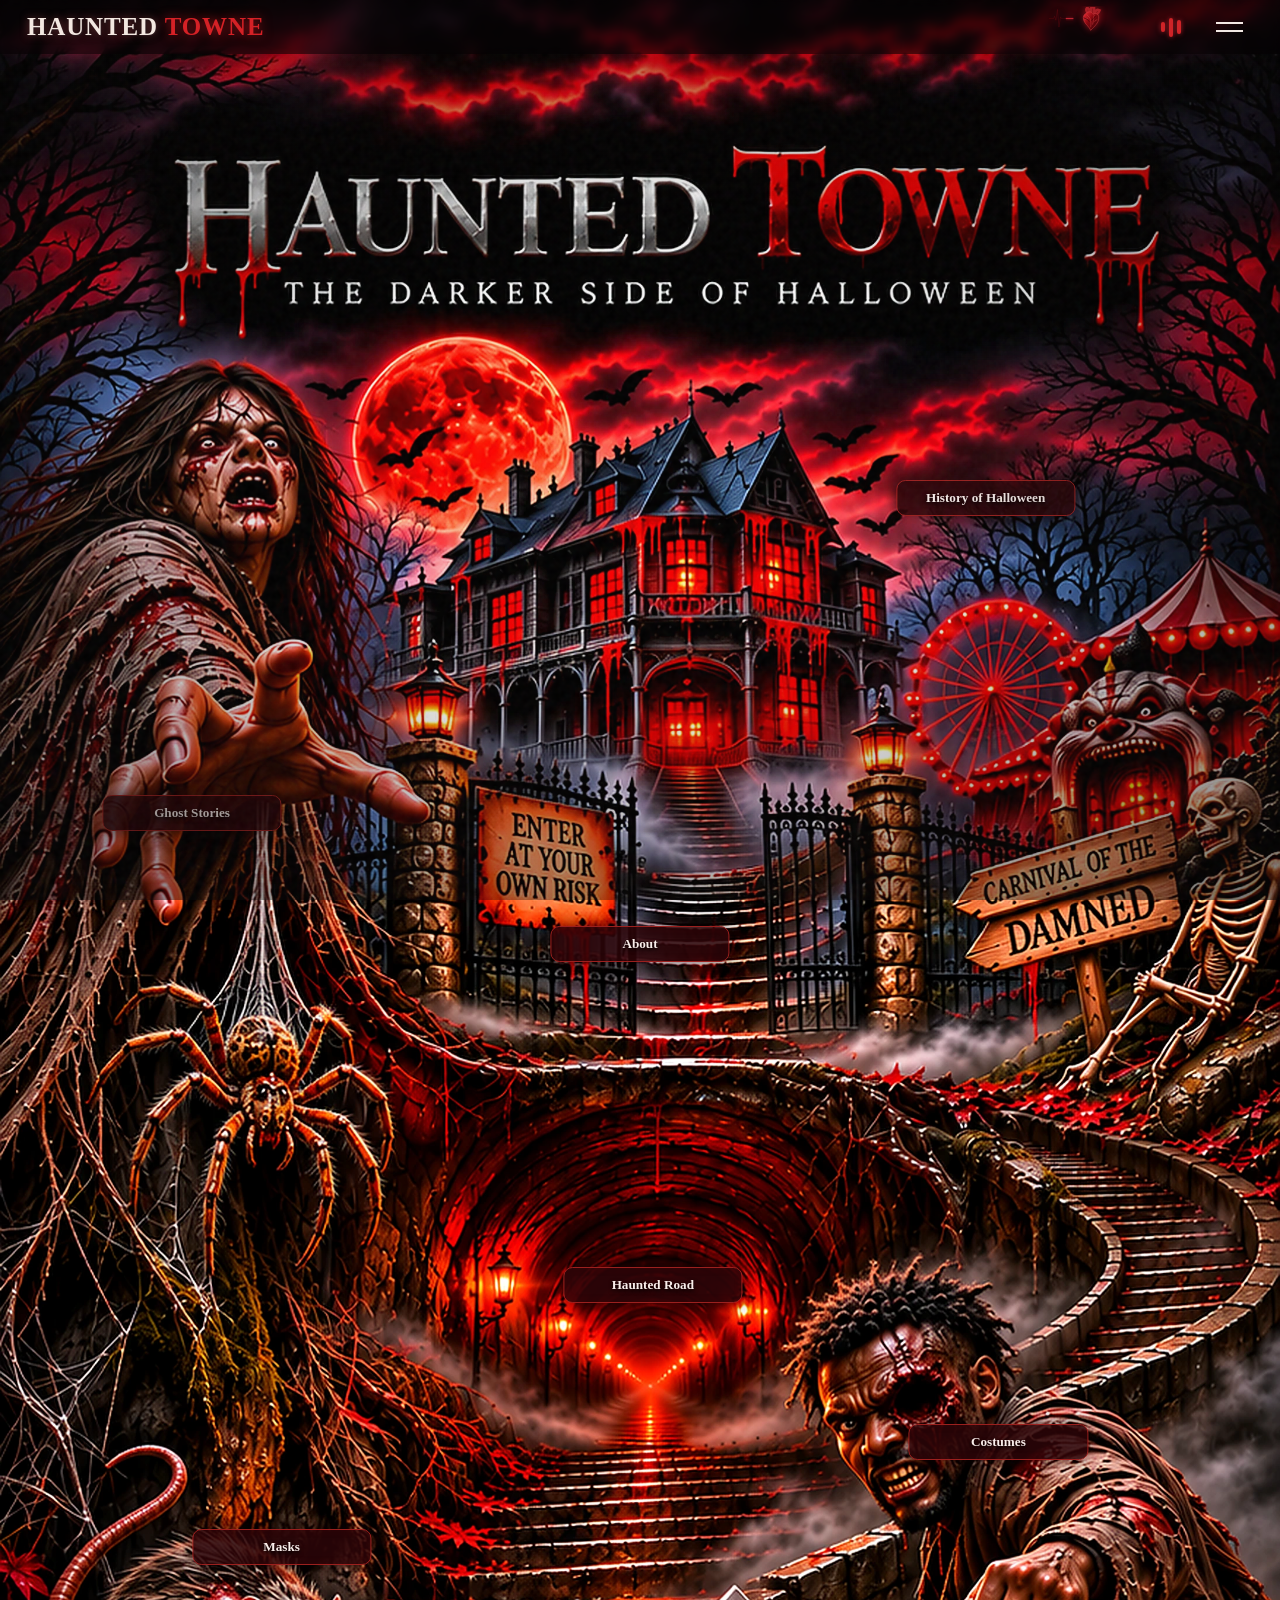
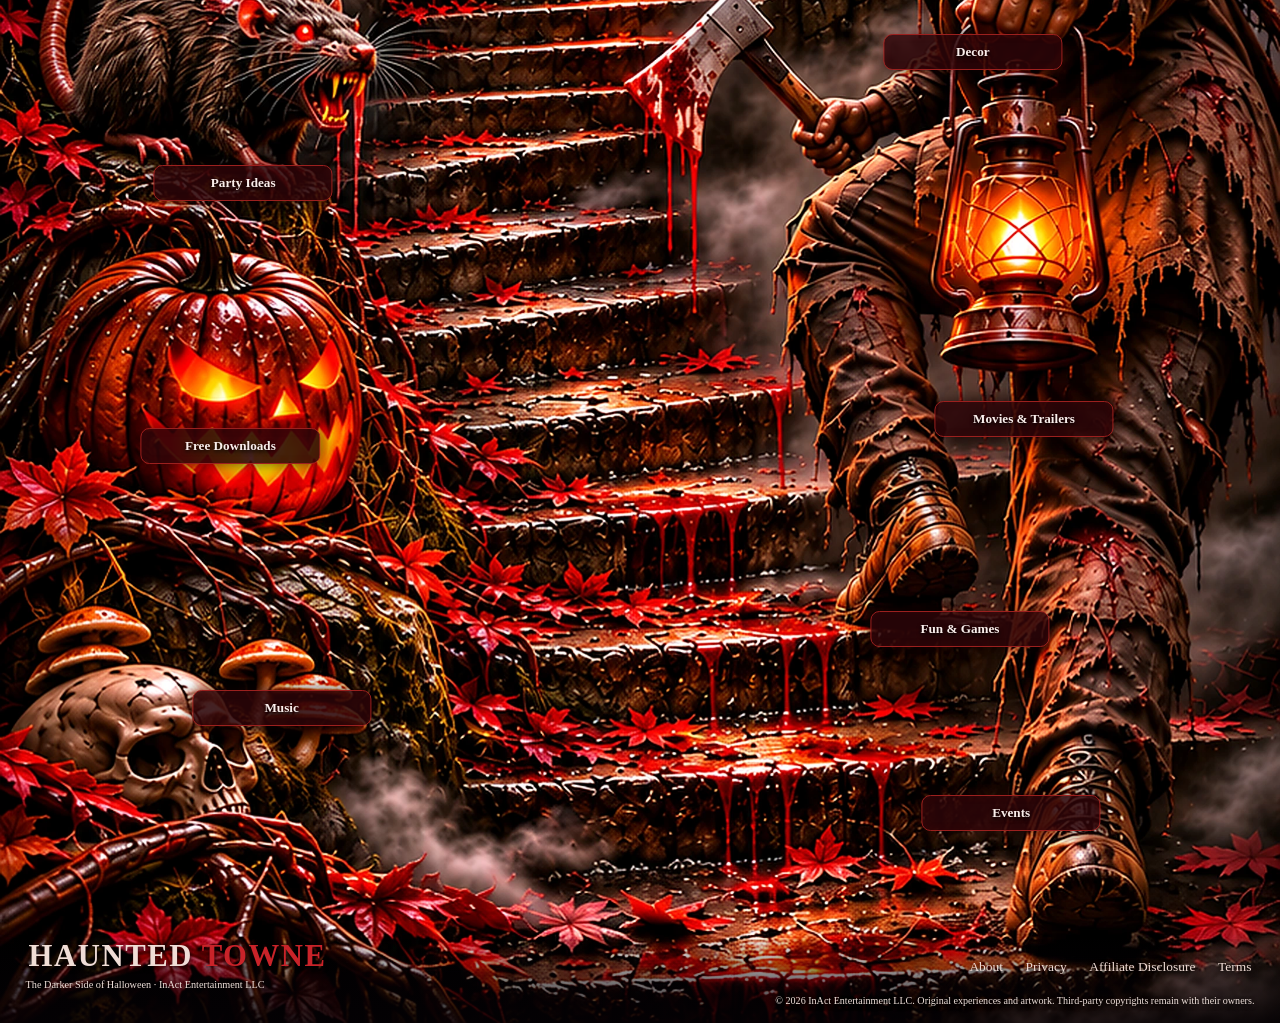
<file: index.html>
<!doctype html>
<html lang="en"><head>
<meta charset="utf-8"><meta name="viewport" content="width=device-width,initial-scale=1">
<meta name="theme-color" content="#080506">
<meta name="description" content="Enter Haunted Towne: spooky interactive stories, Halloween recipes, free games, top 100 horror movies and books, costumes and masks, and local event discovery.">
<meta property="og:title" content="Haunted Towne — Halloween by InAct Entertainment">
<meta property="og:description" content="Follow the haunted road. Discover Halloween stories, scares, recipes, free games, and more.">
<link rel="icon" href="./assets/icon.svg" type="image/svg+xml">
<link rel="manifest" href="./manifest.webmanifest"><link rel="stylesheet" href="./styles.css"><link rel="stylesheet" href="./adult-horror.css"><link rel="stylesheet" href="./media-gallery.css">
<title>Haunted Towne | Halloween by InAct Entertainment LLC</title>
<script defer src="./data/catalog.js?v=20261031reorder2026"></script>
<script defer src="./app.js?v=20261031theaterfix1"></script>
<script defer src="./story-complete.js"></script>
<script defer src="./library-expansion.js"></script>
<script defer src="./media-source.js"></script>
<script defer src="./media-gallery.js?v=20261031horrorbanner"></script><script defer src="./movie-profile-template.js?v=20261030movieprofile3"></script>
<link rel="stylesheet" href="./blood-theme.css">
<link rel="stylesheet" href="./marketplace-shell.css"><script defer src="./marketplace-shell.js?v=20261028build45"></script>
<link rel="stylesheet" href="./cinematic-engine.css">
<link rel="stylesheet" href="./chapter-game-effects.css">
<link rel="stylesheet" href="./scene-design.css">
<script defer src="./scene-design.js"></script>
<link rel="stylesheet" href="./homepage-cinematic.css">
<script defer src="./homepage-cinematic.js"></script>
<link rel="stylesheet" href="./approved-homepage.css">
<script defer src="./approved-homepage.js"></script>
<link rel="stylesheet" href="./final-home-navigation.css">
<script defer src="./final-home-navigation.js"></script>
<link rel="stylesheet" href="./unified-site-shell.css">
<script defer src="./unified-site-shell.js"></script>
<link rel="stylesheet" href="./nine-image-home.css?v=20261027i">
<script defer src="./nine-image-home.js?v=20261027h"></script>
<link rel="stylesheet" href="./haunted-global-nav.css?v=20261027d"><script defer src="./haunted-global-nav.js?v=20261027c"></script><link rel="stylesheet" href="./haunted-interactions.css?v=20261027road4"><link rel="stylesheet" href="./haunted-page-banners.css?v=20261028phase123"><script defer src="./haunted-page-banners.js?v=20261029recipes2"></script><link rel="stylesheet" href="./road-cards-final.css?v=20261029roadwide"><link rel="stylesheet" href="./road-location-scenes.css?v=20261028phase123"><link rel="stylesheet" href="./collections-and-recipes.css?v=20261029recipes3"><link rel="stylesheet" href="./mobile-performance-build6.css?v=20261029roadwide"><link rel="stylesheet" href="./haunted-full-bleed.css?v=20261029fullbleed2"><link rel="stylesheet" href="./cinema-modern-classics.css?v=20261029cinema"><link rel="stylesheet" href="./movie-profile-template.css?v=20261030movieprofile"><link rel="stylesheet" href="./cinema-theater-polish.css?v=20261031horrorbanner"></head><body>
<a class="skip" href="#content">Skip to content</a>
<div id="header"></div><main id="content" tabindex="-1"></main><div id="footer"></div>
<div id="toast" role="status" aria-live="polite"></div>
<script defer src="./cinematic-engine.js?v=20261027i"></script>
<script defer src="./chapter-game-effects.js"></script>
<script defer src="./haunted-interactions.js?v=20261027c"></script></body></html>
</file>
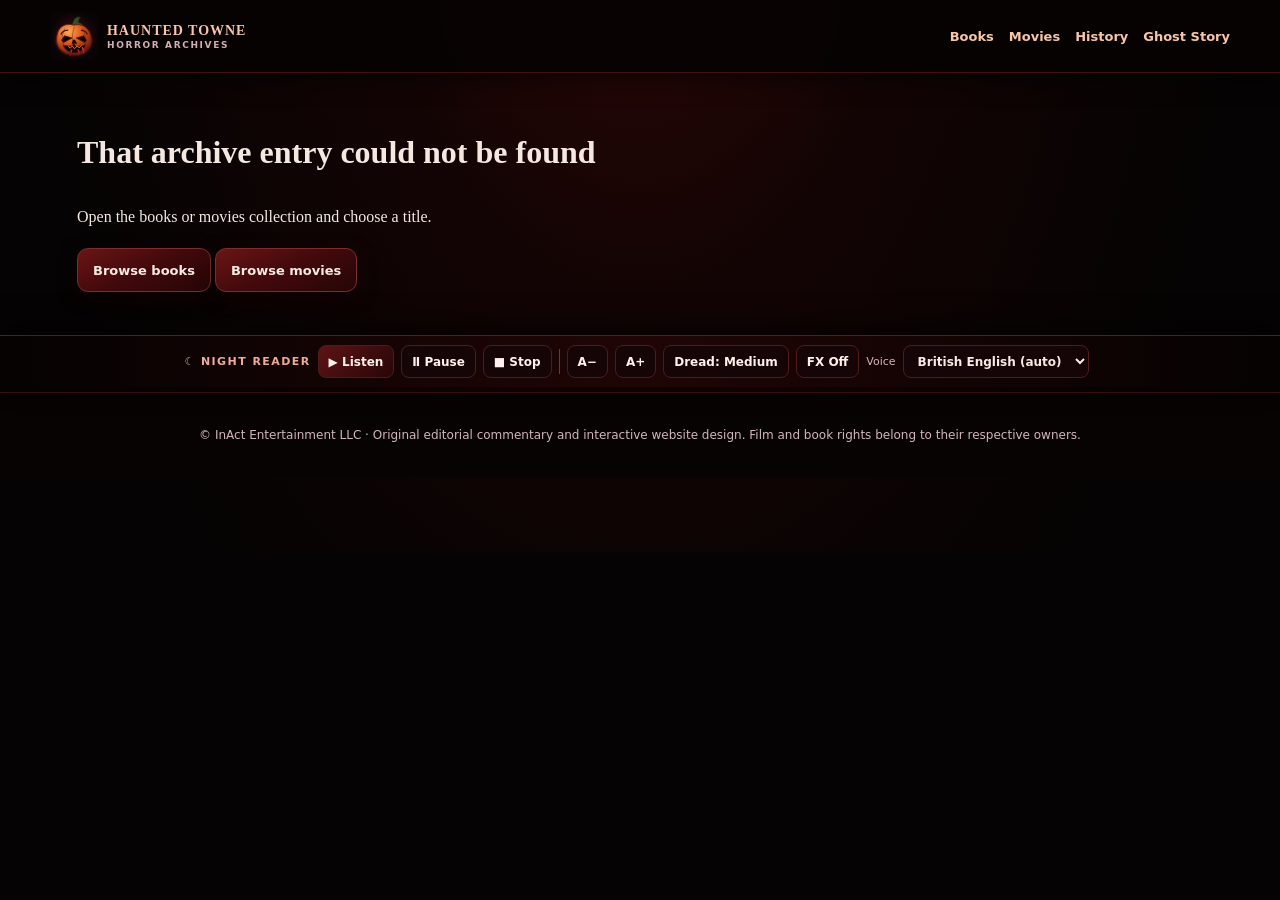
<file: detail.html>
<!doctype html>
<html lang="en"><head><meta charset="utf-8"><meta name="viewport" content="width=device-width,initial-scale=1">
<meta name="theme-color" content="#100508">
<meta name="description" content="Explore a horror movie or book in Haunted Towne with a curated overview, themes, and related titles.">
<title>Haunted Towne — Horror Library Details</title>
<link rel="icon" href="./assets/icon.svg" type="image/svg+xml">
<link rel="stylesheet" href="./detail.css"><link rel="stylesheet" href="./reader-bar.css">
<script defer src="./data/catalog.js"></script>
<script defer src="./detail-notes.js"></script>
<script defer src="./media-source.js"></script>
<script defer src="./detail.js"></script>
<script defer src="./reader-bar.js"></script>
<link rel="stylesheet" href="./blood-theme.css">
</head><body>
<header class="ht-detail-nav"><a href="./index.html#home" class="ht-brand"><img src="./assets/icon.svg" alt=""><span>HAUNTED TOWNE<small>HORROR ARCHIVES</small></span></a><nav><a href="./index.html#books">Books</a><a href="./index.html#movies">Movies</a><a href="./history.html">History</a><a href="./story.html">Ghost Story</a></nav></header>
<main id="ht-detail-root"><div class="ht-detail-wrap"><p class="ht-kicker">THE HAUNTED ARCHIVE</p><h1>Opening the forbidden files…</h1></div></main>
<footer class="ht-detail-footer">© InAct Entertainment LLC · Original editorial commentary and interactive website design. Film and book rights belong to their respective owners.</footer></body></html>
</file>
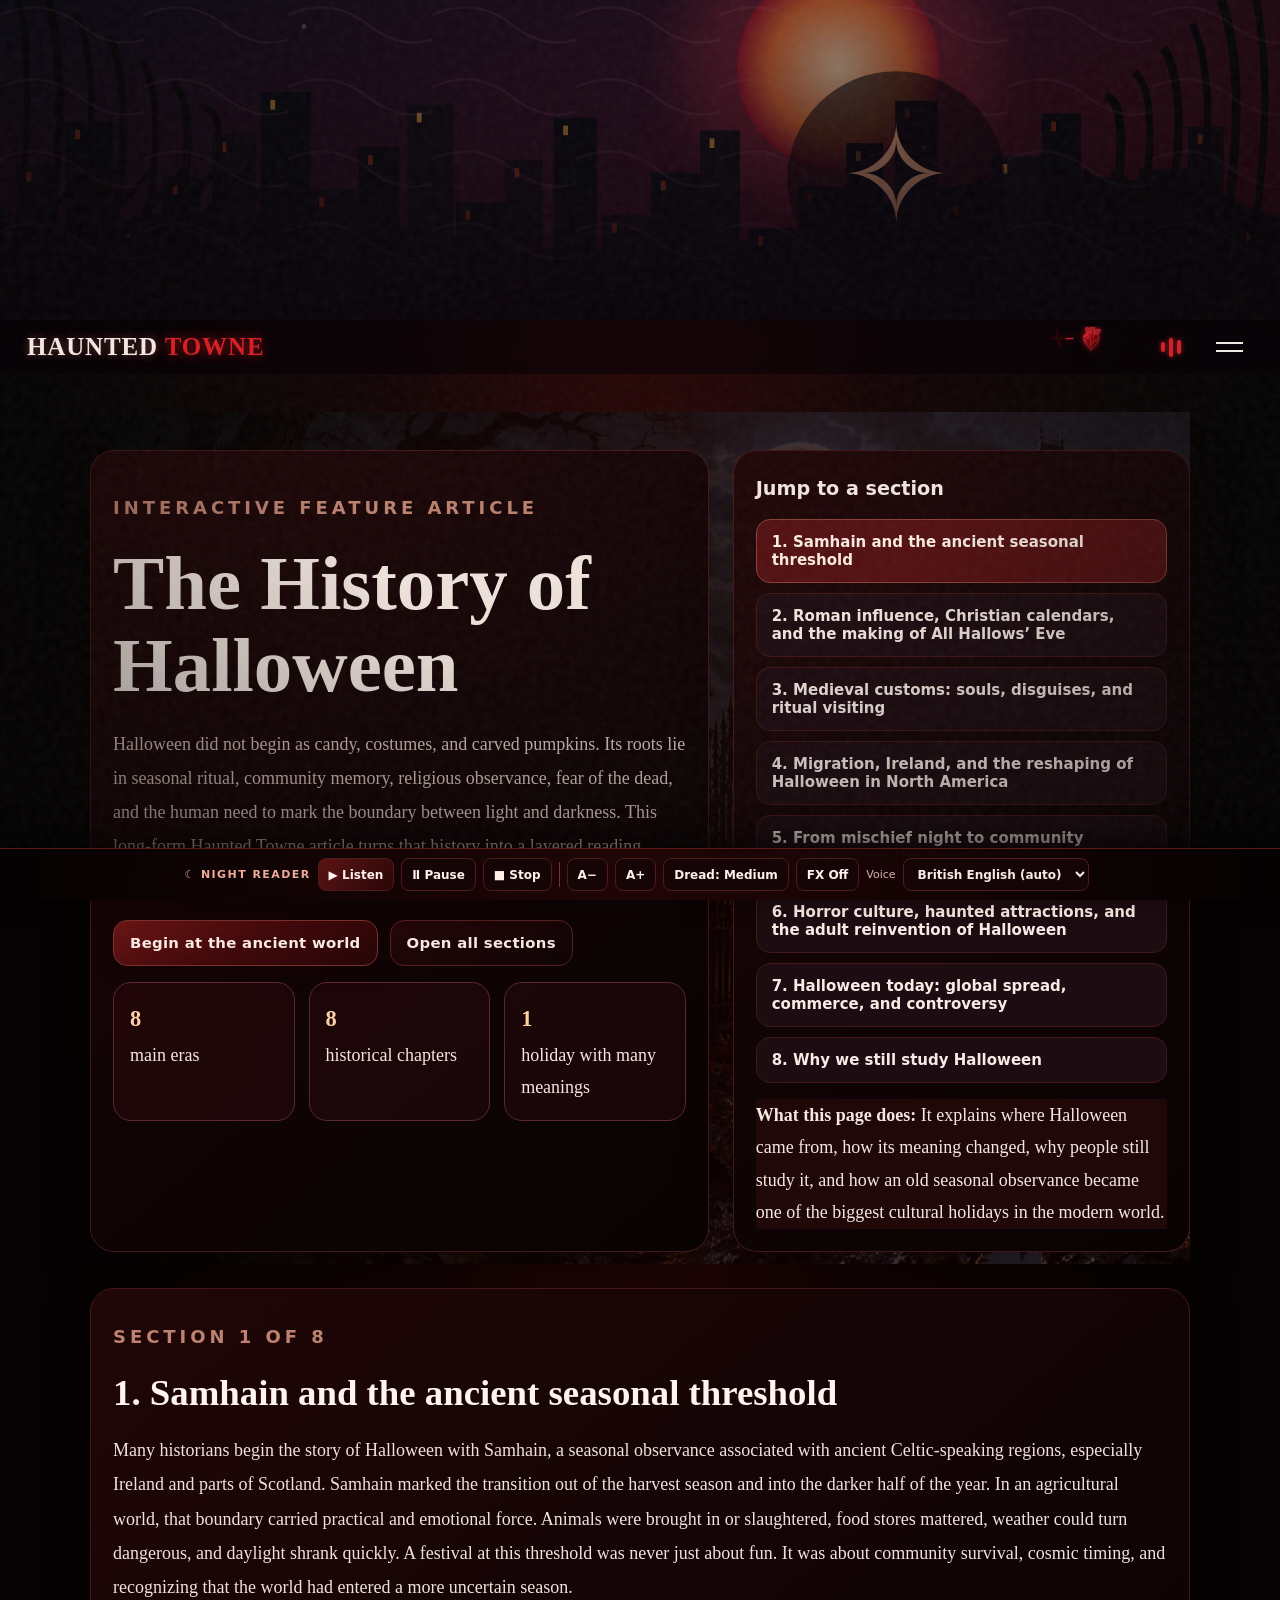
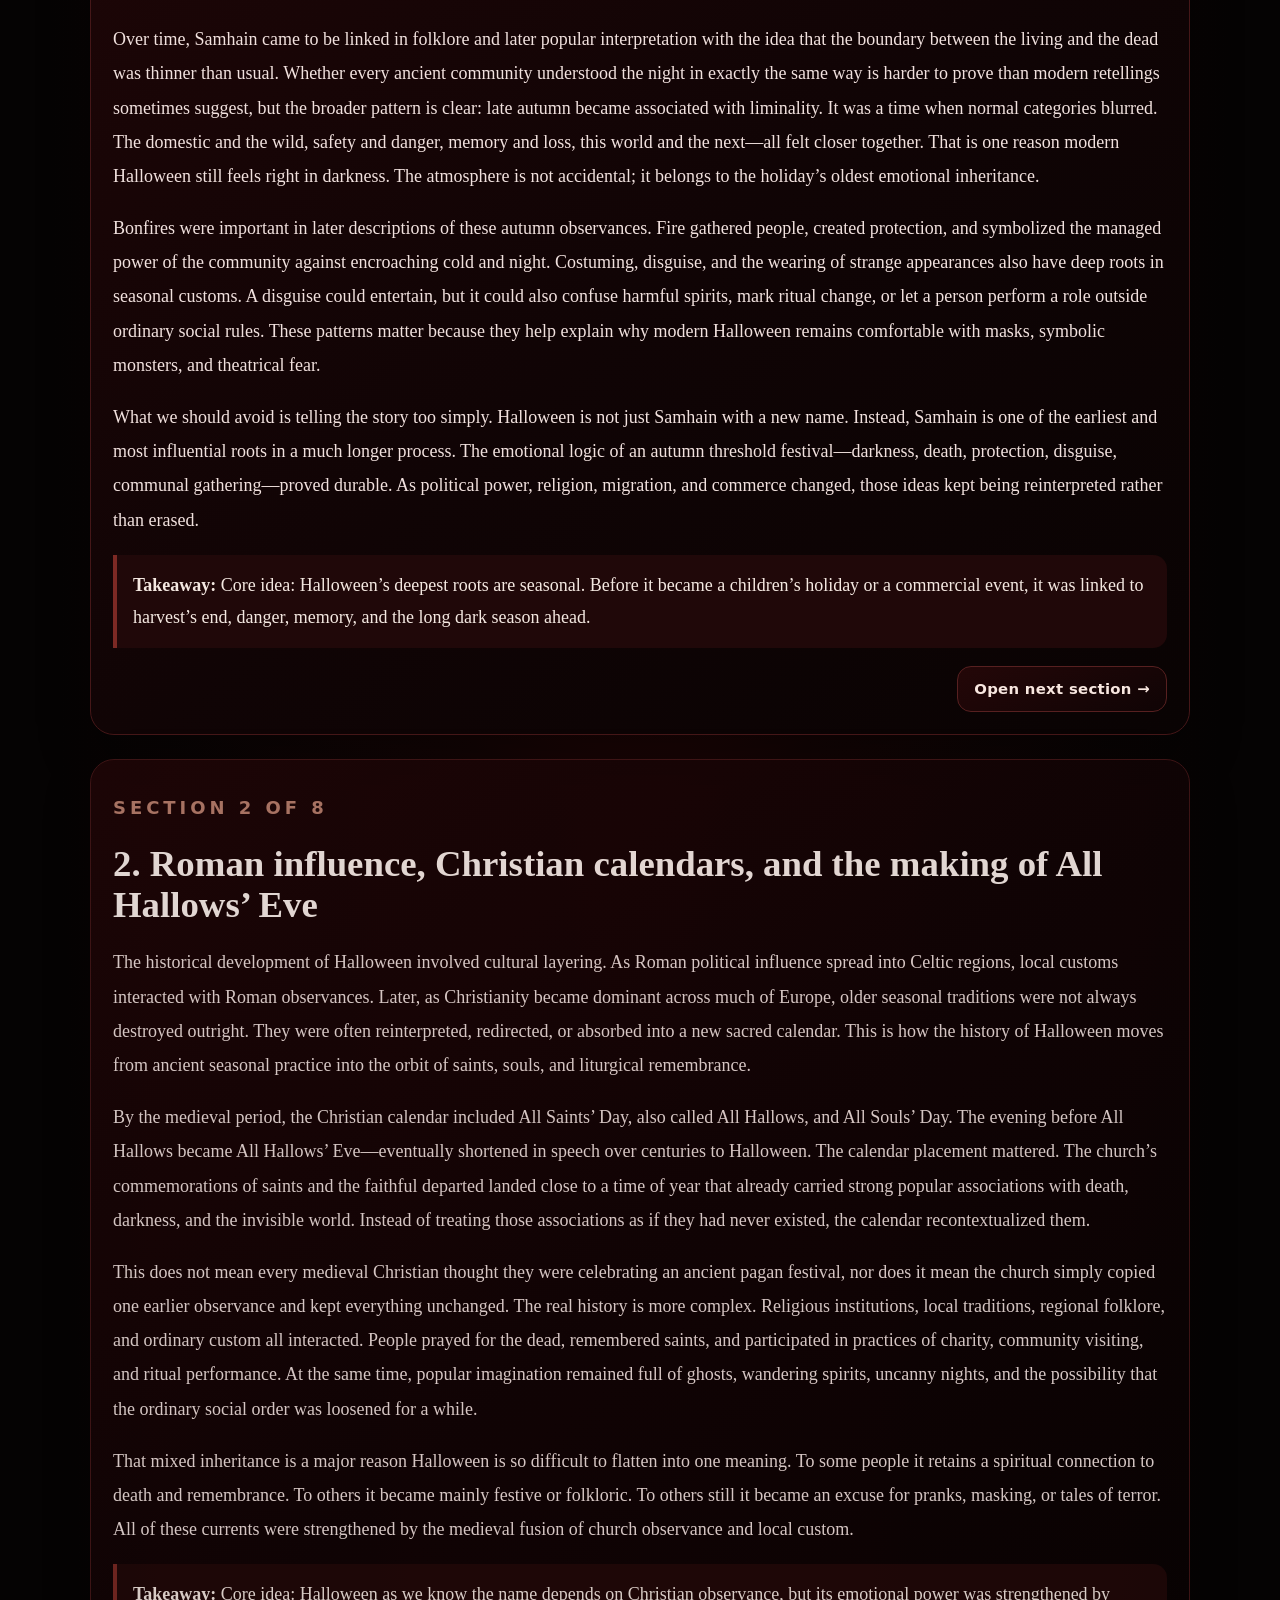
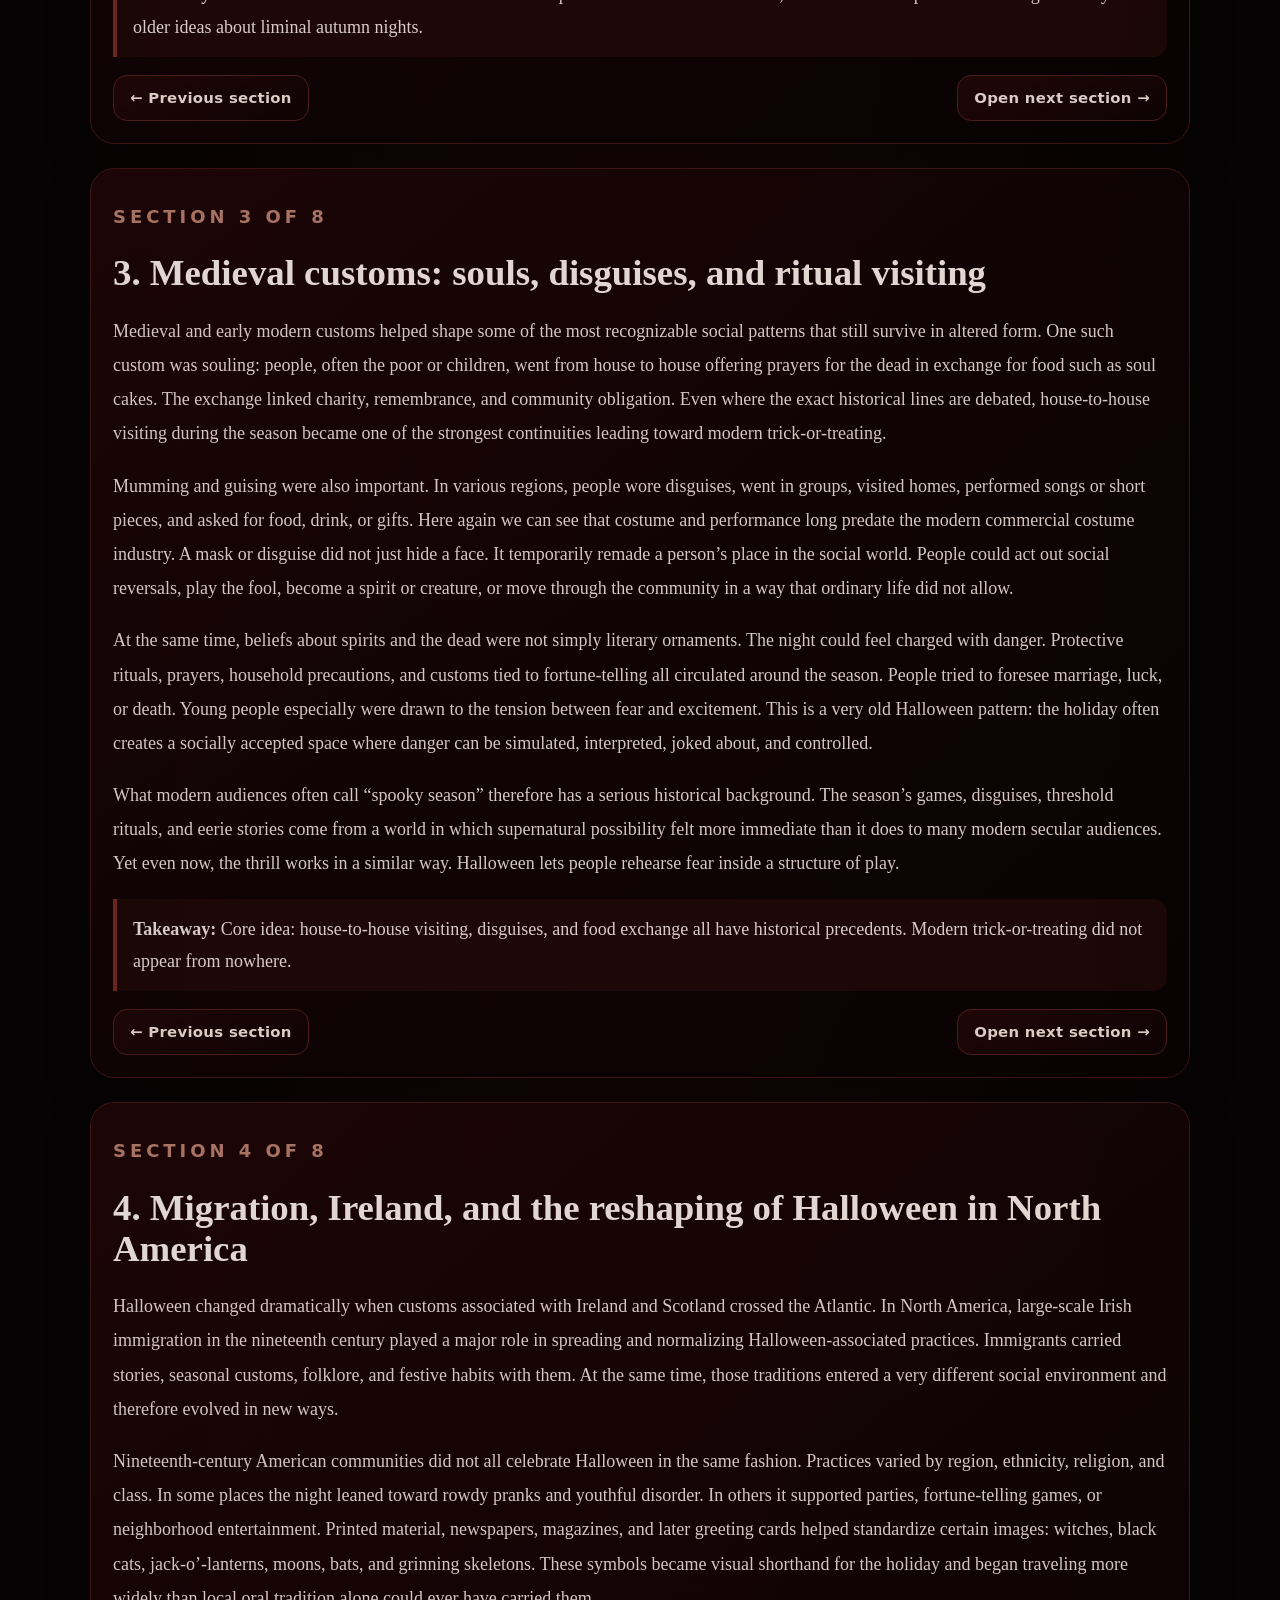
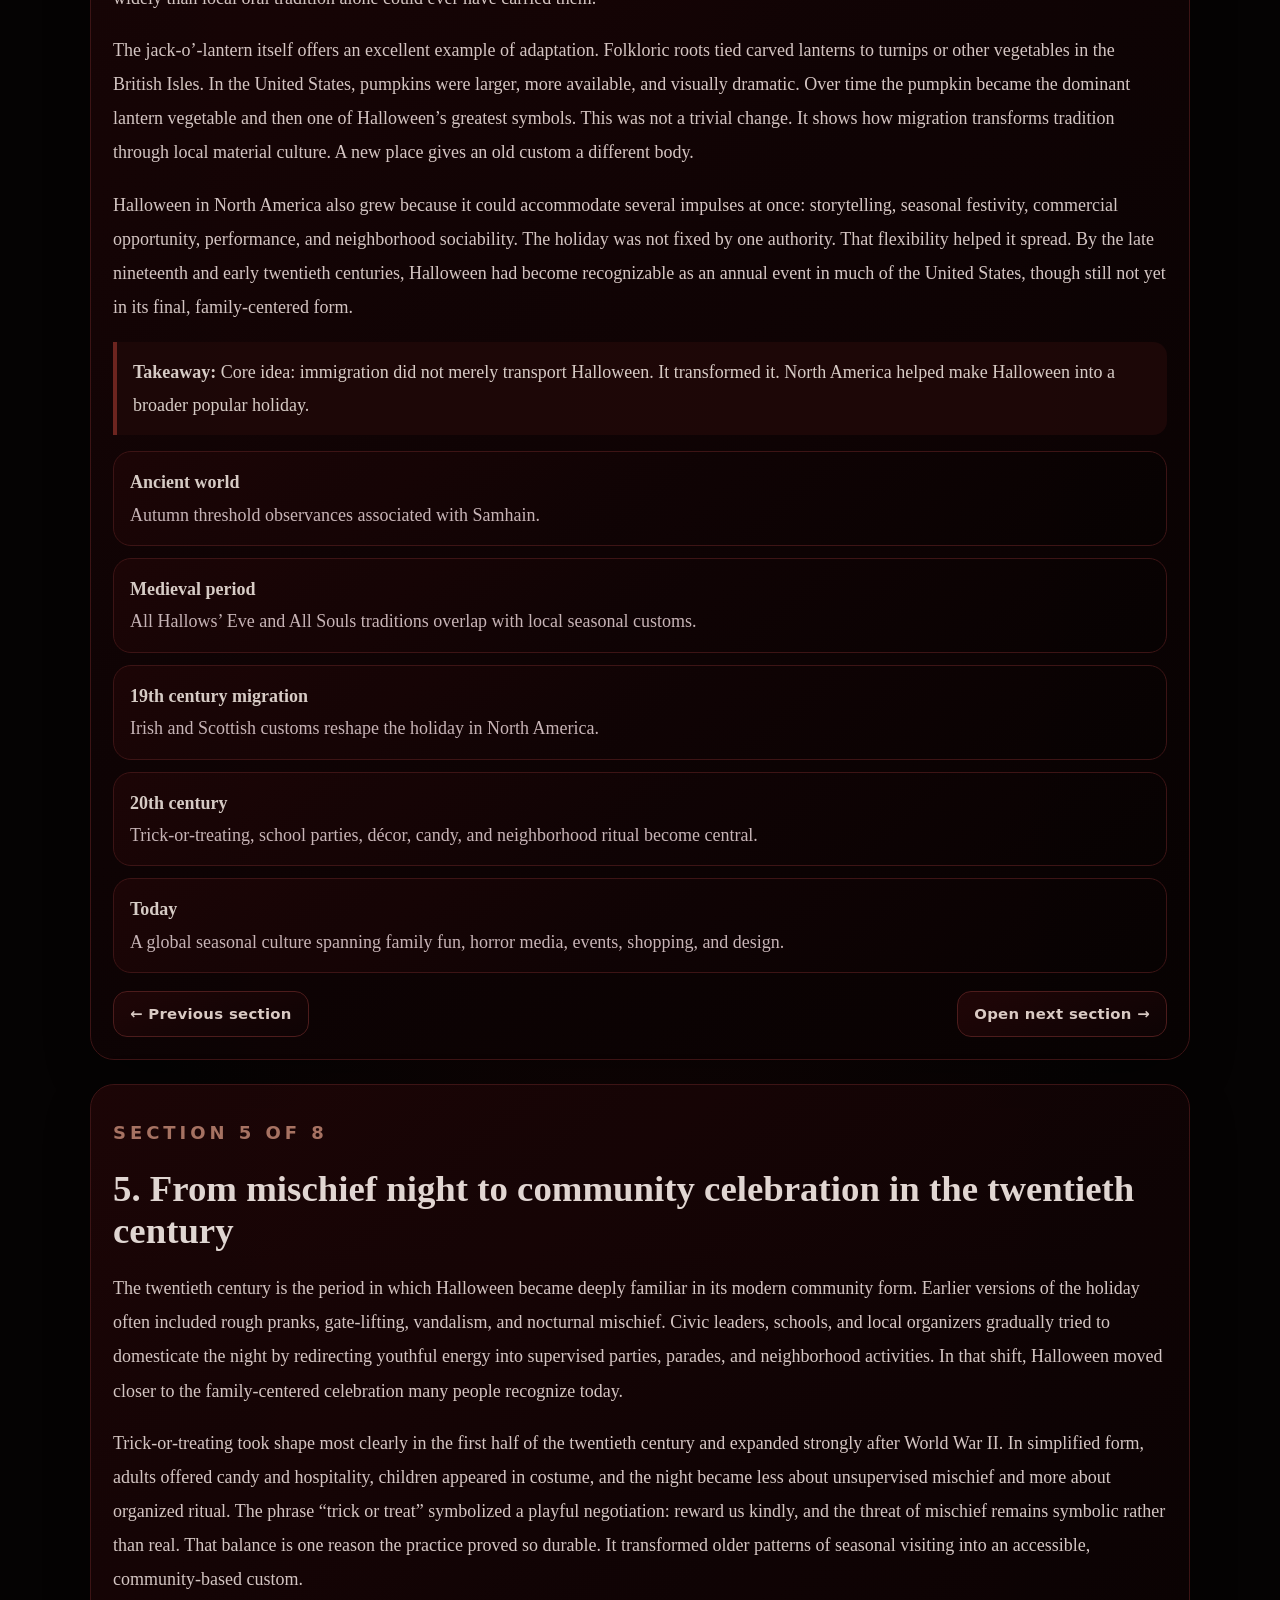
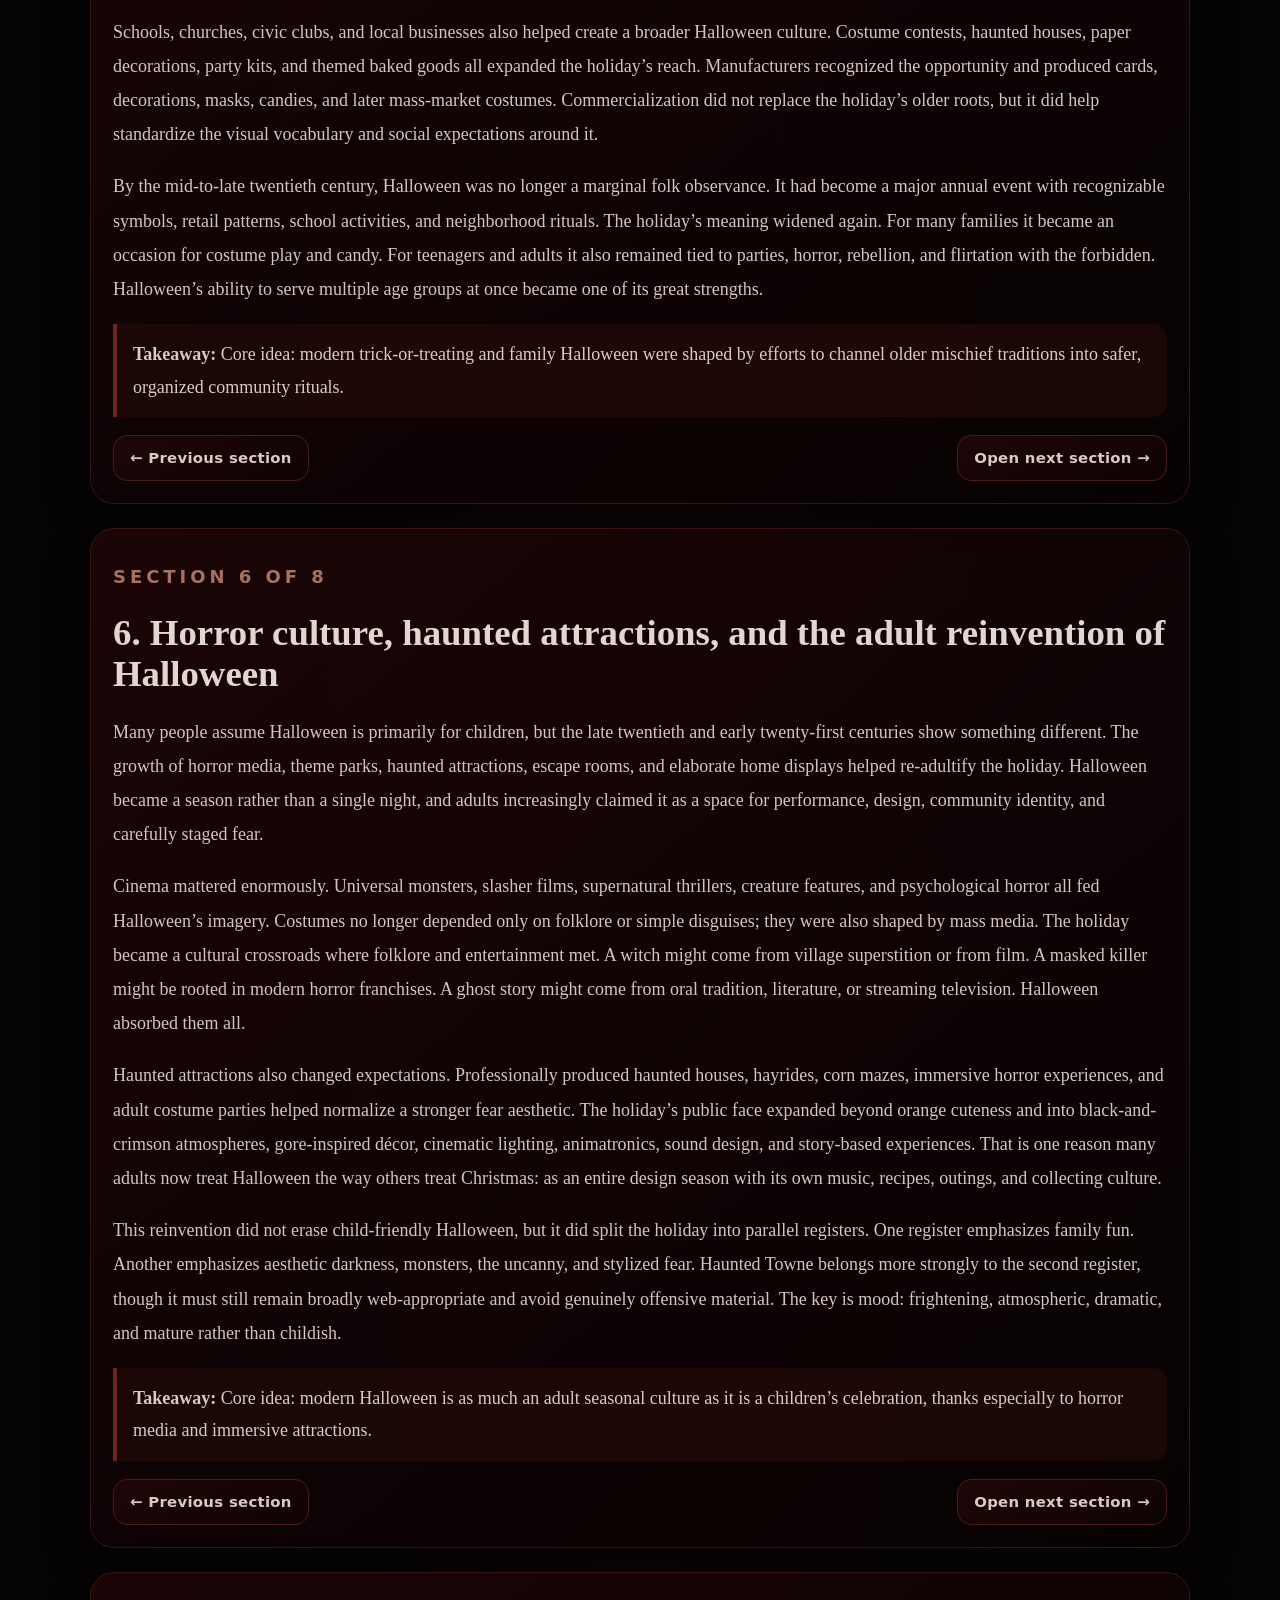
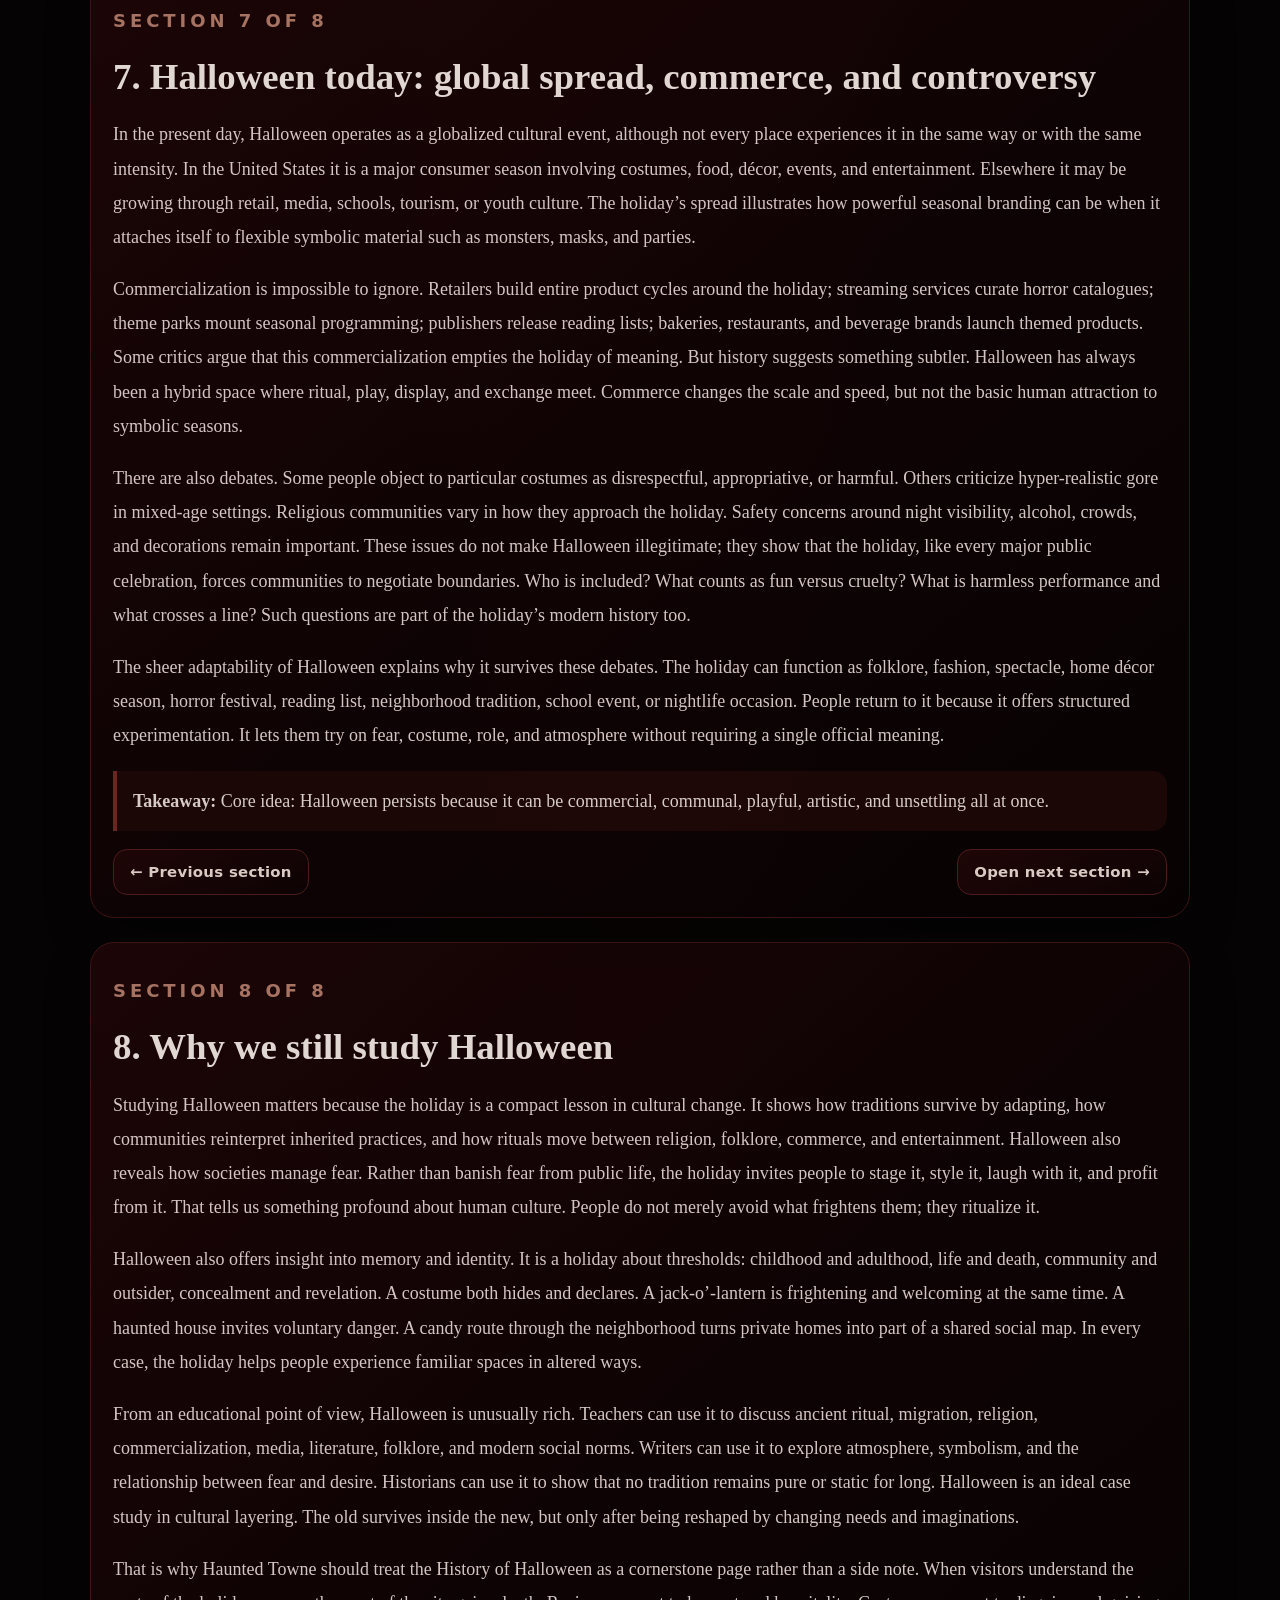
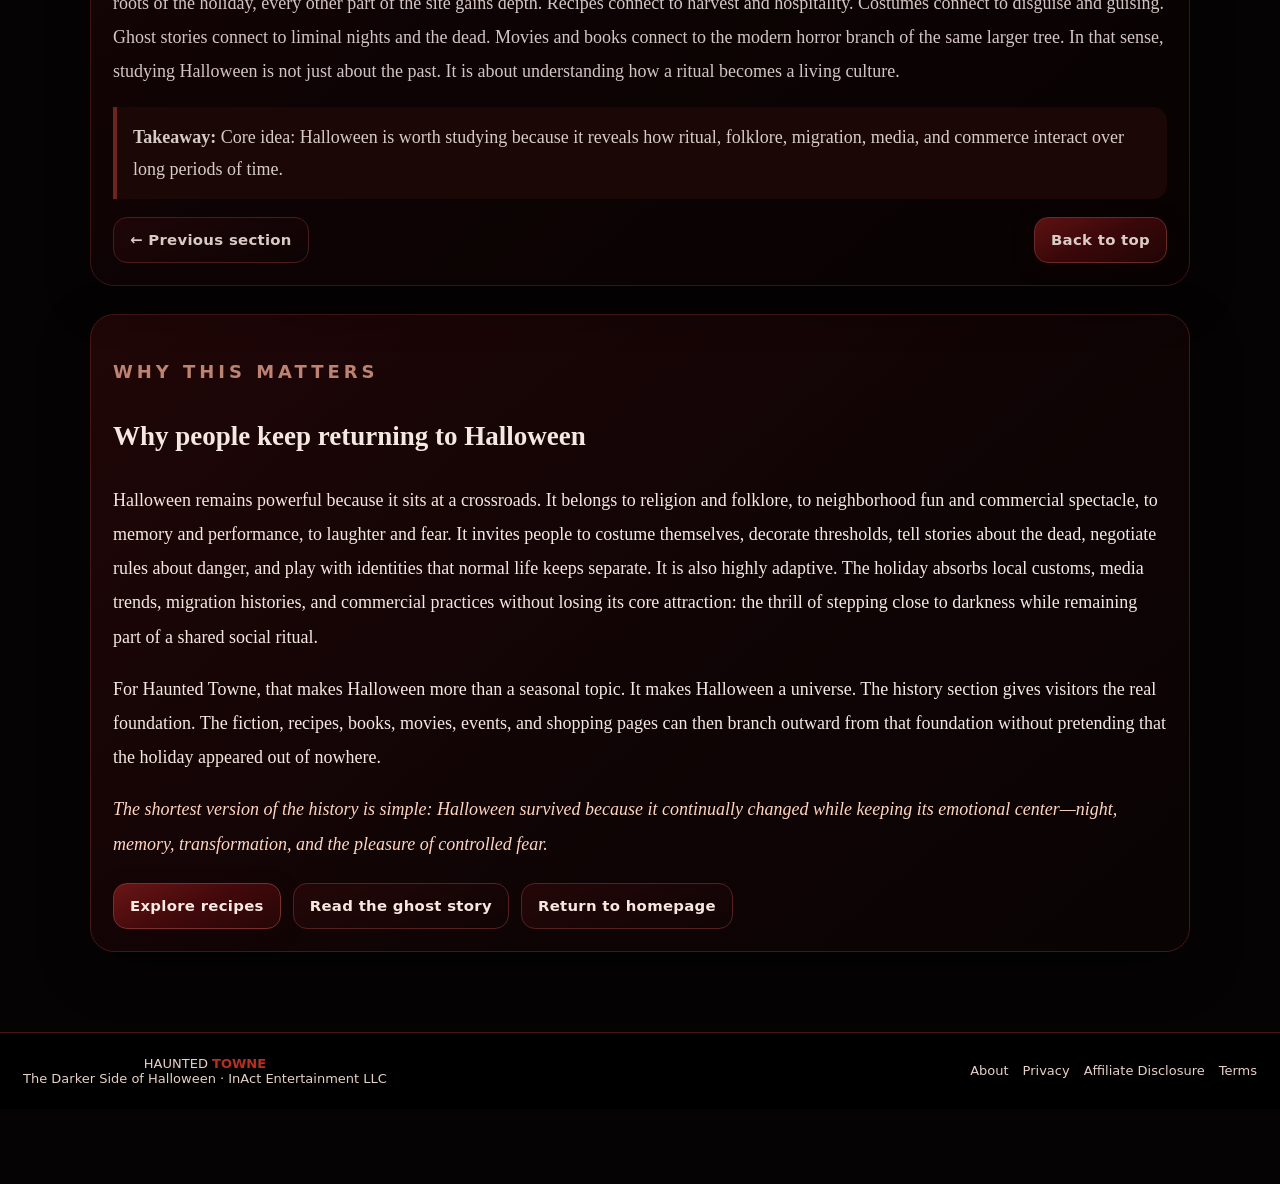
<file: history.html>
<!doctype html>
<html lang="en">
<head>
<meta charset="utf-8">
<meta name="viewport" content="width=device-width,initial-scale=1">
<meta name="theme-color" content="#120608">
<title>History of Halloween · Haunted Towne</title>
<meta name="description" content="Explore the real history of Halloween through an interactive, darkly atmospheric article experience.">
<style>
:root{color-scheme:dark;--bg:#070506;--bg2:#11080b;--panel:#170b0f;--panel2:#241014;--line:#66303c;--text:#f7ece6;--sub:#d3bec1;--blood:#7b1021;--blood2:#4b0912;--ember:#dc7b31;--gold:#f2c28f}
*{box-sizing:border-box}html{scroll-behavior:smooth}body{margin:0;background:radial-gradient(circle at top,#27070f 0%,#110507 28%,#050405 75%);color:var(--text);font:18px/1.8 Georgia,serif}a{color:#ffd0a5}button{font:700 15px system-ui,sans-serif;cursor:pointer}.top{position:sticky;top:0;z-index:1000;border-bottom:1px solid #51212c;background:rgba(10,4,6,.92);backdrop-filter:blur(12px)}.topin{width:min(1180px,calc(100% - 32px));margin:auto;min-height:76px;display:flex;align-items:center;justify-content:space-between;gap:16px}.brand{display:flex;gap:12px;align-items:center;text-decoration:none;color:var(--text);font:800 1rem/1.2 system-ui,sans-serif;letter-spacing:.09em}.brand img{width:52px;height:52px;border-radius:999px;box-shadow:0 0 18px rgba(177,36,54,.45)}.brand small{display:block;font-size:.62rem;letter-spacing:.18em;text-transform:uppercase;color:#d8bcc4}.shell{width:min(1100px,calc(100% - 32px));margin:auto;padding:38px 0 80px}.hero{padding:38px 0 12px}.eyebrow{text-transform:uppercase;letter-spacing:.22em;font:800 .78rem system-ui,sans-serif;color:#e89b62}.hero h1{font:900 clamp(2.4rem,6vw,5.3rem)/1.07 Georgia,serif;margin:.15em 0 .25em}.hero .lead{font-size:1.12rem;color:#ecd8d7;max-width:880px}.hero-grid{display:grid;grid-template-columns:1.15fr .85fr;gap:24px;align-items:stretch}.panel{background:linear-gradient(180deg,rgba(28,12,16,.97),rgba(18,8,12,.98));border:1px solid var(--line);border-radius:24px;padding:22px;box-shadow:0 18px 50px rgba(0,0,0,.35)}.actions{display:flex;flex-wrap:wrap;gap:12px;margin-top:22px}.button,.button2,.ghost{display:inline-flex;align-items:center;justify-content:center;min-height:46px;padding:0 16px;border-radius:14px;text-decoration:none;font:800 .93rem system-ui,sans-serif;letter-spacing:.02em}.button{background:linear-gradient(180deg,#8b1b2b,#60101b);border:1px solid #c55a65;color:#fff6f1}.button2{background:linear-gradient(180deg,#312228,#201419);border:1px solid #84515c;color:#fff1ea}.ghost{background:transparent;border:1px solid #6b3c46;color:#f1d2ca}.stats{display:grid;grid-template-columns:repeat(3,1fr);gap:14px;margin-top:16px}.stat{padding:16px;border:1px solid #5b2833;border-radius:18px;background:rgba(122,16,33,.12)}.stat strong{display:block;font-size:1.4rem;color:#ffd0a5}.toc{position:sticky;top:95px}.toc h2{font:800 1.2rem/1.2 system-ui,sans-serif;margin:.2em 0 1em}.toc-list{display:grid;gap:10px}.toc-list button{width:100%;text-align:left;padding:13px 15px;background:#1d0c11;border:1px solid #60303c;border-radius:14px;color:#f8ebe5}.toc-list button.active,.toc-list button:hover,.toc-list button:focus-visible{background:linear-gradient(180deg,#7e1626,#52111a);border-color:#e39b67}.section{margin:24px 0 0;opacity:.88;transform:translateY(0);transition:opacity .35s ease, transform .35s ease}.section.open{opacity:1}.section h2{font:800 clamp(1.55rem,3vw,2.3rem)/1.12 Georgia,serif;margin:.1em 0 .55em;color:#fff4ef}.section p{margin:.5em 0 1em;color:#f1e1de}.section .sub{color:#e2cdd0}.section .callout{border-left:4px solid #c86a54;background:rgba(200,63,63,.08);padding:14px 16px;border-radius:0 14px 14px 0;margin:16px 0}.section-nav{display:flex;justify-content:space-between;gap:12px;margin-top:18px}.note{font-size:.92rem;color:#d0bac0}.timeline{display:grid;gap:12px}.milestone{padding:14px 16px;border:1px solid #5f2b36;border-radius:18px;background:rgba(255,255,255,.02)}.soundbar{display:flex;justify-content:space-between;gap:14px;align-items:center;margin-top:16px}.soundbar label{display:flex;gap:10px;align-items:center;font:700 .9rem system-ui,sans-serif;color:#f2d8d6}.soundbar{display:none}.hidden{display:none}.endcap{margin-top:28px}.quote{font-style:italic;color:#ffd6c0}@media(max-width:900px){.hero-grid{grid-template-columns:1fr}.toc{position:static}.stats{grid-template-columns:1fr}}@media(max-width:640px){body{font-size:17px}.topin{min-height:70px}.brand img{width:42px;height:42px}.hero h1{font-size:clamp(2rem,11vw,3.4rem)}}
</style>
<link rel="stylesheet" href="./reader-bar.css">
<link rel="stylesheet" href="./blood-theme.css">
<link rel="stylesheet" href="./cinematic-engine.css">
<link rel="stylesheet" href="./reading-shell.css">
<link rel="stylesheet" href="./haunted-global-nav.css"><script defer src="./haunted-global-nav.js"></script><link rel="stylesheet" href="./haunted-interactions.css"><style>body:before{content:"";display:block;height:clamp(190px,25vw,340px);background:linear-gradient(0deg,#090309,transparent),url("./assets/banner-history.svg") center/cover no-repeat}</style></head>
<body>
<header class="top"><div class="topin"><a class="brand" href="./index.html#home"><img src="./assets/icon.svg" alt="Haunted Towne logo"><span>HAUNTED TOWNE<small>History of Halloween</small></span></a><nav class="actions" aria-label="Quick navigation"><a class="ghost" href="./story.html">Interactive Ghost Story</a><a class="button2" href="./index.html#books">Books</a><a class="button2" href="./index.html#movies">Movies</a></nav></div></header>
<main class="shell">
  <section class="hero hero-grid">
    <div class="panel">
      <p class="eyebrow">Interactive feature article</p>
      <h1>The History of Halloween</h1>
      <p class="lead">Halloween did not begin as candy, costumes, and carved pumpkins. Its roots lie in seasonal ritual, community memory, religious observance, fear of the dead, and the human need to mark the boundary between light and darkness. This long-form Haunted Towne article turns that history into a layered reading experience.</p>
      <div class="actions"><a href="#section-0" class="button" id="beginBtn">Begin at the ancient world</a><button class="button2" id="openAllBtn" type="button">Open all sections</button></div>
      <div class="soundbar"><label><input id="soundToggle" type="checkbox"> Spooky transition sounds</label><span class="note">Off by default. Short, subtle tones only.</span></div>
      <div class="stats"><div class="stat"><strong>8</strong><span>main eras</span></div><div class="stat"><strong>8</strong><span>historical chapters</span></div><div class="stat"><strong>1</strong><span>holiday with many meanings</span></div></div>
    </div>
    <aside class="panel toc">
      <h2>Jump to a section</h2>
      <div class="toc-list" id="tocList"></div>
      <div class="callout" style="margin-top:16px"><strong>What this page does:</strong> It explains where Halloween came from, how its meaning changed, why people still study it, and how an old seasonal observance became one of the biggest cultural holidays in the modern world.</div>
    </aside>
  </section>
  <div id="sections"></div>
  <section class="panel endcap">
    <p class="eyebrow">Why this matters</p>
    <h2>Why people keep returning to Halloween</h2>
    <p>Halloween remains powerful because it sits at a crossroads. It belongs to religion and folklore, to neighborhood fun and commercial spectacle, to memory and performance, to laughter and fear. It invites people to costume themselves, decorate thresholds, tell stories about the dead, negotiate rules about danger, and play with identities that normal life keeps separate. It is also highly adaptive. The holiday absorbs local customs, media trends, migration histories, and commercial practices without losing its core attraction: the thrill of stepping close to darkness while remaining part of a shared social ritual.</p>
    <p>For Haunted Towne, that makes Halloween more than a seasonal topic. It makes Halloween a universe. The history section gives visitors the real foundation. The fiction, recipes, books, movies, events, and shopping pages can then branch outward from that foundation without pretending that the holiday appeared out of nowhere.</p>
    <p class="quote">The shortest version of the history is simple: Halloween survived because it continually changed while keeping its emotional center—night, memory, transformation, and the pleasure of controlled fear.</p>
    <div class="actions"><a class="button" href="./index.html#recipes">Explore recipes</a><a class="button2" href="./story.html">Read the ghost story</a><a class="ghost" href="./index.html#home">Return to homepage</a></div>
  </section>
</main>
<footer style="padding:35px 20px;text-align:center;background:#090507;border-top:1px solid #642938;color:#d7b6bd;font:13px system-ui">Haunted Towne — Halloween History · InAct Entertainment LLC</footer>
<script>
const sectionsData=[
{
  title:'1. Samhain and the ancient seasonal threshold',
  text:[
    'Many historians begin the story of Halloween with Samhain, a seasonal observance associated with ancient Celtic-speaking regions, especially Ireland and parts of Scotland. Samhain marked the transition out of the harvest season and into the darker half of the year. In an agricultural world, that boundary carried practical and emotional force. Animals were brought in or slaughtered, food stores mattered, weather could turn dangerous, and daylight shrank quickly. A festival at this threshold was never just about fun. It was about community survival, cosmic timing, and recognizing that the world had entered a more uncertain season.',
    'Over time, Samhain came to be linked in folklore and later popular interpretation with the idea that the boundary between the living and the dead was thinner than usual. Whether every ancient community understood the night in exactly the same way is harder to prove than modern retellings sometimes suggest, but the broader pattern is clear: late autumn became associated with liminality. It was a time when normal categories blurred. The domestic and the wild, safety and danger, memory and loss, this world and the next—all felt closer together. That is one reason modern Halloween still feels right in darkness. The atmosphere is not accidental; it belongs to the holiday’s oldest emotional inheritance.',
    'Bonfires were important in later descriptions of these autumn observances. Fire gathered people, created protection, and symbolized the managed power of the community against encroaching cold and night. Costuming, disguise, and the wearing of strange appearances also have deep roots in seasonal customs. A disguise could entertain, but it could also confuse harmful spirits, mark ritual change, or let a person perform a role outside ordinary social rules. These patterns matter because they help explain why modern Halloween remains comfortable with masks, symbolic monsters, and theatrical fear.',
    'What we should avoid is telling the story too simply. Halloween is not just Samhain with a new name. Instead, Samhain is one of the earliest and most influential roots in a much longer process. The emotional logic of an autumn threshold festival—darkness, death, protection, disguise, communal gathering—proved durable. As political power, religion, migration, and commerce changed, those ideas kept being reinterpreted rather than erased.'
  ],
  callout:'Core idea: Halloween’s deepest roots are seasonal. Before it became a children’s holiday or a commercial event, it was linked to harvest’s end, danger, memory, and the long dark season ahead.'
},
{
  title:'2. Roman influence, Christian calendars, and the making of All Hallows’ Eve',
  text:[
    'The historical development of Halloween involved cultural layering. As Roman political influence spread into Celtic regions, local customs interacted with Roman observances. Later, as Christianity became dominant across much of Europe, older seasonal traditions were not always destroyed outright. They were often reinterpreted, redirected, or absorbed into a new sacred calendar. This is how the history of Halloween moves from ancient seasonal practice into the orbit of saints, souls, and liturgical remembrance.',
    'By the medieval period, the Christian calendar included All Saints’ Day, also called All Hallows, and All Souls’ Day. The evening before All Hallows became All Hallows’ Eve—eventually shortened in speech over centuries to Halloween. The calendar placement mattered. The church’s commemorations of saints and the faithful departed landed close to a time of year that already carried strong popular associations with death, darkness, and the invisible world. Instead of treating those associations as if they had never existed, the calendar recontextualized them.',
    'This does not mean every medieval Christian thought they were celebrating an ancient pagan festival, nor does it mean the church simply copied one earlier observance and kept everything unchanged. The real history is more complex. Religious institutions, local traditions, regional folklore, and ordinary custom all interacted. People prayed for the dead, remembered saints, and participated in practices of charity, community visiting, and ritual performance. At the same time, popular imagination remained full of ghosts, wandering spirits, uncanny nights, and the possibility that the ordinary social order was loosened for a while.',
    'That mixed inheritance is a major reason Halloween is so difficult to flatten into one meaning. To some people it retains a spiritual connection to death and remembrance. To others it became mainly festive or folkloric. To others still it became an excuse for pranks, masking, or tales of terror. All of these currents were strengthened by the medieval fusion of church observance and local custom.'
  ],
  callout:'Core idea: Halloween as we know the name depends on Christian observance, but its emotional power was strengthened by older ideas about liminal autumn nights.'
},
{
  title:'3. Medieval customs: souls, disguises, and ritual visiting',
  text:[
    'Medieval and early modern customs helped shape some of the most recognizable social patterns that still survive in altered form. One such custom was souling: people, often the poor or children, went from house to house offering prayers for the dead in exchange for food such as soul cakes. The exchange linked charity, remembrance, and community obligation. Even where the exact historical lines are debated, house-to-house visiting during the season became one of the strongest continuities leading toward modern trick-or-treating.',
    'Mumming and guising were also important. In various regions, people wore disguises, went in groups, visited homes, performed songs or short pieces, and asked for food, drink, or gifts. Here again we can see that costume and performance long predate the modern commercial costume industry. A mask or disguise did not just hide a face. It temporarily remade a person’s place in the social world. People could act out social reversals, play the fool, become a spirit or creature, or move through the community in a way that ordinary life did not allow.',
    'At the same time, beliefs about spirits and the dead were not simply literary ornaments. The night could feel charged with danger. Protective rituals, prayers, household precautions, and customs tied to fortune-telling all circulated around the season. People tried to foresee marriage, luck, or death. Young people especially were drawn to the tension between fear and excitement. This is a very old Halloween pattern: the holiday often creates a socially accepted space where danger can be simulated, interpreted, joked about, and controlled.',
    'What modern audiences often call “spooky season” therefore has a serious historical background. The season’s games, disguises, threshold rituals, and eerie stories come from a world in which supernatural possibility felt more immediate than it does to many modern secular audiences. Yet even now, the thrill works in a similar way. Halloween lets people rehearse fear inside a structure of play.'
  ],
  callout:'Core idea: house-to-house visiting, disguises, and food exchange all have historical precedents. Modern trick-or-treating did not appear from nowhere.'
},
{
  title:'4. Migration, Ireland, and the reshaping of Halloween in North America',
  text:[
    'Halloween changed dramatically when customs associated with Ireland and Scotland crossed the Atlantic. In North America, large-scale Irish immigration in the nineteenth century played a major role in spreading and normalizing Halloween-associated practices. Immigrants carried stories, seasonal customs, folklore, and festive habits with them. At the same time, those traditions entered a very different social environment and therefore evolved in new ways.',
    'Nineteenth-century American communities did not all celebrate Halloween in the same fashion. Practices varied by region, ethnicity, religion, and class. In some places the night leaned toward rowdy pranks and youthful disorder. In others it supported parties, fortune-telling games, or neighborhood entertainment. Printed material, newspapers, magazines, and later greeting cards helped standardize certain images: witches, black cats, jack-o’-lanterns, moons, bats, and grinning skeletons. These symbols became visual shorthand for the holiday and began traveling more widely than local oral tradition alone could ever have carried them.',
    'The jack-o’-lantern itself offers an excellent example of adaptation. Folkloric roots tied carved lanterns to turnips or other vegetables in the British Isles. In the United States, pumpkins were larger, more available, and visually dramatic. Over time the pumpkin became the dominant lantern vegetable and then one of Halloween’s greatest symbols. This was not a trivial change. It shows how migration transforms tradition through local material culture. A new place gives an old custom a different body.',
    'Halloween in North America also grew because it could accommodate several impulses at once: storytelling, seasonal festivity, commercial opportunity, performance, and neighborhood sociability. The holiday was not fixed by one authority. That flexibility helped it spread. By the late nineteenth and early twentieth centuries, Halloween had become recognizable as an annual event in much of the United States, though still not yet in its final, family-centered form.'
  ],
  callout:'Core idea: immigration did not merely transport Halloween. It transformed it. North America helped make Halloween into a broader popular holiday.'
},
{
  title:'5. From mischief night to community celebration in the twentieth century',
  text:[
    'The twentieth century is the period in which Halloween became deeply familiar in its modern community form. Earlier versions of the holiday often included rough pranks, gate-lifting, vandalism, and nocturnal mischief. Civic leaders, schools, and local organizers gradually tried to domesticate the night by redirecting youthful energy into supervised parties, parades, and neighborhood activities. In that shift, Halloween moved closer to the family-centered celebration many people recognize today.',
    'Trick-or-treating took shape most clearly in the first half of the twentieth century and expanded strongly after World War II. In simplified form, adults offered candy and hospitality, children appeared in costume, and the night became less about unsupervised mischief and more about organized ritual. The phrase “trick or treat” symbolized a playful negotiation: reward us kindly, and the threat of mischief remains symbolic rather than real. That balance is one reason the practice proved so durable. It transformed older patterns of seasonal visiting into an accessible, community-based custom.',
    'Schools, churches, civic clubs, and local businesses also helped create a broader Halloween culture. Costume contests, haunted houses, paper decorations, party kits, and themed baked goods all expanded the holiday’s reach. Manufacturers recognized the opportunity and produced cards, decorations, masks, candies, and later mass-market costumes. Commercialization did not replace the holiday’s older roots, but it did help standardize the visual vocabulary and social expectations around it.',
    'By the mid-to-late twentieth century, Halloween was no longer a marginal folk observance. It had become a major annual event with recognizable symbols, retail patterns, school activities, and neighborhood rituals. The holiday’s meaning widened again. For many families it became an occasion for costume play and candy. For teenagers and adults it also remained tied to parties, horror, rebellion, and flirtation with the forbidden. Halloween’s ability to serve multiple age groups at once became one of its great strengths.'
  ],
  callout:'Core idea: modern trick-or-treating and family Halloween were shaped by efforts to channel older mischief traditions into safer, organized community rituals.'
},
{
  title:'6. Horror culture, haunted attractions, and the adult reinvention of Halloween',
  text:[
    'Many people assume Halloween is primarily for children, but the late twentieth and early twenty-first centuries show something different. The growth of horror media, theme parks, haunted attractions, escape rooms, and elaborate home displays helped re-adultify the holiday. Halloween became a season rather than a single night, and adults increasingly claimed it as a space for performance, design, community identity, and carefully staged fear.',
    'Cinema mattered enormously. Universal monsters, slasher films, supernatural thrillers, creature features, and psychological horror all fed Halloween’s imagery. Costumes no longer depended only on folklore or simple disguises; they were also shaped by mass media. The holiday became a cultural crossroads where folklore and entertainment met. A witch might come from village superstition or from film. A masked killer might be rooted in modern horror franchises. A ghost story might come from oral tradition, literature, or streaming television. Halloween absorbed them all.',
    'Haunted attractions also changed expectations. Professionally produced haunted houses, hayrides, corn mazes, immersive horror experiences, and adult costume parties helped normalize a stronger fear aesthetic. The holiday’s public face expanded beyond orange cuteness and into black-and-crimson atmospheres, gore-inspired décor, cinematic lighting, animatronics, sound design, and story-based experiences. That is one reason many adults now treat Halloween the way others treat Christmas: as an entire design season with its own music, recipes, outings, and collecting culture.',
    'This reinvention did not erase child-friendly Halloween, but it did split the holiday into parallel registers. One register emphasizes family fun. Another emphasizes aesthetic darkness, monsters, the uncanny, and stylized fear. Haunted Towne belongs more strongly to the second register, though it must still remain broadly web-appropriate and avoid genuinely offensive material. The key is mood: frightening, atmospheric, dramatic, and mature rather than childish.'
  ],
  callout:'Core idea: modern Halloween is as much an adult seasonal culture as it is a children’s celebration, thanks especially to horror media and immersive attractions.'
},
{
  title:'7. Halloween today: global spread, commerce, and controversy',
  text:[
    'In the present day, Halloween operates as a globalized cultural event, although not every place experiences it in the same way or with the same intensity. In the United States it is a major consumer season involving costumes, food, décor, events, and entertainment. Elsewhere it may be growing through retail, media, schools, tourism, or youth culture. The holiday’s spread illustrates how powerful seasonal branding can be when it attaches itself to flexible symbolic material such as monsters, masks, and parties.',
    'Commercialization is impossible to ignore. Retailers build entire product cycles around the holiday; streaming services curate horror catalogues; theme parks mount seasonal programming; publishers release reading lists; bakeries, restaurants, and beverage brands launch themed products. Some critics argue that this commercialization empties the holiday of meaning. But history suggests something subtler. Halloween has always been a hybrid space where ritual, play, display, and exchange meet. Commerce changes the scale and speed, but not the basic human attraction to symbolic seasons.',
    'There are also debates. Some people object to particular costumes as disrespectful, appropriative, or harmful. Others criticize hyper-realistic gore in mixed-age settings. Religious communities vary in how they approach the holiday. Safety concerns around night visibility, alcohol, crowds, and decorations remain important. These issues do not make Halloween illegitimate; they show that the holiday, like every major public celebration, forces communities to negotiate boundaries. Who is included? What counts as fun versus cruelty? What is harmless performance and what crosses a line? Such questions are part of the holiday’s modern history too.',
    'The sheer adaptability of Halloween explains why it survives these debates. The holiday can function as folklore, fashion, spectacle, home décor season, horror festival, reading list, neighborhood tradition, school event, or nightlife occasion. People return to it because it offers structured experimentation. It lets them try on fear, costume, role, and atmosphere without requiring a single official meaning.'
  ],
  callout:'Core idea: Halloween persists because it can be commercial, communal, playful, artistic, and unsettling all at once.'
},
{
  title:'8. Why we still study Halloween',
  text:[
    'Studying Halloween matters because the holiday is a compact lesson in cultural change. It shows how traditions survive by adapting, how communities reinterpret inherited practices, and how rituals move between religion, folklore, commerce, and entertainment. Halloween also reveals how societies manage fear. Rather than banish fear from public life, the holiday invites people to stage it, style it, laugh with it, and profit from it. That tells us something profound about human culture. People do not merely avoid what frightens them; they ritualize it.',
    'Halloween also offers insight into memory and identity. It is a holiday about thresholds: childhood and adulthood, life and death, community and outsider, concealment and revelation. A costume both hides and declares. A jack-o’-lantern is frightening and welcoming at the same time. A haunted house invites voluntary danger. A candy route through the neighborhood turns private homes into part of a shared social map. In every case, the holiday helps people experience familiar spaces in altered ways.',
    'From an educational point of view, Halloween is unusually rich. Teachers can use it to discuss ancient ritual, migration, religion, commercialization, media, literature, folklore, and modern social norms. Writers can use it to explore atmosphere, symbolism, and the relationship between fear and desire. Historians can use it to show that no tradition remains pure or static for long. Halloween is an ideal case study in cultural layering. The old survives inside the new, but only after being reshaped by changing needs and imaginations.',
    'That is why Haunted Towne should treat the History of Halloween as a cornerstone page rather than a side note. When visitors understand the roots of the holiday, every other part of the site gains depth. Recipes connect to harvest and hospitality. Costumes connect to disguise and guising. Ghost stories connect to liminal nights and the dead. Movies and books connect to the modern horror branch of the same larger tree. In that sense, studying Halloween is not just about the past. It is about understanding how a ritual becomes a living culture.'
  ],
  callout:'Core idea: Halloween is worth studying because it reveals how ritual, folklore, migration, media, and commerce interact over long periods of time.'
}
];
const tocList=document.getElementById('tocList');
const sections=document.getElementById('sections');
let soundOn=false;
const audioCtx=window.AudioContext?new AudioContext():null;
function spookyTone(){ if(!soundOn||!audioCtx) return; const now=audioCtx.currentTime; const osc=audioCtx.createOscillator(); const gain=audioCtx.createGain(); osc.type='triangle'; osc.frequency.setValueAtTime(196,now); osc.frequency.exponentialRampToValueAtTime(130,now+.32); gain.gain.setValueAtTime(.0001,now); gain.gain.exponentialRampToValueAtTime(.04,now+.02); gain.gain.exponentialRampToValueAtTime(.0001,now+.38); osc.connect(gain).connect(audioCtx.destination); osc.start(now); osc.stop(now+.4);} 
function render(){
  tocList.innerHTML=sectionsData.map((s,i)=>`<button type="button" data-jump="${i}">${s.title}</button>`).join('');
  sections.innerHTML=sectionsData.map((s,i)=>`<section class="panel section" id="section-${i}"><p class="eyebrow">Section ${i+1} of ${sectionsData.length}</p><h2>${s.title}</h2>${s.text.map(p=>`<p>${p}</p>`).join('')}<div class="callout"><strong>Takeaway:</strong> ${s.callout}</div>${i===3?`<div class="timeline"><div class="milestone"><strong>Ancient world</strong><div class="sub">Autumn threshold observances associated with Samhain.</div></div><div class="milestone"><strong>Medieval period</strong><div class="sub">All Hallows’ Eve and All Souls traditions overlap with local seasonal customs.</div></div><div class="milestone"><strong>19th century migration</strong><div class="sub">Irish and Scottish customs reshape the holiday in North America.</div></div><div class="milestone"><strong>20th century</strong><div class="sub">Trick-or-treating, school parties, décor, candy, and neighborhood ritual become central.</div></div><div class="milestone"><strong>Today</strong><div class="sub">A global seasonal culture spanning family fun, horror media, events, shopping, and design.</div></div></div>`:''}<div class="section-nav">${i>0?`<button type="button" class="ghost" data-prev="${i}">← Previous section</button>`:'<span></span>'}${i<sectionsData.length-1?`<button type="button" class="button2" data-next="${i}">Open next section →</button>`:'<a class="button" href="#top">Back to top</a>'}</div></section>`).join('');
}
function activate(index){ document.querySelectorAll('.toc-list button').forEach((b,i)=>b.classList.toggle('active',i===index)); }
function openSection(index){ const el=document.getElementById('section-'+index); if(!el) return; el.classList.add('open'); activate(index); el.scrollIntoView({behavior:'smooth',block:'start'}); spookyTone(); }
render();
tocList.addEventListener('click',e=>{const b=e.target.closest('[data-jump]'); if(!b) return; openSection(Number(b.dataset.jump));});
sections.addEventListener('click',e=>{const next=e.target.closest('[data-next]'); const prev=e.target.closest('[data-prev]'); if(next) openSection(Number(next.dataset.next)+1); if(prev) openSection(Number(prev.dataset.prev)-1);});
document.getElementById('openAllBtn').onclick=()=>{document.querySelectorAll('.section').forEach(s=>s.classList.add('open')); activate(sectionsData.length-1); spookyTone();};
document.getElementById('soundToggle').addEventListener('change',e=>{soundOn=e.target.checked; if(soundOn&&audioCtx&&audioCtx.state==='suspended') audioCtx.resume(); if(soundOn) spookyTone();});
document.getElementById('beginBtn').addEventListener('click',e=>{e.preventDefault(); openSection(0); history.replaceState(null,'','#section-0');});
document.querySelectorAll('.section').forEach((s,i)=>{if(i===0) s.classList.add('open');});
activate(0);
</script>
<script defer src="./reader-bar.js"></script>
<script defer src="./cinematic-engine.js"></script>
<script defer src="./reading-shell.js"></script>
<script defer src="./haunted-interactions.js"></script></body>
</html>
</file>
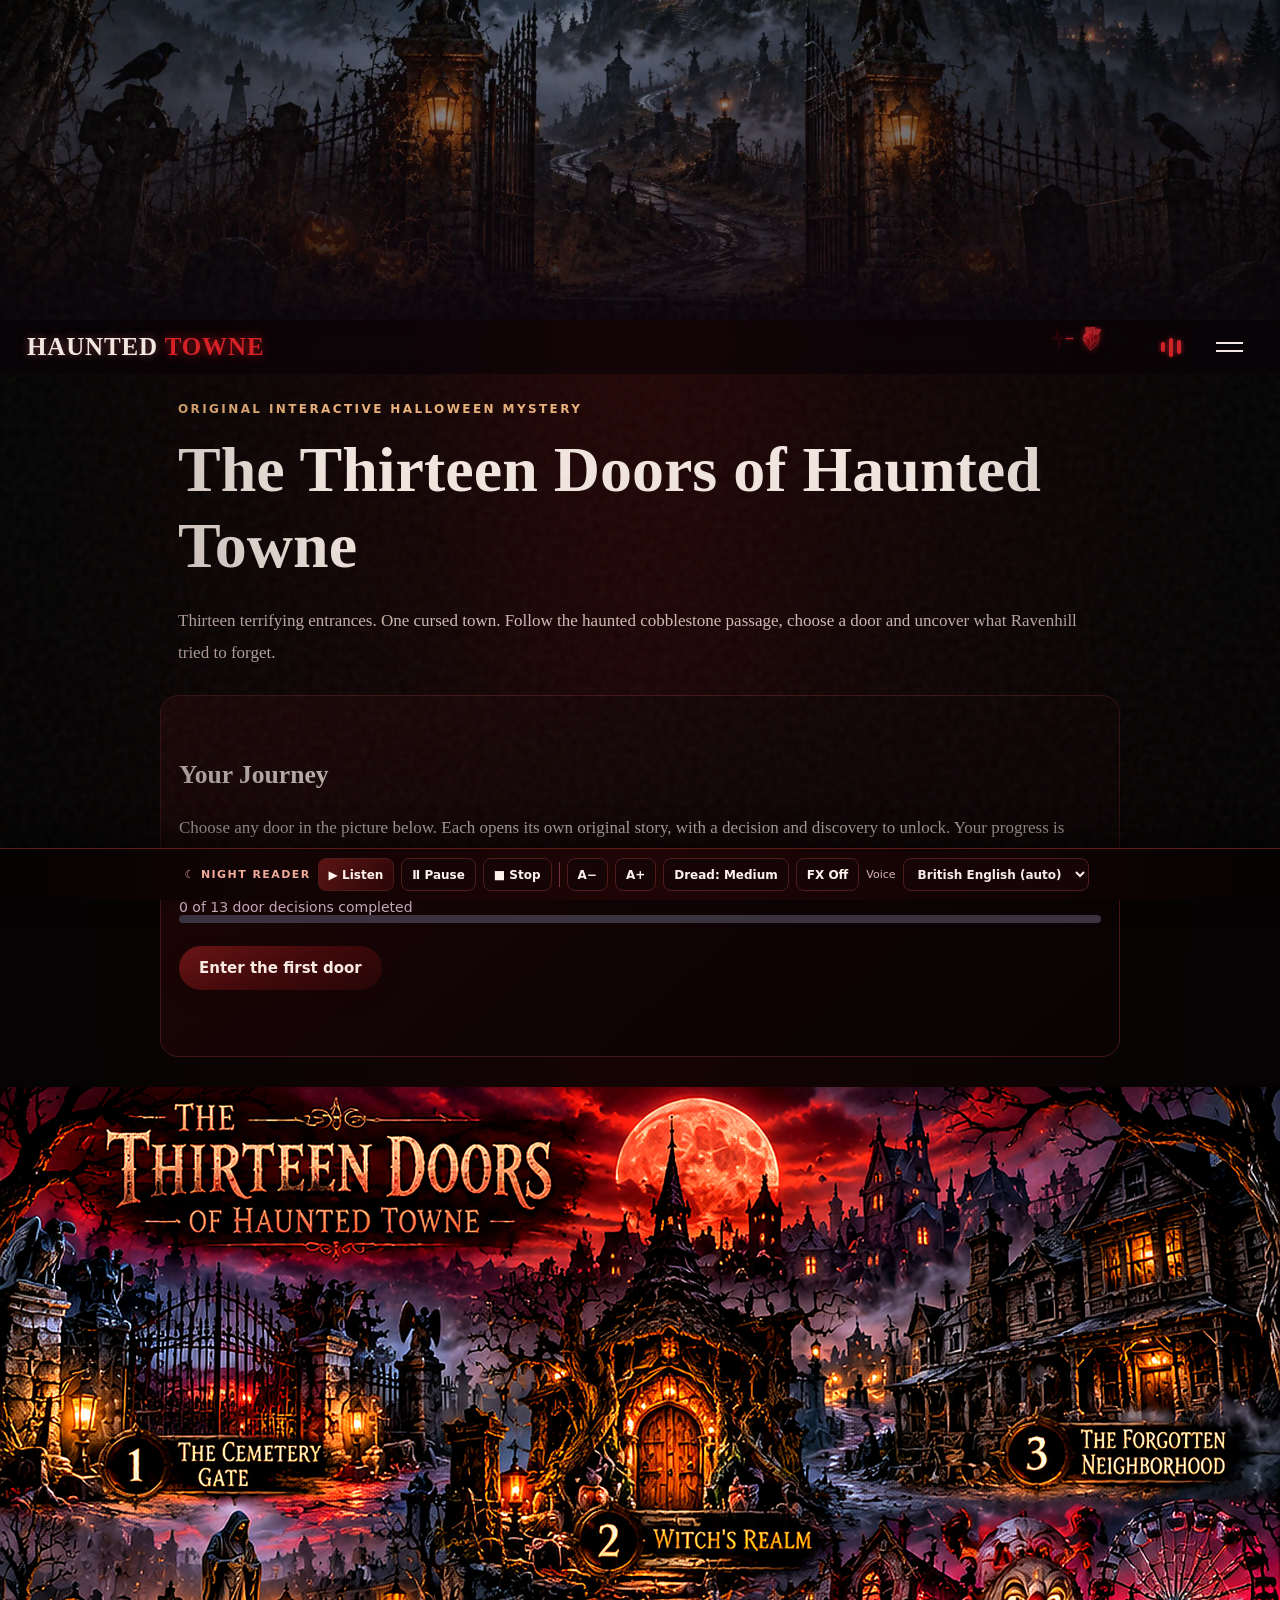
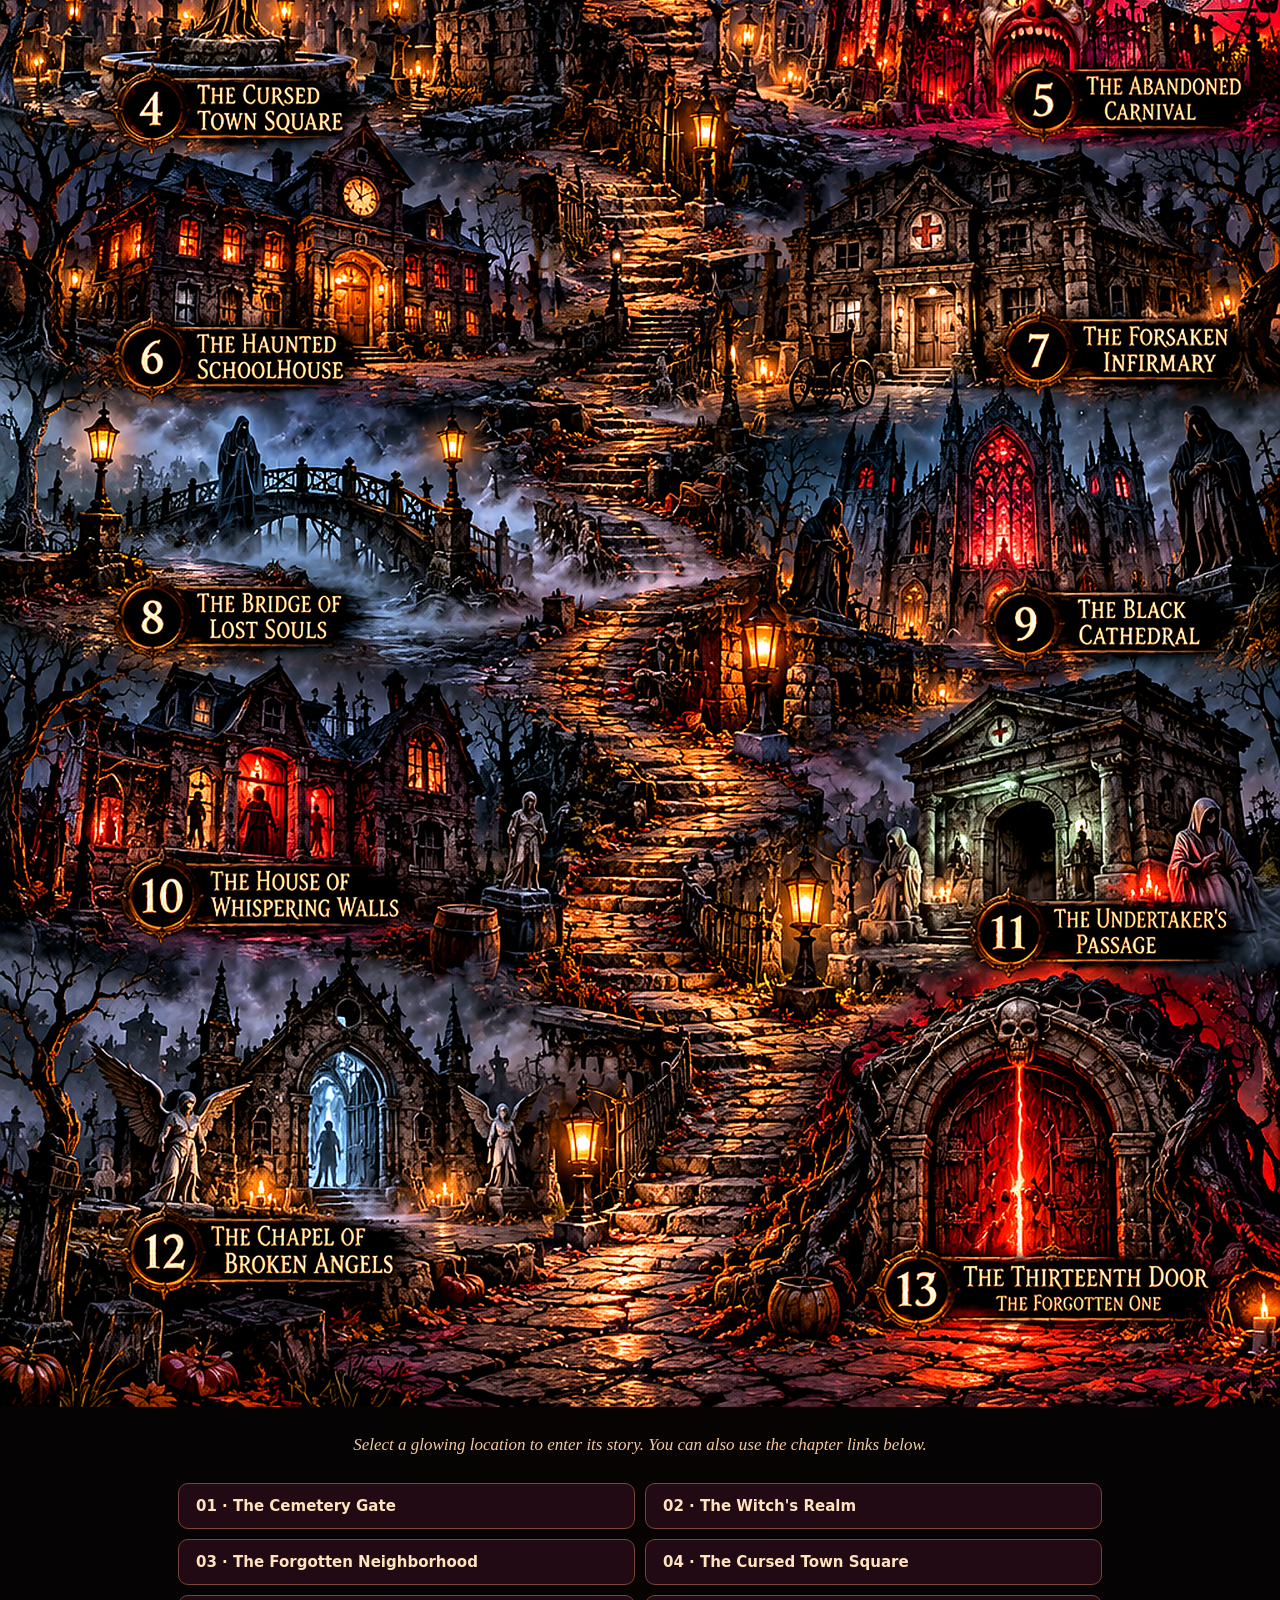
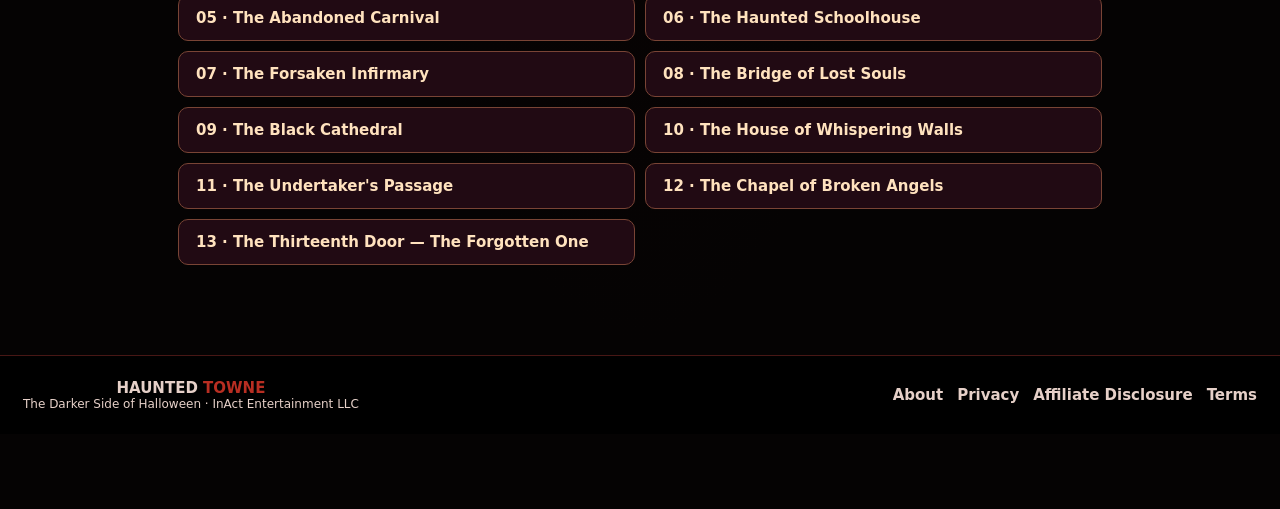
<file: story.html>
<!doctype html><html lang="en"><head><meta charset="utf-8"><meta name="viewport" content="width=device-width,initial-scale=1"><meta name="theme-color" content="#130f1b"><title>The Thirteen Doors · Haunted Towne</title><meta name="description" content="Read a complete thirteen-chapter interactive Halloween mystery through Haunted Towne."><style>
:root{color-scheme:dark}*{box-sizing:border-box}html{scroll-behavior:smooth}body{margin:0;background:#080506;color:#f9efe7;font:17px/1.75 Georgia,serif}a,button{font:700 15px system-ui,sans-serif}a{color:#ffd4a2}button{cursor:pointer;color:#fff0e7;background:#4f1423;border:1px solid #8c658e;border-radius:12px;padding:14px;text-align:left}button:hover,button:focus-visible{border-color:#ffb36d;background:#84263a}button[aria-pressed="true"]{background:#7e4c36;border:2px solid #ffbe80}.top{position:sticky;top:0;z-index:5;background:#110609eb;border-bottom:1px solid #55435b;backdrop-filter:blur(12px);padding:11px 16px;display:flex;justify-content:space-between;align-items:center;gap:15px}.top a{text-decoration:none;font-size:13px}.top span{color:#ffcc8d;font:700 13px system-ui}.shell{max-width:850px;margin:auto;padding:30px 20px 75px}.kicker{color:#eab179;text-transform:uppercase;letter-spacing:.2em;font:800 12px system-ui}h1,h2{font-family:Georgia,serif;line-height:1.18}h1{font-size:clamp(2.2rem,6vw,4rem);margin:16px 0 21px}h2{font-size:1.6rem}p{margin:22px 0}.lead{font-size:1.18rem;color:#d7c4d6;line-height:1.8}.panel{background:linear-gradient(150deg,#270c15,#100608);border:1px solid #71303e;border-radius:18px;padding:clamp(21px,5vw,43px);margin:25px 0}.grid{display:grid;grid-template-columns:repeat(2,minmax(0,1fr));gap:12px}.navbtn,.choice{display:inline-block;background:linear-gradient(130deg,#9e2338,#67101f);color:#fff3e9;border:0;border-radius:999px;text-decoration:none;padding:13px 20px;font-weight:800}.choice{width:100%;border-radius:12px;text-align:left;background:#42121e;color:white;border:1px solid #796081}.choice[aria-pressed=true]{background:#8e2636;color:white;border-color:#e6b27b}.actions{display:flex;gap:12px;flex-wrap:wrap;margin:23px 0}.secondary{border:1px solid #7b617f;border-radius:999px;padding:12px 17px;text-decoration:none;font:700 14px system-ui}.notice{border-left:4px solid #e5a569;padding:15px 20px;background:#332532;margin:22px 0}.hidden{display:none!important}.chapter-link{display:block;background:#240d15;border:1px solid #644d6c;border-radius:12px;padding:13px 16px;text-decoration:none}.chapter-link span{display:block;font:13px system-ui;color:#c4b5c8}.chapter-link:hover{background:#5a1828}.progress{background:#3d3442;height:8px;border-radius:99px;overflow:hidden}.progress>div{height:100%;background:#efad71}.status{font:14px system-ui;color:#d5b9cd}footer{border-top:1px solid #473a4e;text-align:center;padding:24px;font:12px system-ui;color:#bcaabb}button:focus-visible,a:focus-visible{outline:3px solid #ffc48c;outline-offset:4px}@media(max-width:550px){.grid{grid-template-columns:1fr}.top span{display:none}body{font-size:16px}.shell{padding:20px 14px 60px}}@media(prefers-reduced-motion:reduce){html{scroll-behavior:auto}} 
</style><link rel="stylesheet" href="./reader-bar.css">
<link rel="stylesheet" href="./blood-theme.css">
<link rel="stylesheet" href="./cinematic-engine.css">
<link rel="stylesheet" href="./chapter-game-effects.css">
<link rel="stylesheet" href="./reading-shell.css">
<link rel="stylesheet" href="./haunted-global-nav.css"><script defer src="./haunted-global-nav.js"></script><link rel="stylesheet" href="./haunted-interactions.css"><style>body:before{content:"";display:block;height:clamp(190px,25vw,340px);background:linear-gradient(0deg,#090309,transparent),url("./assets/haunted-mansion.webp") center/cover no-repeat}</style><style>
/* The thirteen doors: staggered, scrollable haunted avenue. */
.door-avenue{position:relative;margin:24px calc(50% - 50vw) 30px;padding:65px max(18px,calc((100vw - 1150px)/2)) 80px;display:flex;flex-direction:column;gap:42px;background:linear-gradient(90deg,#080405e8,#1a070790,#080405ed),url("./assets/e2561fdf-bf27-417f-aef2-2e70d0968bc5.png") center/cover fixed}
.door-avenue .door{position:relative;display:flex;align-items:end;isolation:isolate;width:min(47%,420px);min-height:250px;overflow:hidden;text-decoration:none;border:2px solid #9d6956;border-radius:120px 120px 10px 10px;background:linear-gradient(0deg,#0a0208f7,#0e03065a 60%),var(--door-art) center/cover no-repeat;box-shadow:0 20px 30px #000d,inset 0 0 0 7px #180808ab;transition:filter .25s,transform .25s,box-shadow .25s}
.door-avenue .door:nth-child(even){align-self:flex-end}
.door-avenue .door:nth-child(odd){align-self:flex-start}
.door-avenue .door:hover,.door-avenue .door:focus-visible{filter:brightness(1.3);box-shadow:0 0 32px #ee694cbd,0 20px 30px #000d;transform:translateY(-6px) scale(1.02)}
.door-avenue .door:after{content:"";position:absolute;right:15px;top:53%;width:13px;height:13px;border-radius:50%;background:#f8cb85;box-shadow:0 0 15px #fdb54f}
.door-avenue .door-name{display:block;width:100%;background:linear-gradient(transparent,#080205fa 35%);padding:40px 22px 22px;color:#ffdec1;font:700 clamp(18px,2vw,28px)/1.2 Georgia,serif;text-shadow:0 2px 8px #000}
.door-avenue .door-number{position:absolute;top:18px;left:24px;color:#ffcf9c;font:700 31px Georgia,serif;text-shadow:0 3px 8px #000}
.door-avenue .door.sealed{filter:grayscale(.8);opacity:.65;cursor:default}
.door-avenue .door.sealed:hover{transform:none;box-shadow:0 20px 30px #000d}
@media(max-width:750px){.door-avenue{background-attachment:scroll;margin:20px -14px;padding:25px 14px;gap:22px}.door-avenue .door{width:77%;min-height:205px}.door-avenue .door-name{font-size:17px;padding:40px 14px 16px}.door-avenue .door-number{font-size:24px}}
@media(prefers-reduced-motion:reduce){.door-avenue .door{transition:none}}
</style><style>
/* 13 Doors: full-viewport streetscape, readable doors at every screen size. */
body:has(.door-avenue){overflow-x:clip}
.shell:has(.door-avenue){width:100%;max-width:none;padding:30px 0 75px}
.shell:has(.door-avenue)>:not(.door-avenue){max-width:960px;margin-left:auto;margin-right:auto;padding-left:clamp(18px,3vw,32px);padding-right:clamp(18px,3vw,32px)}
.shell .door-avenue{width:100%;max-width:none;margin:28px 0 35px;padding:70px clamp(24px,5vw,95px) 100px;gap:48px;box-sizing:border-box;background-size:cover;background-position:center top}
.door-avenue .door{width:min(43vw,560px);min-height:clamp(280px,29vw,425px)}
.door-avenue .door-name{font-size:clamp(20px,2.25vw,31px);line-height:1.23;padding:55px 24px 28px}
.door-avenue .door-number{font-size:clamp(29px,3.2vw,42px)}
@media(max-width:750px){
.shell:has(.door-avenue){padding:20px 0 55px}
.shell .door-avenue{margin:20px 0 32px;padding:30px 12px 45px;gap:24px;background-attachment:scroll}
.door-avenue .door{width:82%;min-height:clamp(215px,62vw,330px)}
.door-avenue .door-name{font-size:clamp(20px,5vw,25px);line-height:1.25;padding:44px 17px 20px}
.door-avenue .door-number{font-size:30px}
.door-avenue .door-name small{font-size:14px!important}
}
@media(max-width:380px){.door-avenue .door{width:86%;min-height:205px}.door-avenue .door-name{font-size:19px}}
</style><style>
/* Full-bleed painted thirteen-door panorama with 13 accessible hotspots. */
.shell:has(.door-journey){max-width:none!important;width:100%!important;padding:28px 0 70px!important}
.shell:has(.door-journey)>:not(.door-journey){max-width:960px;margin-left:auto;margin-right:auto;padding-left:18px;padding-right:18px}
.door-journey{position:relative;width:100%;margin:30px auto 20px;background:#0a0204;line-height:0;overflow:hidden}
.door-journey>img{display:block;width:100%;max-width:none;height:auto;object-fit:cover}
.door-journey-hotspots{position:absolute;inset:0;pointer-events:none}
.door-hotspot{position:absolute;left:var(--x);top:var(--y);width:24%;height:8%;transform:translate(-50%,-50%);border:2px solid transparent;border-radius:20px;pointer-events:auto;display:block;transition:border-color .22s,box-shadow .22s,background .22s}
.door-hotspot:hover,.door-hotspot:focus-visible{border-color:#ffae74;background:#ef551521;box-shadow:0 0 45px 13px #f3503570,inset 0 0 30px #ed6b3b55;outline:2px solid #fff0c8;outline-offset:1px}
.sr-door{position:absolute;width:1px;height:1px;overflow:hidden;clip:rect(0,0,0,0);white-space:nowrap}
.door-journey-note{text-align:center;color:#f6c99d;font:italic 18px/1.5 Georgia,serif;margin:22px auto}
.door-chapter-index{max-width:1000px;display:grid;grid-template-columns:repeat(2,minmax(0,1fr));gap:10px;margin:20px auto;padding:0 18px}
.door-chapter-index a{display:block;text-decoration:none;background:#210a13;border:1px solid #794435;border-radius:10px;padding:13px 17px;color:#ffe2be;transition:background .2s,transform .2s}
.door-chapter-index a:hover,.door-chapter-index a:focus-visible{background:#833121;transform:translateY(-2px)}
@media(max-width:760px){.door-journey{width:100%;margin:15px auto}.door-journey>img{width:100%;max-width:none}.door-hotspot{width:28%;height:8%;border-radius:7px}.door-chapter-index{grid-template-columns:1fr}.door-chapter-index a{font-size:16px;padding:15px 13px}.door-journey-note{font-size:16px}}
@media(prefers-reduced-motion:reduce){.door-hotspot,.door-chapter-index a{transition:none}}
</style></head><body><header class="top"><a href="./index.html#home">🎃 Haunted Towne · Home</a><span>The Thirteen Doors — Interactive Story</span><a href="./history.html">History of Halloween</a></header><main class="shell" id="main" aria-live="polite"></main><footer>Original story © InAct Entertainment LLC · Progress stays in this browser.</footer>
<script>
"use strict";
const chapters=[["The Cemetery Gate","At 11:47 p.m., the last bus leaves you in Ravenhill. A sign reads POPULATION 0, but orange lights burn in every window of the mansion above the cemetery. A woman in a gray coat introduces herself as Mara Vale, the keeper of the town's forgotten records.","Mara says the thirteen founding families made a promise to protect one another. On Halloween night, one bell stopped ringing, the clock stopped, and the town vanished from the memories of the outside world. She gives you a ledger of empty names.","A single brass key lies among the gravestones. Mara warns you that the key unlocks no door; it unlocks the truth about whoever carries it. Then you notice a child's red ribbon tied to the cemetery gate.","Mara opens the gate and asks you to walk the road. Only someone who is willing to remember the forgotten can reach its end.",["Carry Mara's lantern","Take the brass key"],"The first ledger page holds a single word: REMEMBER."],["The Witch's Realm","The very same cobblestone road runs downhill into Crooked Willow Lane. No second moon appears above the cottages. The only light comes from lanterns hanging on crooked doors and a strange green glow inside a witch's cauldron.","Mother Ash, the oldest resident of Ravenhill, invites you into her kitchen. She shows you a faded photograph of a harvest feast. All the faces have disappeared except that of a child in a red coat.","'Her name was Elowen,' says Mother Ash. 'The founders were afraid of losing their town. They believed the thirteenth bell could lock away their fear. Instead, they asked it to swallow one child's name.'","The cauldron becomes still. On its dark surface you see the clock tower at the town square and the words THE BELLS LIED.",["Keep the photograph safe","Ask Mother Ash for the full story"],"Elowen was the first person the town agreed to forget."],["The Forgotten Neighborhood","The road enters Hollow Street, where neat homes stand with their porch lights burning. A tricycle rolls across the empty road without a rider. A dining room window reveals a table set for thirteen.","Inside Number 13, a radio crackles. A girl's voice says, 'My name is Elowen. The people who should have protected me chose silence instead.' Every framed family photograph in the room has a face carefully painted over.","You find a paper star beneath a chair. Written on it is a warning: DO NOT BREAK THE CLOCK. ASK WHY IT STOPPED. The radio plays a lullaby that sounds exactly like the bell in the cemetery.","Footsteps approach from the upstairs landing. There is nobody there, yet the front door swings open as though the house itself wants you to continue.",["Study the portraits","Follow the radio's voice"],"Each of the thirteen families signed an agreement to forget Elowen."],["The Cursed Town Square","A silent market square appears around the bend. The clock tower has thirteen marks around its face and points to one minute before midnight. Beneath it is a fountain of black stone with a weeping angel.","In the town hall lies the founders' agreement. Twelve signatures have been crossed out. The thirteenth belongs to Gideon Vale, Mara's grandfather, who was the bell keeper. His name has faded almost completely.","Mara confesses that Gideon did not destroy the thirteenth bell. He hid it because he could not bear what he had done. The pact promised protection, but when the town faced a hard choice, its leaders betrayed that promise.","You climb into the clock tower. The gears are not broken; a child's folded paper star has stopped them. Someone wanted the town to pause long enough to face the truth.",["Read the pact aloud","Take the star from the gears"],"The town was trapped by a choice made out of fear, not by a monster."],["The Abandoned Carnival","The road winds into a carnival where an empty Ferris wheel turns one car at a time. The carousel plays a tune missing its last note, and the painted horses seem to watch you cross the midway.","At the ticket booth, a translucent seller offers you a ticket in exchange for a memory. You refuse. He smiles. 'That is better than the others did. You cannot repair a stolen memory by stealing another.'","Behind the carousel, you find a small bell tied with Elowen's red ribbon. It is too small to be the missing thirteenth bell, but its tone rings across the whole town. A shadow falls over the path: the old schoolhouse waits beyond the tents.","The seller whispers that the lost bell is in the Black Cathedral and that the town must speak every forgotten name before it can ring again.",["Take the ribbon","Return the seller's tickets"],"A repaired promise cannot demand another person's sacrifice."],["The Haunted Schoolhouse","The old school stands beyond the carnival. Its bell rings thirteen times even though the rope has rotted away. You enter the classroom marked HISTORY, where dusty notebooks lie open on every desk.","Every child was once asked to write one thing they were afraid to say. The pages remain blank except for a sentence that appears as you approach: I SAW THEM CHOOSE HER.","In the teacher's journal, you learn that the children saw the pact and were ordered never to speak of it. They grew older and taught their own children to keep silent, until forgetting became the town's only tradition.","Elowen's desk contains an unfinished essay titled WHAT MAKES A HOME. It reads: A PLACE WHERE SOMEONE WILL SAY MY NAME.",["Read Elowen's essay aloud","Carry the teacher's journal"],"The truth was handed from generation to generation in the form of silence."],["The Forsaken Infirmary","The road passes through iron gates and climbs toward an abandoned infirmary. Its windows glow an impossible green. In a garden behind the building, pale flowers bloom despite the October frost.","Inside are shelves of sealed glass jars. Each contains a slip of paper bearing a forgotten name. Gideon hid the names here rather than destroying them, hoping someone would someday have the courage to return them.","A letter addressed to Elowen lies inside a locked drawer. Gideon wrote: I THOUGHT FORGETTING WOULD STOP THE HURT. I ONLY MADE IT LAST FOREVER. Mara reads the letter twice before carefully folding it.","In a mirror you see the town as it once was: people shopping, laughing, disagreeing, apologizing, and coming home. The vision fades. Beyond the garden is the Bridge of Lost Souls.",["Take Gideon's confession","Memorize the map to the cathedral"],"The townspeople can return, but only if they acknowledge what happened."],["The Bridge of Lost Souls","The road crosses black water without a reflection. Lantern-bearing figures wait along the parapet. They are the people whose memories and names were taken, and each lantern flickers as you approach.","Elowen stands halfway across in the red coat from the photographs. She asks, 'Everyone worries what will happen if the thirteenth bell rings. Why does nobody ask what happens if it never does?'","You tell her what you have discovered: the pact, the clock, the journal, Gideon's confession, and the hidden names. She listens without interrupting. 'Then tell the truth,' she says. 'Not only the part that makes you feel brave.'","Mara joins you. For the first time the ghosts walk together, their lanterns illuminating a final stretch of road leading to a cathedral beneath red clouds.",["Invite everyone across together","Promise Elowen you will speak her name"],"Elowen does not need a rescuer. Ravenhill needs to stop pretending she never lived."],["The Black Cathedral","The great doors of the Black Cathedral stand open at the end of the road. Twelve bells hang in the tower, each reflecting the face of a forgotten resident. The empty space in their center is waiting for the thirteenth.","Mara carries the ledger to the altar. Elowen sets down the little ribbon. Behind the altar rests the true thirteenth bell, engraved with the words LET THE TRUTH BE HEARD, EVEN WHEN IT HURTS.","The clock begins to move. You realize that there is no secret password, monster to defeat, or villain to chase. The town has waited a century for someone to tell the story as it happened, including the betrayal.","Everyone gathers, watching your final decision. Will you ring the bell and speak the truth, or keep the comfortable silence that has held the town in place?",["Ring the bell and tell the truth","Leave the bell silent"],"Your choice determines Ravenhill's ending."]];

// Four original final doors completing the Thirteen Doors arc.
chapters.push(
["The House of Whispering Walls","Past the cathedral, Hollow Street returns where no street should be. An old house breathes through its boarded windows. Each brick murmurs a name that the town tried to bury.","Within the foyer, wallpaper peels into sentences: WE ALL KNEW. A family portrait has thirteen empty frames. A voice behind the plaster asks whether an apology counts when nobody is willing to hear it.","You touch the staircase. The house shows you the founding families voting to silence a child. Their faces are not monstrous. That is what makes the memory terrible.","Mara recognizes her family's crest beside the last empty frame. She leaves the door unlocked so that the truth can follow you out.",["Listen to the walls","Read the hidden names aloud"],"Every house in Ravenhill remembers what its inhabitants refused to say."],
["The Undertaker's Passage","An iron stair descends under the street to an undertaker's workshop. Thirteen closed drawers line a stone wall, but none contains a body. Each holds a small object that belonged to someone erased.","The undertaker's ledger lists gifts never delivered, letters never mailed and birthdays never celebrated. Here, forgetting has a weight you can finally hold.","At the back of the passage a narrow door bears the words NO NAME IS LOST WHILE SOMEONE SPEAKS IT. You find Elowen's childhood bell beside an untouched birthday candle.","You carry the bell toward the faint blue light ahead. Behind you, the drawers open quietly, as if their owners have been heard.",["Take the ledger","Carry Elowen's bell"],"Remembering means restoring more than a single name; it means honoring the lives around it."],
["The Chapel of Broken Angels","Broken stone angels watch over a chapel whose roof has fallen away. Moonlight catches thousands of notes tied to the branches above the altar.","The notes are apologies, some sincere and some made only to escape consequences. Mara pins Gideon's confession beside the names and asks Elowen to decide what, if anything, she wishes to forgive.","Elowen answers that forgiveness cannot be demanded. What she needs first is for the town to tell the truth and make a new promise it can keep.","One final path opens through the chapel wall. Beyond it waits a nameless red door, surrounded by roots and thirteen marks cut in stone.",["Leave an honest promise","Let Elowen speak first"],"A promise is meaningful only when the person harmed has a voice in what comes next."],
["The Thirteenth Door — The Forgotten One","The last door has no handle. Its surface is warm, as though the whole vanished town is breathing on the other side. Thirteen carved names circle its frame.","One name remains blank. Elowen presses her palm against it, and the door answers with the sound of the thirteenth bell. You understand: the door was never meant to lock someone out. It was meant to keep everyone else from facing what they did.","Mara lifts Gideon's confession. The forgotten names rise around you like lanterns, and the road behind you fills with people who have come to remember.","The red door opens. The bell waits within. The choice that began at the cathedral is yours to make, but now you know whose voices must be heard.",["Ring the bell and tell the truth","Leave the bell silent"],"The thirteenth door opens only when the town accepts the truth."]
);
const main=document.getElementById("main");
const storageKey="haunted-towne-story-standalone-v1";
function read(){try{return JSON.parse(localStorage.getItem(storageKey))||{decisions:{},at:0}}catch{return{decisions:{},at:0}}}
function save(p){try{localStorage.setItem(storageKey,JSON.stringify(p))}catch{}}
function escapeHtml(s){return String(s).replace(/[&<>"']/g,c=>({"&":"&amp;","<":"&lt;",">":"&gt;",'"':"&quot;","'":"&#39;"}[c]))}
function link(page,title,css="secondary"){return '<a class="'+css+'" href="#'+page+'">'+escapeHtml(title)+'</a>'}
function paint(content){main.innerHTML=content;window.scrollTo({top:0,behavior:"instant"})}
function landing(){const p=read();const positions=[[20,21],[24,48],[20,81],[32,19],[31,82],[46,17],[46,82],[58,20],[59,80],[74,19],[74,82],[91,20],[91,81]];
paint('<div class="kicker">Original Interactive Halloween Mystery</div><h1>The Thirteen Doors of Haunted Towne</h1><p class="lead">Thirteen terrifying entrances. One cursed town. Follow the haunted cobblestone passage, choose a door and uncover what Ravenhill tried to forget.</p><div class="panel"><h2>Your Journey</h2><p>Choose any door in the picture below. Each opens its own original story, with a decision and discovery to unlock. Your progress is saved in this browser.</p><div class="status">'+Object.keys(p.decisions).length+' of 13 door decisions completed</div><div class="progress"><div style="width:'+(Object.keys(p.decisions).length/13*100)+'%"></div></div><div class="actions">'+link('chapter-'+Math.min(p.at,12),p.at?'Continue story':'Enter the first door','navbtn')+'</div></div><div class="door-journey"><img src="./assets/Haunted_Towne_Thirteen_Doors_Enhanced_2048x3072.png" alt="The Thirteen Doors of Haunted Towne, a winding gothic cobblestone passage with thirteen numbered and titled destinations" width="2048" height="3072" decoding="async" fetchpriority="high"><nav class="door-journey-hotspots" aria-label="Choose one of thirteen haunted doors">'+chapters.map((c,i)=>'<a href="#chapter-'+i+'" class="door-hotspot" style="--x:'+positions[i][1]+'%;--y:'+positions[i][0]+'%" aria-label="Open door '+(i+1)+': '+escapeHtml(c[0])+'" title="Enter '+escapeHtml(c[0])+'"><span class="sr-door">Enter '+escapeHtml(c[0])+'</span></a>').join('')+'</nav></div><p class="door-journey-note">Select a glowing location to enter its story. You can also use the chapter links below.</p><div class="door-chapter-index">'+chapters.map((c,i)=>'<a href="#chapter-'+i+'">'+String(i+1).padStart(2,'0')+' · '+escapeHtml(c[0])+'</a>').join('')+'</div>');}
function chapter(i){const x=chapters[i];if(!x){landing();return}const p=read(),selected=p.decisions[i];const body='<div class="kicker">Chapter '+(i+1)+' of 13</div><h1>'+escapeHtml(x[0])+'</h1><div class="panel">'+x.slice(1,5).map(t=>'<p>'+escapeHtml(t)+'</p>').join('')+'<h2>What do you do?</h2><p class="status">Choose either action. Both move the story forward.</p><div class="grid">'+x[5].map((c,j)=>'<button type="button" class="choice" aria-pressed="'+(selected===j)+'" data-option="'+j+'">'+escapeHtml(c)+'</button>').join('')+'</div><div id="reveal">'+(selected===undefined?'<p class="status">Select an action to continue.</p>':discovery(i))+'</div></div><div class="actions">'+(i?link('chapter-'+(i-1),'← Previous chapter'):'')+link('start','Chapter list')+'</div>';
paint(body);
document.querySelectorAll('[data-option]').forEach(b=>b.addEventListener('click',()=>{const state=read();state.decisions[i]=Number(b.dataset.option);state.at=Math.max(i+1,state.at);save(state);document.querySelectorAll('[data-option]').forEach(el=>el.setAttribute('aria-pressed',String(el===b)));document.getElementById('reveal').innerHTML=discovery(i);document.getElementById('reveal').scrollIntoView({block:'nearest'});}));
}
function discovery(i){return '<div class="notice"><strong>Discovery:</strong> '+escapeHtml(chapters[i][6])+'</div><div class="actions">'+link(i===12?'ending':'chapter-'+(i+1),i===12?'Read your ending →':'Continue to chapter '+(i+2)+' →','navbtn')+'</div>'}
function ending(){const p=read();if(p.decisions[12]===undefined){location.hash='chapter-12';return;}const good=p.decisions[12]===0;const story=good?[
'You ring the thirteenth bell. One clear note crosses the bridge, passes the infirmary, moves through the school and carnival, and fills every empty home. Names return to the ledger. People emerge into the streets, remembering the lives they had forgotten.',
'Mara speaks Gideon’s confession aloud. The town refuses to pretend the wrong was harmless. Its people agree to preserve Elowen’s story and repair whatever they can.',
'For the first time in a century, morning rises over Ravenhill. Elowen smiles as the clock moves forward. The town is not perfect, but it is home again.'
]:[
'You leave the thirteenth bell silent. The cathedral darkens and the townspeople return to the mist. No one blames you; they know how difficult the choice can be.',
'Elowen ties her ribbon to the bell so the next visitor will find it. The clock still reads one minute before midnight. The town waits for someone else to remember.',
'Mara walks you to the cemetery gate. “A story remains unfinished whenever someone believes its ending cannot change,” she says. The road is open if you wish to begin again.'
];paint('<div class="kicker">The End · Your final decision</div><h1>'+(good?'The Morning That Returned':'The Road That Waits')+'</h1><div class="panel">'+story.map(x=>'<p>'+escapeHtml(x)+'</p>').join('')+'<p class="notice">Thank you for visiting Haunted Towne. A town is made of the stories its people choose to remember.</p><div class="actions"><button class="navbtn" id="restart">Begin a new journey</button>'+link('start','View all chapters')+'</div></div>');document.getElementById('restart').onclick=()=>{save({decisions:{},at:0});location.hash='chapter-0'};}
function router(){let target=location.hash.slice(1)||'start';if(target==='start')landing();else if(target==='ending')ending();else if(/^chapter-(?:[0-9]|1[0-2])$/.test(target))chapter(Number(target.slice(8)));else landing();}
window.addEventListener('hashchange',router);router();
</script><script defer src="./reader-bar.js"></script>
<script defer src="./cinematic-engine.js"></script>
<script defer src="./chapter-game-effects.js"></script>
<script defer src="./reading-shell.js"></script>
<script defer src="./haunted-interactions.js"></script></body></html>
</file>
<file: styles.css>
@import url('https://fonts.googleapis.com/css2?family=Cinzel:wght@400;600;700;800;900&family=Inter:wght@400;500;600;700;800&display=swap');
:root{color-scheme:dark;--ink:#100d19;--sheet:#191423;--pane:#211b2a;--paper:#fff4e5;--sub:#cbbacb;--line:#53435a;--orange:#ffa353;--gold:#f5c994;--purple:#bfa0ee;--green:#a2d8b7;font-family:Inter,system-ui,sans-serif;font-synthesis:none}*{box-sizing:border-box}html{scroll-behavior:smooth}body{margin:0;background:var(--ink);color:var(--paper);line-height:1.6}h1,h2,h3,h4,.brand,.bigcount{font-family:Cinzel,Georgia,serif;line-height:1.2}h1{font-size:clamp(2.5rem,6.4vw,5.6rem);margin:.1em 0 .3em}h2{font-size:clamp(1.55rem,3.3vw,2.65rem);margin:.1em 0 .6em}h3{font-size:1.16rem}p{margin:.35rem 0 1rem}a{color:inherit}button,input,select{font:inherit}button{cursor:pointer}img{display:block;max-width:100%}.wrap{width:min(1200px,100% - 40px);margin:auto}.skip{position:absolute;top:-100px;left:12px;background:#fff;color:#000;padding:12px;z-index:300}.skip:focus{top:12px}.muted{color:var(--sub)}.eyebrow{text-transform:uppercase;font-weight:800;letter-spacing:.21em;color:var(--orange);font-size:.73rem}.label{font-size:.84rem;font-weight:700;color:#ead9d8}.note{font-size:.83rem;color:#cbbbc8}.bar{background:#120d1bea;border-bottom:1px solid #614457;backdrop-filter:blur(18px);position:sticky;top:0;z-index:100}.bar-inner{min-height:77px;display:flex;align-items:center;justify-content:space-between;gap:14px}.brand{display:inline-flex;gap:9px;align-items:center;text-decoration:none;letter-spacing:.05em;font-weight:800;font-size:1.07rem}.brand .logo{font-size:1.9rem;filter:drop-shadow(0 0 8px #fc862d)}.brand small{display:block;font:600 .57rem Inter,system-ui;letter-spacing:.17em;text-transform:uppercase;color:#c7b6c5}.nav{display:flex;align-items:center;justify-content:flex-end;gap:3px;flex-wrap:wrap}.nav a{font-size:.76rem;text-decoration:none;padding:9px 9px;border-radius:9px;font-weight:800}.nav a:hover,.nav a.active{color:#ffcf94;background:#49304c}.nav-toggle{display:none;border:1px solid #65516c;background:#2b2131;color:white;border-radius:9px;padding:8px 12px}.button,.button-outline,.button-quiet,.filter,.small-button{display:inline-flex;align-items:center;justify-content:center;gap:8px;padding:11px 18px;border-radius:99px;font-weight:800;text-decoration:none;border:1px solid transparent;transition:transform .2s,background .2s,box-shadow .2s;line-height:1.35}.button{background:linear-gradient(110deg,#ff954a,#ffe3ab 45%,#ff9747);color:#311807;box-shadow:0 10px 28px #ff84252b}.button:hover{transform:translateY(-2px);box-shadow:0 10px 31px #ffa44b70}.button-outline{color:#f9eef4;background:#423146;border-color:#9c6488}.button-outline:hover,.filter:hover{background:#64436c}.button-quiet{color:var(--gold);border-color:#65536f;background:#211928}.small-button{font-size:.78rem;padding:8px 11px;border:1px solid #795c77;background:#3b2c42;color:#ffe1b8}.filter{font-size:.78rem;padding:7px 12px;background:#32293a;color:#dfd3df;border-color:#59475e}.filter.active{background:#80527c;color:white;border-color:#f2a4e9}button:focus-visible,a:focus-visible,input:focus-visible,select:focus-visible,summary:focus-visible{outline:3px solid #ffc164;outline-offset:3px}.hero{position:relative;min-height:660px;background:#101423 url('./assets/haunted-mansion.webp') center center/cover no-repeat;display:flex;align-items:center;isolation:isolate}.hero::before{content:"";position:absolute;inset:0;background:linear-gradient(90deg,#0a0b14ef 0%,#080a11e3 30%,#090a15a4 59%,#070a1325 100%),linear-gradient(to top,#100d19 0%,transparent 28%);z-index:-1}.hero-content{padding:115px 0 105px}.lead{font-size:clamp(1rem,1.9vw,1.19rem);color:#e3d2e2;max-width:730px;line-height:1.77}.hero .lead{max-width:640px}.actions{display:flex;flex-wrap:wrap;gap:10px;margin:24px 0}.hero-kicker{font-size:.75rem;text-transform:uppercase;letter-spacing:.22em;color:#ffbd75;font-weight:800}.hero strong.highlight{color:#ffc380}.section{padding:70px 0}.section.alt{background:#14101b}.section-head{display:flex;justify-content:space-between;align-items:flex-end;gap:20px;margin-bottom:22px}.section-head p{color:var(--sub)}.cards{display:grid;grid-template-columns:repeat(3,minmax(0,1fr));gap:17px}.cards.four{grid-template-columns:repeat(4,minmax(0,1fr))}.card{overflow:hidden;background:linear-gradient(145deg,#2b2233,#17131d);border:1px solid #594660;border-radius:17px;min-width:0;box-shadow:0 10px 30px #0003}.card-icon{font-size:3.7rem;display:flex;align-items:center;justify-content:center;height:135px;background:radial-gradient(ellipse at center,#684559,#211729 70%);border-bottom:1px solid #57435c}.card-icon.t2{background:radial-gradient(ellipse,#315c50,#1a2225 70%)}.card-icon.t3{background:radial-gradient(ellipse,#784a35,#241a25 70%)}.card-body{padding:21px}.card h3{margin:3px 0 9px}.card p{font-size:.9rem;color:var(--sub);min-height:42px}.badge{display:inline-flex;padding:4px 9px;border-radius:50px;border:1px solid #6d4e65;background:#342536;color:#f0c8a3;font-size:.71rem;font-weight:700}.page-head{background:radial-gradient(circle at 85% 15%,#693e5940,transparent 40%),linear-gradient(180deg,#1a1422,#100d19);border-bottom:1px solid #473b53;padding:70px 0 50px}.page-head h1{font-size:clamp(2.4rem,5vw,4.6rem)}.page-head .lead{max-width:780px}.panel{background:#211a2b;border:1px solid #58475c;border-radius:17px;padding:24px;min-width:0}.panel h3{margin-top:0}.grid2{display:grid;grid-template-columns:1fr 1fr;gap:18px}.toolbar{display:flex;flex-wrap:wrap;gap:10px;align-items:center;margin:15px 0 25px}.field{min-width:0;color:#fff2e8;background:#30263b;border:1px solid #735d7b;border-radius:10px;padding:12px 14px}.toolbar .field{flex:1;min-width:190px}.field::placeholder{color:#b7aabb}.list{background:#1b1624;border:1px solid #554660;border-radius:15px;overflow:hidden}.list-row{display:flex;align-items:center;gap:15px;border-bottom:1px solid #403445;padding:16px 20px}.list-row:last-child{border-bottom:none}.list-row .rank{font-weight:800;font-size:.9rem;color:#f7bc82;flex:0 0 36px}.list-row h3{font:700 1rem Inter,system-ui;margin:0}.list-row p{font-size:.78rem;color:#c6baca;margin:2px 0}.list-row .at-end{margin-left:auto;flex-shrink:0}.empty{border:1px dashed #66516e;padding:35px;color:#d8c8d7;text-align:center;border-radius:15px}.item-pic{font-size:2.7rem}.crumb{font-size:.83rem;color:#d5b9d0;padding-bottom:14px}.crumb a{color:#ffd099}.recipe-cols{display:grid;grid-template-columns:minmax(200px,.75fr) minmax(0,1.4fr);gap:24px}.recipe-cols li{margin-bottom:10px}.recipe-cols ol{padding-left:21px}.recipe-cols ul{padding-left:20px}.recipe-cols .panel{align-self:start}.keyval{display:flex;gap:15px;flex-wrap:wrap;color:#f8ca9d;font-weight:800}.notice{border-left:4px solid #b97d52;padding:14px 18px;background:#2b2430;color:#e7d4d9;border-radius:6px;font-size:.86rem}.footer{background:#110e18;border-top:1px solid #463b4e;padding:42px 0 25px;color:#d5c7d4}.footer-inner{display:flex;gap:35px;justify-content:space-between;flex-wrap:wrap}.footer-nav{display:flex;gap:15px;flex-wrap:wrap;align-items:center;font-size:.83rem}.footer-end{border-top:1px solid #403447;margin-top:24px;padding-top:20px;font-size:.79rem;color:#b7a9b6}.descent-wrap{background:#08090f;position:relative}.descent{position:relative;isolation:isolate;background:linear-gradient(to bottom,#161c2d,#1f1927 18%,#18151d 40%,#162329 65%,#351b21 86%,#21090b);overflow:hidden}.descent::after{content:"";pointer-events:none;position:absolute;inset:0;background:linear-gradient(90deg,#05040baa,transparent 27%,transparent 73%,#05040baa);z-index:1}.road{pointer-events:none;position:absolute;inset:0;width:100%;height:100%;z-index:0;opacity:.63}.chapter{position:relative;min-height:430px;display:flex;align-items:center;padding:40px 0;border-top:1px solid #ffffff11}.chapter:nth-of-type(odd){justify-content:flex-end}.chapter-card{position:relative;z-index:2;width:min(385px,84%);background:#0d0c15dc;backdrop-filter:blur(12px);border:1px solid #695573;box-shadow:0 14px 35px #000a;border-radius:16px;padding:25px;margin:0 8%}.chapter-icon{position:absolute;z-index:1;right:8%;top:15%;font-size:clamp(7rem,19vw,16rem);opacity:.20;filter:grayscale(.25);pointer-events:none}.chapter:nth-of-type(odd) .chapter-icon{right:auto;left:10%}.chapter .number{font-size:.74rem;font-weight:900;color:#fac18c;letter-spacing:.2em}.chapter h2{font-size:clamp(1.35rem,2.6vw,2.2rem);margin:6px 0 12px}.chapter p{font-size:.92rem;color:#d6c6d3}.chapter:last-child{background:linear-gradient(transparent,#8d1c193a)}.story-card{padding:25px;margin:20px auto;max-width:800px}.story-card .chapter-big{font-size:2.8rem}.story-card h2{margin:5px 0 10px}.progress{height:8px;border-radius:20px;background:#3a2c44;overflow:hidden}.progress span{display:block;height:100%;background:linear-gradient(90deg,#9a6fe6,#ffb15e)}.game-board{display:grid;grid-template-columns:repeat(5,minmax(0,1fr));gap:6px}.game-board button{aspect-ratio:1;border:1px solid #78567d;background:#362c42;color:#f6eaf8;border-radius:8px;font-weight:700;font-size:clamp(.54rem,1vw,.82rem);padding:5px}.game-board button.selected{background:#9f6048}.quiz-options{display:grid;gap:10px}.quiz-options button{border:1px solid #79627d;color:#fff2eb;border-radius:12px;padding:13px 16px;text-align:left;background:#352b40}.quiz-options button:hover{background:#694572}.tool-block{min-height:270px}.counter{font:800 clamp(2rem,4vw,3.2rem) Cinzel;color:#ffd59d}.tool-small{font-size:.82rem;color:#dacdda}.fright-label{color:#ffb980;font-weight:700;font-size:.8rem}details{border-bottom:1px solid #4b3c53;padding:15px}summary{cursor:pointer;font-weight:700}#toast{position:fixed;z-index:200;bottom:20px;left:50%;transform:translate(-50%,90px);opacity:0;transition:.22s;background:#3f2947;border:1px solid #bc7bbf;border-radius:11px;padding:13px 18px;max-width:90vw;text-align:center;box-shadow:0 15px 40px #0009}#toast.show{transform:translate(-50%,0);opacity:1}.desktop-note{font-size:.78rem;color:#d1c0c7}.linktext{color:#ffd2a0}.category-intro{margin-bottom:28px}.choices{display:flex;gap:8px;flex-wrap:wrap}.tool-status{margin:12px 0;min-height:24px;font-weight:700;color:#cceccf}.statgrid{display:grid;grid-template-columns:repeat(3,1fr);gap:12px}.statbox{text-align:center;border:1px solid #534259;border-radius:13px;padding:16px 12px;background:#2a2031}.statbox strong{display:block;font:800 2rem Cinzel;color:#ffc187}.placeholder-art{background:linear-gradient(140deg,#22172a,#11111b);border:1px dashed #796379;border-radius:14px;padding:24px;text-align:center}.placeholder-art .emoji{font-size:4rem}
@media(max-width:1150px){.nav-toggle{display:inline-block}.nav{display:none;position:absolute;top:77px;right:0;left:0;background:#15101c;max-height:82vh;overflow:auto;flex-direction:column;align-items:stretch;padding:15px 25px;border-bottom:1px solid #594862}.nav.open{display:flex}.nav a{font-size:1rem;padding:12px}.cards.four{grid-template-columns:repeat(3,1fr)}}
@media(max-width:750px){.wrap{width:min(100% - 30px,1200px)}.hero{min-height:630px;background-position:57% center}.hero::before{background:linear-gradient(90deg,#090b14ed,#080a12ce 63%,#070a1290),linear-gradient(to top,#100d19,transparent 35%)}.hero-content{padding:80px 0}.cards,.cards.four{grid-template-columns:repeat(2,minmax(0,1fr))}.grid2{grid-template-columns:1fr}.section{padding:50px 0}.chapter{min-height:390px}.chapter-card{margin:0 5%;width:min(365px,88%)}.chapter:nth-of-type(odd) .chapter-card{margin-left:auto}.chapter-icon{font-size:8rem}.recipe-cols{grid-template-columns:1fr}.page-head{padding:54px 0 32px}.statgrid{grid-template-columns:repeat(3,1fr)}}
@media(max-width:500px){.cards,.cards.four{grid-template-columns:1fr}.hero{min-height:600px}.card-icon{height:105px}.section-head{display:block}.chapter-card{padding:19px;width:89%}.chapter h2{font-size:1.45rem}.chapter p{font-size:.86rem}.chapter{min-height:375px}.game-board button{font-size:.53rem}.list-row{padding:13px;gap:10px}.list-row .at-end{max-width:110px}.list-row .at-end .small-button{font-size:.7rem;padding:6px}.statbox strong{font-size:1.35rem}.bar-inner{min-height:70px}.nav{top:70px}.brand{font-size:.9rem}}
@media(prefers-reduced-motion:reduce){html{scroll-behavior:auto}*,*:before,*:after{animation:none!important;transition:none!important}}
@media print{.bar,.footer,.actions,.toolbar,.button,.button-outline,.button-quiet,.small-button,.filter,.no-print{display:none!important}*{color:#000!important;background:#fff!important;box-shadow:none!important;text-shadow:none!important}body{font-family:Georgia,serif}.page-head{padding:10px 0}.section{padding:12px 0}.panel{border-color:#aaa}.wrap{width:100%}.recipe-cols{grid-template-columns:1fr 2fr}h1{font-size:24pt}h2{font-size:18pt}}
</file>
<file: adult-horror.css>
:root{color-scheme:dark;--ink:#060405;--sheet:#13080b;--pane:#1c0b11;--paper:#f7e9e7;--sub:#d2b9c0;--line:#662734;--orange:#c94444;--gold:#ebb88f;--purple:#9e6571;--green:#9f3d4d}
body{background:radial-gradient(ellipse at 10% 1%,#300a15 0%,#12070a 27%,#060405 70%) fixed;color:#f7e9e7}
.bar{background:#080406f2!important;border-bottom:1px solid #6c2534!important;box-shadow:0 3px 24px #000b}
.brand small{color:#d6b3b9!important}
.brand .logo{font-size:0;display:inline-block;width:50px;height:50px;background:url('./assets/icon.svg') center/contain no-repeat;filter:drop-shadow(0 0 9px #9f263799)}
.bar .nav a.active,.bar .nav a:hover{background:#5c1425;color:#fff1dc}
.hero{background:linear-gradient(90deg,#080406d9 0%,#17070cc9 52%,#15060b77 100%),radial-gradient(ellipse at 75% 28%,#8d21345e,transparent 38%),url('./assets/haunted-mansion.webp') center 37%/cover no-repeat!important}
.hero::before{background:linear-gradient(0deg,#060405c9,transparent 64%),radial-gradient(ellipse at 68% 20%,#a217322e,transparent 65%)!important}
.page-head{background:linear-gradient(120deg,#200911,#070405 80%)!important;border-color:#5d2935}
.hero-kicker,.eyebrow,.number,.rank{color:#e99471!important}
.highlight{color:#ffb389!important;text-shadow:0 0 25px #9d233555}
.card,.panel,.tool-block,.notice,.chapter-card,.placeholder-art{background:linear-gradient(150deg,#280e16 0%,#170b0f 52%,#0f070a 100%)!important;border-color:#652f3b!important;box-shadow:0 15px 40px #0004}
.section.alt,.descent{background-color:#090406}
.card-icon{background:radial-gradient(circle at 50% 25%,#742334,#18090f 70%)!important;border-bottom:1px solid #733344!important}
.card-icon.t2{background:radial-gradient(circle at 50% 25%,#47212b,#100609 70%)!important}
.card-icon.t3{background:radial-gradient(circle at 50% 25%,#7f271d,#130709 70%)!important}
.button,.primary{background:linear-gradient(125deg,#6c1324 0%,#a3293c 42%,#5d101c 100%)!important;border:1px solid #c05a66!important;color:#fff4ef!important;box-shadow:0 7px 21px #5d0b1b55}
.button-outline,.button-quiet,.small-button,.filter{background:linear-gradient(130deg,#2b131a,#13090d)!important;border-color:#76404b!important;color:#f7e9e7!important}
.button-outline:hover,.button-quiet:hover,.small-button:hover,.filter:hover{background:#65172a!important}
.field,input,select{background:#140b0e!important;border-color:#7d4652!important;color:#f9edef!important}
a:focus-visible,button:focus-visible,input:focus-visible,select:focus-visible{outline:3px solid #efad8c;outline-offset:2px}
.footer{background:#080506!important;border-top-color:#5a2633!important}
.note,.lead,.card p,.section-head p{color:#e0cdd1!important}
.notice{color:#f2e2df}
.movie-stack{display:grid;gap:16px}.movie-item{display:grid;grid-template-columns:55px minmax(0,1fr);gap:18px;align-items:start}.movie-number{font:800 1.5rem Georgia,serif;color:#efbc99}
.book-grid{display:grid;grid-template-columns:repeat(auto-fill,minmax(215px,1fr));gap:17px}
.book-tile{background:linear-gradient(155deg,#230c14,#0c0709);border:1px solid #6c3040;border-radius:15px;overflow:hidden;padding:0;min-width:0}
.book-cover-box{aspect-ratio:2/3;max-height:300px;overflow:hidden;background:linear-gradient(160deg,#5c182b,#11070d);display:flex;justify-content:center;align-items:center}
.book-cover-box img{height:100%;width:100%;object-fit:contain;background:#130609}.book-tile-text{padding:15px}
.book-tile h3{font-size:1.05rem;margin:0 0 8px}.book-tile p{font-size:.82rem;color:#dfcbd1}
.book-tile .actions{gap:7px;flex-wrap:wrap}
.ghost-icon{height:56px;width:56px;object-fit:contain}
@media(max-width:650px){.hero{background-position:58% 50%!important}.book-grid{grid-template-columns:repeat(2,minmax(0,1fr));gap:10px}.book-tile-text{padding:11px}.book-tile h3{font-size:.93rem}.movie-item{grid-template-columns:35px 1fr;gap:10px}.brand .logo{width:40px;height:40px}}@media(prefers-reduced-motion:reduce){*{scroll-behavior:auto!important;animation:none!important;transition:none!important}}
</file>
<file: media-gallery.css>
.ht-media-notice{margin:0 0 22px;padding:16px 20px;border-left:4px solid #ae3045}
.ht-gallery{display:grid;grid-template-columns:repeat(auto-fill,minmax(238px,1fr));gap:20px;margin-top:24px;align-items:stretch}
.ht-media-card{display:flex;flex-direction:column;min-width:0;border-radius:17px;border:1px solid #733142;background:linear-gradient(157deg,#260c15,#13090e 60%,#0a0508);overflow:hidden;box-shadow:0 12px 28px #0006;transition:transform .2s ease,border-color .2s ease}
.ht-media-card:hover{transform:translateY(-3px);border-color:#c25768}
.ht-art{position:relative;aspect-ratio:2/3;overflow:hidden;background:radial-gradient(circle at 50% 38%,#521526,#090609);display:flex;align-items:center;justify-content:center;border-bottom:1px solid #753142}
.ht-art img{height:100%;width:100%;object-fit:contain;color:transparent}
.ht-media-copy{display:flex;flex-direction:column;flex:1;padding:16px 17px 19px;gap:7px}
.ht-media-copy h3{margin:0;font-size:1.2rem;line-height:1.25;color:#fff0e6;overflow-wrap:anywhere}
.ht-media-copy p{margin:0;color:#dbbfc5;font-size:.87rem;line-height:1.52}
.ht-media-copy .ht-media-rank{font:bold .73rem/1.3 system-ui,sans-serif;color:#f1a881;text-transform:uppercase;letter-spacing:.06em}
.ht-actions{margin-top:auto;padding-top:12px;display:flex;flex-wrap:wrap;gap:7px}
.ht-actions .small-button{display:inline-flex;align-items:center;justify-content:center;padding:9px 11px;text-decoration:none;border-radius:9px;font-size:.78rem;min-height:39px}
.ht-player[hidden]{display:none!important}
.ht-player{position:fixed;inset:0;z-index:10001;display:grid;place-items:center;padding:20px}
.ht-player-shade{position:absolute;inset:0;background:rgba(0,0,0,.89)}
.ht-player-panel{position:relative;z-index:1;width:min(920px,100%);max-height:calc(100vh - 40px);overflow:auto;padding:21px;background:linear-gradient(135deg,#270a14,#090508);border:1px solid #b1465b;border-radius:17px;box-shadow:0 35px 80px #000a}
.ht-player-heading{display:flex;justify-content:space-between;align-items:center;gap:12px}
.ht-player-heading h2{font-size:clamp(1.25rem,2.6vw,1.8rem);margin:.3rem 0 1rem}
.ht-close{background:#842536;color:white;border:1px solid #eaa19c;padding:10px 15px;border-radius:9px;cursor:pointer;white-space:nowrap}
.ht-video-slot{aspect-ratio:16/9;background:#050405;border:1px solid #6b2938;border-radius:8px;overflow:hidden}
.ht-video-slot iframe{width:100%;height:100%;border:0;display:block}
body.ht-trailer-open{overflow:hidden}
@media(max-width:600px){.ht-gallery{grid-template-columns:repeat(2,minmax(0,1fr));gap:10px}.ht-media-copy{padding:11px 10px 13px;gap:6px}.ht-media-copy h3{font-size:.98rem}.ht-media-copy p{font-size:.78rem}.ht-actions{gap:6px}.ht-actions .small-button{flex:1;font-size:.7rem;padding:7px 6px;min-height:36px}.ht-player{padding:8px}.ht-player-panel{padding:12px}.ht-close{font-size:.75rem;padding:7px 9px}}
@media(max-width:390px){.ht-gallery{grid-template-columns:1fr}.ht-art{aspect-ratio:3/3;max-height:340px}.ht-media-copy h3{font-size:1.18rem}}
@media(prefers-reduced-motion:reduce){.ht-media-card{transition:none}.ht-media-card:hover{transform:none}}

.ht-art-link{text-decoration:none;cursor:pointer}.ht-art-link:focus-visible{outline:3px solid #ed9a94;outline-offset:-4px}.ht-media-card .ht-media-copy .ht-actions{margin-top:auto}

.ht-image-source{position:absolute;bottom:0;left:0;right:0;display:block;text-align:center;font:700 11px/1.3 system-ui,sans-serif;padding:8px 6px;color:#ffe3d8;background:linear-gradient(0deg,#13050cee,#240910a9);pointer-events:none;white-space:nowrap;overflow:hidden;text-overflow:ellipsis}
.ht-art-progress{display:block;margin:13px 0 0;border-left:3px solid #9b3348;background:#19090e;padding:9px 13px}

/* Film gallery: cinematic landscape cards; books retain upright covers. */
body:has(#rank-results) .ht-gallery .ht-art{background:#08050a}
body:has(#rank-results) .ht-gallery .ht-art img{display:block;width:100%;height:100%;object-fit:contain}
body:has(#rank-results) .ht-gallery{gap:18px}
body:has(#rank-results) .ht-gallery .ht-media-card{min-width:0}
body:has(#rank-results) .ht-gallery .ht-art{aspect-ratio:2/3}
body:has(#rank-results) .ht-gallery .ht-art img{object-fit:contain}
body:has(#rank-results) .ht-gallery:has([data-ht-img^="movies-"]) .ht-art{aspect-ratio:16/9}
body:has(#rank-results) .ht-gallery:has([data-ht-img^="movies-"]) .ht-art img{object-fit:cover}
body:has(#rank-results) .ht-gallery:has([data-ht-img^="movies-"]){grid-template-columns:repeat(auto-fill,minmax(min(100%,290px),1fr))}
body:has(#rank-results) .ht-gallery:has([data-ht-img^="books-"]){grid-template-columns:repeat(auto-fill,minmax(min(100%,205px),1fr))}
@media(max-width:600px){body:has(#rank-results) .ht-gallery:has([data-ht-img^="movies-"]){grid-template-columns:repeat(2,minmax(0,1fr))}body:has(#rank-results) .ht-gallery:has([data-ht-img^="books-"]){grid-template-columns:repeat(2,minmax(0,1fr))}}
</file>
<file: blood-theme.css>
/* Haunted Towne: final blood-black palette, 2026. Oxblood not scarlet, magenta, cranberry or purple. */
:root{color-scheme:dark;--blood-black:#050303;--blood-shadow:#0d0304;--blood-deep:#190405;--blood-ox:#290607;--blood-ox-mid:#40090b;--blood-border:#4e1718;--blood-highlight:#7a191b;--blood-accent:#a03a30;--blood-text:#f4e8e1;--blood-muted:#d0bcb4;
--bg:#050303;--bg2:#100405;--panel:#180506;--panel2:#210707;--line:#4c1718;--text:#f4e8e1;--sub:#d0bcb4;--purple:#5d1819;--green:#7e2922;--orange:#8f291e;--amber:#d9ad81;--ht-read-bg:#0d0304;--ht-read-accent:#641416}
html,body{background-color:#050303!important;color:#f4e8e1}
body{background-image:radial-gradient(ellipse at 50% -15%,#300707 0%,#130404 29%,#050303 68%)!important}
.bar,.top,.ht-detail-nav,.horror-bar{background:#080303f5!important;border-bottom-color:#3e1112!important;box-shadow:0 4px 26px #0009!important}
.hero,.horror-hero{background-image:linear-gradient(90deg,#050303ed,#170404ce 53%,#100303a6),radial-gradient(ellipse at 70% 20%,#4c090933,transparent 55%),url('./assets/haunted-mansion.webp')!important}
.page-head,.hero:not(.horror-hero),.panel,.card,.horror-card,.chapter-card,.section,.ht-detail-hero,.ht-media-card,.book-tile,.ht-explorer,.ht-reflection,.ht-side-panel,.ht-related-card,.milestone,.toc-list button,.ht-player-panel,.ht-modal-card{border-color:#451718!important}
.page-head,.panel,.card,.horror-card,.chapter-card,.ht-detail-hero,.ht-media-card,.book-tile,.ht-explorer,.ht-reflection,.ht-side-panel,.ht-related-card,.milestone,.ht-player-panel,.ht-modal-card{background:linear-gradient(140deg,#200607 0%,#100405 55%,#090303 100%)!important}
.page-head{background:linear-gradient(115deg,#260708 0%,#080303 72%)!important}
.section.alt,.descent,.footer,.ht-detail-footer{background:#080303!important;border-color:#3b1011!important}
.card-icon,.card-icon.t2,.card-icon.t3,.ht-art,.ht-cover,.book-cover-wrap{background:radial-gradient(ellipse at 50% 35%,#3f0a0b 0%,#100405 75%)!important;border-color:#471516!important}
.button,.navbtn,.ht-btn:not(.ht-btn-muted),.primary{background:linear-gradient(155deg,#6a1515 0%,#42090b 50%,#250607 100%)!important;border-color:#77312d!important;box-shadow:0 5px 20px #19020377!important;color:#f9eae3!important}
.button-outline,.button-quiet,.small-button,.filter,.button2,.ghost,.ht-btn-muted,.ht-tabs button,.chapter-link{background:linear-gradient(155deg,#240708,#100405)!important;border-color:#572020!important;color:#f8e7e0!important}
button:hover,.button:hover,.button-outline:hover,.small-button:hover,.ht-btn:hover,.toc-list button.active,.ht-tabs button[aria-pressed="true"]{background:#541011!important;border-color:#8d4139!important;color:#fff1e7!important}
.eyebrow,.ht-kicker,.ht-media-rank,.number,.hero-kicker{color:#bd8270!important}
.highlight{color:#e7ac8e!important;text-shadow:0 0 23px #590708!important}
.note,.lead,.card p,.ht-media-copy p,.ht-detail-content p{color:#d8c2bb!important}
.notice,.callout,.ht-theme-panel{border-color:#7c2924!important;background:#200809!important}
input,select,textarea,.field{background:#0e0405!important;border-color:#542022!important;color:#f8eae4!important}
#ht-reader-toolbar{background:linear-gradient(90deg,#060202f7,#210506f5,#060202f7)!important;border-top-color:#5c1a19!important}
#ht-reader-toolbar button,#ht-reader-toolbar select{background:#150506!important;border-color:#4f1c1c!important}
#ht-reader-toolbar [data-read="start"]{background:linear-gradient(135deg,#5d1414,#280607)!important}
.ht-art .ht-image-source,.ht-detail-art-credit{background:linear-gradient(0deg,#100304fa,#1c0505bb)!important;border-color:#4c1718!important}
.ht-player-shade,.ht-modal-backdrop{background:#020101f0!important}
:focus-visible{outline-color:#ba7461!important}
html[data-ht-mood="0"]{--ht-read-bg:#080505!important;--ht-read-accent:#3b1010!important}
html[data-ht-mood="1"]{--ht-read-bg:#140404!important;--ht-read-accent:#5a1717!important}
html[data-ht-mood="2"]{--ht-read-bg:#200505!important;--ht-read-accent:#7a1b17!important}
@media(prefers-reduced-motion:reduce){*{animation:none!important;transition:none!important}}
</file>
<file: marketplace-shell.css>
.ht-nav-menu{display:inline-flex;position:relative;align-items:center}.ht-nav-menu>a{color:inherit;text-decoration:none;padding:10px 12px}.ht-nav-dropdown{display:none;position:absolute;top:100%;left:0;min-width:218px;z-index:200;background:#130404;border:1px solid #552121;border-radius:11px;padding:7px;box-shadow:0 13px 30px #000b}.ht-nav-dropdown>a{display:block;text-decoration:none;color:#f4e8e1!important;padding:12px;border-radius:6px;font-size:13px}.ht-nav-dropdown>a:hover,.ht-nav-dropdown>a:focus-visible{background:#4b0c10}.ht-nav-menu:hover .ht-nav-dropdown,.ht-nav-menu:focus-within .ht-nav-dropdown{display:block}.ht-shop-grid{display:grid;grid-template-columns:repeat(auto-fit,minmax(270px,1fr));gap:20px;margin:20px 0 35px}.ht-shop-section{background:linear-gradient(145deg,#220606,#0a0404);border:1px solid #4c1718;border-radius:16px;overflow:hidden}.ht-shop-illustration{height:180px;background:radial-gradient(ellipse at center,#45100e,#120405 70%);display:grid;place-items:center;border-bottom:1px solid #461416}.ht-shop-sigil{font:900 76px Georgia,serif;color:#a44c32;text-shadow:0 0 35px #5a0b0b}.ht-shop-info{padding:18px}.ht-shop-info h3{margin:0 0 10px}.ht-shop-info p{font-size:.9rem;line-height:1.7;color:#d5bbb4}.ht-shop-info .actions{display:flex;flex-wrap:wrap;gap:7px}.ht-download-top{padding:22px;border-radius:15px;background:linear-gradient(100deg,#320809,#100404);border:1px solid #6e2520;margin-bottom:24px;display:flex;gap:18px;justify-content:space-between;align-items:center}.ht-download-top h2{margin:6px 0}.ht-download-top p{margin-bottom:7px}.ht-download-top .button{white-space:nowrap}@media(max-width:850px){.ht-nav-menu{width:100%;display:block}.ht-nav-dropdown{position:static;display:grid;grid-template-columns:repeat(2,1fr);min-width:0;border:0;box-shadow:none;padding-left:15px}.ht-nav-menu>a{display:block}.ht-download-top{display:block}.ht-download-top .button{display:inline-flex;margin-top:12px}}
.ht-curse-demo{margin-top:28px;background:linear-gradient(160deg,#1c0505,#080303)!important}.ht-relic-room{min-height:215px;display:grid;place-items:center;background:radial-gradient(ellipse at center,#400b0a 0%,#110405 46%,#060303 75%);border:1px solid #4b1b17;border-radius:16px;margin:14px 0}.ht-relic{background:radial-gradient(circle at center,#4c1010,#100404)!important;width:148px;height:148px;border-radius:50%;border:2px solid #702a21!important;color:#eab9a0;display:grid;place-content:center;gap:5px;text-align:center;box-shadow:0 0 32px #5a0d0b77;cursor:pointer}.ht-relic span{font:900 74px/1 Georgia,serif;color:#c38572;text-shadow:0 0 15px #8c211a}.ht-relic small{font:700 11px system-ui,sans-serif}.ht-relic:hover,.ht-relic:focus-visible{box-shadow:0 0 55px #78221b9a;border-color:#b26250!important}#ht-relic-line{min-height:2.8em;color:#f3d9cf;font-size:1.1rem;line-height:1.65}@media(prefers-reduced-motion:reduce){.ht-relic{transition:none!important}}
.ht-nav-menu{gap:4px}
.ht-nav-menu>a{display:inline-flex;align-items:center}
.ht-costume-toggle{background:#160506;border:1px solid #572120;border-radius:7px;color:#f3d8ca;cursor:pointer;min-width:32px;min-height:32px}
.ht-nav-menu .ht-nav-dropdown.ht-drop-open{display:block}
.ht-costume-toggle:focus-visible{outline:2px solid #d28c75;outline-offset:2px}
@media(max-width:850px){.ht-nav-menu{display:flex;flex-wrap:wrap;align-items:center}.ht-nav-menu>a{flex:1}.ht-nav-menu .ht-nav-dropdown.ht-drop-open{display:grid;flex-basis:100%;grid-template-columns:repeat(2,minmax(0,1fr))}.ht-nav-dropdown:not(.ht-drop-open){display:none}}
</file>
<file: cinematic-engine.css>
/* Light, optional horror-film lens: gradients rather than animated canvases or downloads. */
#ht-cinema-overlay{position:fixed;inset:0;pointer-events:none;z-index:1000;opacity:0;transition:opacity .25s;background:radial-gradient(ellipse at center,transparent 34%,rgba(0,0,0,.51) 100%),linear-gradient(180deg,rgba(28,4,4,.08),transparent 45%,rgba(20,0,0,.07));}
html.ht-film-lens #ht-cinema-overlay{opacity:1}
html.ht-film-grain #ht-cinema-overlay::after{content:"";position:absolute;inset:0;opacity:.09;background-image:url("data:image/svg+xml,%3Csvg viewBox='0 0 180 180' xmlns='http://www.w3.org/2000/svg'%3E%3Cfilter id='n'%3E%3CfeTurbulence type='fractalNoise' baseFrequency='.65' numOctaves='2' stitchTiles='stitch'/%3E%3C/filter%3E%3Crect width='180' height='180' filter='url(%23n)' opacity='.6'/%3E%3C/svg%3E")}
#ht-cinema-controls{position:fixed;top:82px;right:10px;z-index:1003;font:12px/1.4 system-ui,sans-serif;color:#f5e1db}
#ht-cinema-controls button{background:#170505ee;color:#ffede5;border:1px solid #59211c;padding:8px 10px;border-radius:9px;font:700 12px system-ui;cursor:pointer}
#ht-cinema-controls button:hover{background:#4c1110}
#ht-cinema-options[hidden]{display:none!important}
#ht-cinema-options{margin-top:5px;background:#0b0405fa;padding:12px;border:1px solid #5e211a;border-radius:12px;max-width:225px;box-shadow:0 10px 28px #0009;display:grid;gap:8px}
#ht-cinema-options p{margin:3px 0 0;font-size:11px;color:#d4aaa3}
.ht-cursed-pulse{animation:ht-cursed-glitch .42s steps(2,end)}
@keyframes ht-cursed-glitch{0%{filter:none;transform:translateX(0)}24%{filter:contrast(1.6) saturate(.3);transform:translateX(-2px)}40%{filter:hue-rotate(-18deg);transform:translateX(2px)}75%{filter:contrast(1.2);transform:translateX(-1px)}100%{filter:none;transform:none}}
@media(prefers-reduced-motion:reduce){#ht-cinema-overlay{transition:none}.ht-cursed-pulse{animation:none!important}html.ht-film-grain #ht-cinema-overlay::after{display:none}}
@media(max-width:700px){#ht-cinema-controls{top:66px;right:6px}#ht-cinema-controls button{font-size:11px;padding:6px 8px}}
</file>
<file: chapter-game-effects.css>
/* Distinct effects per chapter and game, no external visual dependencies. */
main[data-ht-scene]{isolation:isolate}main[data-ht-scene] .panel{position:relative;overflow:hidden}
main[data-ht-scene] .panel::before{content:"";position:absolute;inset:0;pointer-events:none;opacity:.22}
main[data-ht-scene="grave"] .panel::before{background:linear-gradient(0deg,#abb4b088,transparent 42%)}
main[data-ht-scene="witch"] .panel::before{background:radial-gradient(circle at 85% 10%,#355b2166,transparent 36%)}
main[data-ht-scene="hollow"] .panel::before{background:repeating-linear-gradient(90deg,transparent 0 75px,#5d626014 77px 80px)}
main[data-ht-scene="clock"] .panel::before{background:conic-gradient(from 5deg at 80% 15%,transparent,#5d2c2444,transparent)}
main[data-ht-scene="carnival"] .panel::before{background:repeating-conic-gradient(from 0deg at 75% 10%,#64121918 0deg 20deg,transparent 20deg 45deg)}
main[data-ht-scene="school"] .panel::before{background:repeating-linear-gradient(0deg,transparent 0 29px,#bdc3bb20 30px 31px)}
main[data-ht-scene="asylum"] .panel::before{background:radial-gradient(circle at 8% 85%,#37644b55,transparent 42%)}
main[data-ht-scene="bridge"] .panel::before{background:linear-gradient(110deg,#28425333,transparent,#28425333)}
main[data-ht-scene="cathedral"] .panel::before{background:linear-gradient(160deg,transparent,#67110e4d 65%,transparent)}
.ht-atmosphere-caption{font:italic 1rem Georgia,serif;color:#c99988;margin:-6px 0 22px;letter-spacing:.03em}
[data-ht-game-effect="rune"]{filter:drop-shadow(0 0 9px #6c120d)}[data-ht-game-effect="stamp"]{border-color:#7c2c21!important}
.ht-scene-reveal{animation:ht-reveal .58s ease-out}
[data-ht-scene-effect="ink"].ht-scene-reveal{animation-name:ht-ink}
[data-ht-scene-effect="stamp"].ht-scene-reveal{animation-name:ht-stamp}
[data-ht-scene-effect="rune"].ht-scene-reveal{animation-name:ht-rune}
[data-ht-scene-effect="whisper"].ht-scene-reveal{animation-name:ht-whisper}
[data-ht-scene-effect="pulse"].ht-scene-reveal{animation-name:ht-pulse}
@keyframes ht-reveal{from{opacity:.7;filter:brightness(.6)}to{opacity:1;filter:none}}
@keyframes ht-ink{from{filter:contrast(2) brightness(.55)}to{filter:none}}
@keyframes ht-stamp{from{transform:scale(.97);filter:sepia(1)}to{transform:none;filter:none}}
@keyframes ht-rune{50%{filter:drop-shadow(0 0 32px #a12817)}}
@keyframes ht-whisper{from{opacity:.3;letter-spacing:.4em}to{opacity:1;letter-spacing:normal}}
@keyframes ht-pulse{50%{filter:brightness(1.5)}}
@media(prefers-reduced-motion:reduce){.ht-scene-reveal{animation:none!important}}
</file>
<file: scene-design.css>
/* Haunted Towne cinematic imagery, local reusable vector panels. */
.hero{background-image:linear-gradient(90deg,#030203ef 0%,#0a0303c2 45%,#09030455 100%),url('./assets/scene-gates.svg')!important;background-position:center,center!important;background-size:cover!important;min-height:610px}
.ht-scene-panel{display:block;position:relative;overflow:hidden;border:1px solid #5e1818;border-radius:16px;box-shadow:0 23px 55px #000b;color:#f2d7cd;text-decoration:none}
.ht-scene-panel img{display:block;width:100%;aspect-ratio:16/8;object-fit:cover;transform:scale(1);transition:transform 1s ease-out,filter .6s}
.ht-scene-panel:hover img{transform:scale(1.045);filter:brightness(1.15)}
.ht-scene-panel span{position:absolute;bottom:0;left:0;right:0;text-align:center;padding:19px 10px;background:linear-gradient(transparent,#090303ef);font:700 clamp(13px,2vw,18px)/1.4 Georgia,serif;letter-spacing:.13em}
.ht-nightmare-sequence{display:grid;gap:0;background:#070303}
.ht-nightmare-sequence img{display:block;width:100%;height:auto;aspect-ratio:1400/660;object-fit:cover;object-position:top}
.ht-nightmare-sequence img+img{margin-top:-4px}
.ht-descent-chapters{position:relative}
.ht-descent-chapters>.descent{position:relative;background:linear-gradient(#0c0304,#050203)}
@media(max-width:700px){.hero{min-height:550px;background-position:center,63% center!important}.ht-scene-panel img{aspect-ratio:3/3}.ht-nightmare-sequence img{aspect-ratio:8/5}}
@media(prefers-reduced-motion:reduce){.ht-scene-panel img{transition:none!important}.ht-scene-panel:hover img{transform:none!important}}
</file>
<file: homepage-cinematic.css>
/* Homepage cinematic UI; static illustrated art is local and light. */
#header.ht-site-header{position:sticky;top:0;z-index:3000;background:#060202}
.ht-toprail{height:30px;display:flex;align-items:center;justify-content:flex-end;max-width:1470px;margin:auto;padding:0 20px;font:600 10px/1.2 Georgia,serif;letter-spacing:.14em;color:#f0dad5}
.ht-toprail b{color:#c6281c;padding:0 9px}
.ht-site-header .bar{background:linear-gradient(#160506,#050202)!important;border-bottom:1px solid #931e1c!important}
.ht-site-header .bar-inner{max-width:1470px}
.ht-site-header .brand{flex-direction:column;display:flex;gap:0;text-align:center;line-height:1}
.ht-brand-main{font:900 clamp(18px,2.7vw,38px)/1.05 Georgia,serif;letter-spacing:.07em;color:#f4e8e0;text-shadow:2px 3px 3px #000}
.ht-brand-main em{font-style:normal;color:#a71917}
.ht-site-header .brand small{display:block!important;font:700 10px Georgia,serif;letter-spacing:.18em;color:#e7d9d1}
.ht-site-header .nav{gap:3px}
.ht-site-header .nav>a,.ht-site-header .ht-nav-menu>a{border:1px solid transparent;border-radius:6px;font:700 12px Georgia,serif;padding:10px 7px;white-space:nowrap}
.ht-site-header .nav>a:hover,.ht-site-header .nav>a.active,.ht-site-header .ht-nav-menu>a:hover{border-color:#7d1918;background:#230707}
.ht-cover-world{background:#050203;padding-bottom:0}
.ht-hero-scene{height:clamp(340px,38vw,580px);background:linear-gradient(90deg,#050303c9,#11040455 45%,#050303b6),url('./assets/scene-gates.svg') center/cover;position:relative;overflow:hidden}
.ht-hero-scene::before{content:"";position:absolute;inset:0;background:radial-gradient(circle at 52% 30%,transparent 0%,#05020233 45%,#02010199 100%)}
.ht-hero-layout{max-width:1470px;display:grid;grid-template-columns:1fr 2fr 1fr;height:100%;position:relative;align-items:center;gap:14px}
.ht-hero-message{text-align:center;text-shadow:0 3px 7px #000;align-self:start;padding-top:clamp(55px,6vw,105px)}
.ht-hero-overline{font:500 clamp(20px,3vw,41px)/1.2 Georgia,serif;letter-spacing:.08em;margin:0}
.ht-hero-message h1{font:900 clamp(38px,5.4vw,79px)/1 Georgia,serif;color:#e2c5bd;margin:2px 0 12px;text-shadow:2px 4px #170102,0 0 18px #890e0b}
.ht-hero-message>p:not(.ht-hero-overline){font:500 clamp(15px,1.8vw,25px)/1.3 Georgia,serif;margin:0}
.ht-hero-action{margin-top:22px}.ht-hero-action a{font:700 11px system-ui;letter-spacing:.18em;text-decoration:none;background:#2a0708c9;border:1px solid #8d2722;padding:10px 20px;color:#f5d8d1}
.ht-haunting-left,.ht-hero-carnival{text-align:center;align-self:end;margin-bottom:10%;color:#f0d1c8;font:700 clamp(12px,1.4vw,20px) Georgia,serif;text-shadow:2px 3px #000}
.ht-fright-eyes{display:block;font-size:clamp(45px,7vw,130px);letter-spacing:-.18em;color:#cd2823;text-shadow:0 0 30px #c01115}
.ht-hero-carnival span{display:block;font-size:clamp(65px,10vw,180px);color:#cfc2b0;filter:drop-shadow(0 0 16px #8d130e)}
.ht-home-tiles{max-width:1470px;display:grid;grid-template-columns:repeat(8,minmax(0,1fr));gap:7px;margin-top:-6px;position:relative;z-index:2}
.ht-visual-tile{min-width:0;position:relative;display:flex;flex-direction:column;justify-content:flex-end;aspect-ratio:1/1.12;padding:8px 6px 14px;overflow:hidden;background:radial-gradient(circle at 50% 25%,#4b0b11,#120507 72%);border:1px solid #991b1c;border-radius:12px;text-align:center;text-decoration:none;box-shadow:0 8px 15px #000a;transition:transform .25s ease,box-shadow .25s,border-color .25s}
.ht-visual-tile::before{content:"";position:absolute;inset:0;background-size:cover;background-position:center;opacity:.85;transition:transform .4s}
.ht-tile-ghost::before,.ht-tile-costumes::before{background-image:linear-gradient(0deg,#050303 5%,transparent 88%),url('./assets/scene-gates.svg')}
.ht-tile-movies::before,.ht-tile-masks::before{background-image:linear-gradient(0deg,#050303 5%,transparent 88%),url('./assets/scene-carnival.svg')}
.ht-tile-books::before,.ht-tile-games::before{background-image:linear-gradient(0deg,#050303 5%,transparent 88%),url('./assets/scene-descent.svg')}
.ht-tile-decor::before,.ht-tile-downloads::before{background-image:linear-gradient(0deg,#050303 5%,transparent 88%),url('./assets/scene-gates.svg')}
.ht-tile-graphic{font-size:clamp(30px,4vw,68px);color:#f4e2d6;text-shadow:0 3px 7px black;position:relative;z-index:1;margin:auto;filter:drop-shadow(0 0 7px #ad2c1e)}
.ht-tile-name{position:relative;z-index:1;text-transform:uppercase;font:700 clamp(10px,1.2vw,17px)/1.2 Georgia,serif;color:#fff4e7;text-shadow:0 2px 5px #000;padding-top:20px}
.ht-visual-tile:hover,.ht-visual-tile:focus-visible{transform:translateY(-7px) scale(1.02);border-color:#ff5440;box-shadow:0 0 18px #a61c17a9,0 14px 22px #000b}
.ht-visual-tile:hover::before{transform:scale(1.12)}
.ht-descent-invite{text-align:center;background:#080303;padding:28px 12px 10px}
.ht-descent-invite h2{font:700 clamp(19px,2.6vw,32px) Georgia,serif;letter-spacing:.13em;color:#f3d7cb;margin:0}
.ht-descent-arrow{display:inline-grid;place-items:center;color:#ff3b28;text-decoration:none;font:900 65px/1 Georgia,serif;text-shadow:0 0 12px #e52415;animation:ht-abyss-cue 2.5s ease-in-out infinite}
.ht-descent-arrow span{font:700 11px/1.3 system-ui;letter-spacing:.17em;text-transform:uppercase;color:#e7ac9f}
@keyframes ht-abyss-cue{50%{transform:translateY(5px);filter:brightness(1.8)}}
.ht-descent-preview{display:block;position:relative;overflow:hidden;max-height:570px;background:#0b0202}
.ht-descent-preview img{display:block;width:100%;height:auto;max-height:570px;object-fit:cover;object-position:center}
.ht-descent-preview span{position:absolute;bottom:0;left:0;right:0;background:linear-gradient(transparent,#090202);padding:32px;text-align:center;letter-spacing:.2em;font:bold 16px Georgia,serif;color:#f6d6ce}
.ht-home-after{padding:48px 0 65px;background:linear-gradient(#070303,#140405);border-top:1px solid #67201a}
.ht-home-after h2{font:700 clamp(27px,4vw,50px) Georgia,serif;margin:8px 0}
.ht-home-after p{max-width:810px}
@media(max-width:1120px){.ht-home-tiles{grid-template-columns:repeat(4,minmax(0,1fr))}.ht-site-header .nav>a,.ht-site-header .ht-nav-menu>a{font-size:11px;padding:7px 5px}.ht-hero-layout{grid-template-columns:1fr 3fr 1fr}}
@media(max-width:760px){.ht-toprail{display:none}.ht-hero-scene{height:490px;background-position:45% center}.ht-hero-layout{grid-template-columns:1fr}.ht-hero-message{padding-top:46px;grid-column:1;grid-row:1}.ht-haunting-left{position:absolute;bottom:12px;left:0;width:30%;margin:0}.ht-hero-carnival{position:absolute;bottom:12px;right:0;width:30%;margin:0}.ht-haunting-left p,.ht-hero-carnival p{font-size:10px}.ht-fright-eyes{font-size:43px}.ht-hero-carnival span{font-size:55px}.ht-home-tiles{grid-template-columns:repeat(2,minmax(0,1fr));gap:10px;padding:9px}.ht-visual-tile{aspect-ratio:1.5/1;min-height:144px}.ht-tile-name{font-size:14px}.ht-site-header .brand{align-items:flex-start}.ht-brand-main{font-size:21px}.ht-site-header .brand small{font-size:8px}.ht-descent-invite h2{font-size:19px}.ht-descent-preview img{min-height:290px;object-fit:cover}.ht-home-after{padding:28px 12px}}
@media(prefers-reduced-motion:reduce){.ht-descent-arrow{animation:none!important}.ht-visual-tile,.ht-visual-tile::before{transition:none!important}.ht-visual-tile:hover{transform:none!important}}
</file>
<file: approved-homepage.css>
/* User-approved full-art homepage, with independently clickable links and mobile controls. */
@media(min-width:761px){
body.ht-on-approved-home #header{display:none!important}
body.ht-on-approved-home main#content{padding:0!important;margin:0!important;max-width:none!important}
body.ht-on-approved-home .ht-approved-mobile{display:none!important}
.ht-approved-stage{position:relative;width:100%;margin:0 auto;background:#050203}
.ht-approved-art{display:block;width:100%;height:auto;vertical-align:top}
.ht-real-hit{display:block;position:absolute;z-index:2;background:transparent;border:1px solid transparent;border-radius:6px;transition:background .18s,border-color .18s,box-shadow .18s}
.ht-real-hit span{position:absolute;width:1px;height:1px;overflow:hidden;clip-path:inset(50%)}
.ht-real-hit:hover,.ht-real-hit:focus-visible{background:#930c171c;border-color:#cf3328;box-shadow:0 0 21px #d61b19b9,inset 0 0 22px #ba14134d;outline:0}
body.ht-on-approved-home .ht-toprail{display:none!important}
}
@media(max-width:760px){
.ht-approved-stage{display:none!important}
.ht-approved-mobile .ht-hero-scene{background-image:linear-gradient(90deg,#0b0202a8,#0b020263),url('./assets/homepage-approved.webp')!important;background-size:cover!important;background-position:35% 24%!important}
.ht-approved-mobile .ht-home-tiles{grid-template-columns:repeat(2,minmax(0,1fr))}
.ht-approved-mobile .ht-visual-tile{background-image:linear-gradient(#2603044c,#080303aa),url('./assets/homepage-approved.webp');background-position:center;background-size:cover}
.ht-approved-mobile .ht-tile-graphic{font-size:43px}
}
@media(prefers-reduced-motion:reduce){.ht-real-hit{transition:none}}
</file>
<file: final-home-navigation.css>
/* True active nav + approved horror illustration. No invisible navigation overlays. */
body.ht-final-home-route #header{display:block!important;position:sticky;top:0;z-index:4000;background:#030202!important}
body.ht-final-home-route .ht-toprail{display:none!important}
body.ht-final-home-route #header .brand{display:none!important}
body.ht-final-home-route #header .bar{background:#030202!important;border-top:1px solid #401010;border-bottom:1px solid #8b2320!important}
body.ht-final-home-route #header .bar-inner{justify-content:center;min-height:47px}
body.ht-final-home-route #header .nav{display:flex;justify-content:center;align-items:center;flex-wrap:wrap;gap:7px}
body.ht-final-home-route #header .nav>a,body.ht-final-home-route #header .ht-nav-menu>a{font:700 clamp(11px,.95vw,15px)/1.25 Georgia,serif;padding:10px 9px;color:#f9ece7}
body.ht-final-home-route #header .ht-nav-menu{display:flex;align-items:center}
body.ht-final-home-route #header .ht-nav-menu .ht-nav-dropdown{top:100%;left:0}
body.ht-final-home-route #header .ht-costume-toggle{min-width:33px}
body.ht-final-home-route .ht-approved-home{display:none!important}
.ht-final-home{background:#050202;color:#f6e5df}
.ht-final-art-scene{position:relative;width:100%;background:#040202}
.ht-final-art{width:100%;height:auto;display:block;aspect-ratio:3/2}
.ht-photo-hotspots{position:absolute;inset:0;pointer-events:none}
.ht-photo-hotspot{position:absolute;top:55.1%;height:14.1%;display:block;pointer-events:auto;border:2px solid transparent;border-radius:11px;transition:box-shadow .25s,background .25s,transform .25s}
.ht-photo-hotspot span{position:absolute;width:1px;height:1px;overflow:hidden;clip-path:inset(50%)}
.ht-photo-hotspot:hover,.ht-photo-hotspot:focus-visible{outline:0;box-shadow:0 0 22px #e52222d9,inset 0 0 22px #dc211d44;background:#9a18151a;transform:translateY(-3px);border-color:#e53730}
.ht-card-0{left:1.3%;width:13.1%}.ht-card-1{left:14.9%;width:12.6%}.ht-card-2{left:27.8%;width:12.1%}.ht-card-3{left:40.3%;width:11.2%}.ht-card-4{left:51.8%;width:10.8%}.ht-card-5{left:63.2%;width:11.2%}.ht-card-6{left:74.9%;width:11.6%}.ht-card-7{left:86.9%;width:11.8%}
.ht-live-descent{position:absolute;top:71%;left:10%;width:80%;display:flex;flex-direction:column;align-items:center;text-align:center;gap:2px;pointer-events:none}
.ht-live-descent h2{color:#ffe0d8;text-shadow:0 2px 9px #000,0 0 12px #650b0b;letter-spacing:.16em;font:600 clamp(13px,2.35vw,36px)/1.2 Georgia,serif;margin:0}
.ht-live-arrow{pointer-events:auto;display:flex;flex-direction:column;align-items:center;color:#ff3026;text-decoration:none;text-shadow:0 0 13px #ff1818;animation:ht-abyss-blink 2.5s ease-in-out infinite}
.ht-live-arrow>span{font:700 clamp(32px,5vw,76px)/.7 Georgia,serif}
.ht-live-arrow small{font:700 clamp(9px,.9vw,13px)/1.5 system-ui,sans-serif;letter-spacing:.2em;color:#f5dbd2;margin-top:10px}
.ht-underground-link{position:absolute;top:82%;left:28%;width:44%;height:17%;border-radius:35%;display:block}
.ht-underground-link:hover,.ht-underground-link:focus-visible{box-shadow:inset 0 0 35px #b21218,0 0 17px #ff252544;outline:2px solid #af201e}
.ht-mobile-photo-grid{display:none}
.ht-final-more{background:#070303;border-top:1px solid #6a1e1c;padding:42px 18px 64px}
.ht-final-more h2{font:700 clamp(26px,3vw,42px) Georgia,serif}
.ht-final-more p{max-width:850px}
@keyframes ht-abyss-blink{50%{filter:brightness(1.7);transform:translateY(6px)}}
@media(max-width:780px){
body.ht-final-home-route #header .brand{display:flex!important}
body.ht-final-home-route #header .bar-inner{justify-content:space-between}
body.ht-final-home-route #header .nav{display:none;align-items:stretch;max-height:70vh;overflow:auto}
body.ht-final-home-route #header .nav.open{display:flex;flex-direction:column;align-items:stretch}
body.ht-final-home-route #header .ht-nav-menu{flex-wrap:wrap}
body.ht-final-home-route #header .ht-nav-menu>a{flex:1}
body.ht-final-home-route #header .ht-nav-dropdown{width:100%}
.ht-photo-hotspots{display:none}
.ht-final-art-scene{overflow:hidden}
.ht-final-art{width:100%;height:auto;min-height:350px;object-fit:cover;object-position:center top}
.ht-live-descent{top:75%;left:3%;width:94%}
.ht-live-descent h2{font-size:clamp(11px,3vw,23px);letter-spacing:.07em}
.ht-live-arrow>span{font-size:45px}
.ht-live-arrow small{font-size:10px}
.ht-underground-link{top:86%;left:28%;width:44%;height:13%}
.ht-mobile-photo-grid{display:grid;grid-template-columns:repeat(2,minmax(0,1fr));gap:9px;padding:10px}
.ht-mobile-photo-card{position:relative;min-height:132px;display:flex;align-items:flex-end;justify-content:center;text-decoration:none;border:1px solid #a22522;border-radius:12px;background-image:linear-gradient(0deg,#080202ed,transparent 85%),url('./assets/haunted-towne-final.webp');background-size:cover;background-position:center;overflow:hidden;padding:12px;text-align:center}
.ht-mobile-photo-card span{font:700 16px/1.2 Georgia,serif;color:#fff2e9;text-shadow:0 2px 8px #000}
.ht-mobile-photo-card:focus-visible,.ht-mobile-photo-card:hover{outline:2px solid #f24631;box-shadow:0 0 19px #951816}
.ht-mpc-0{background-position:2% 62%}.ht-mpc-1{background-position:18% 62%}.ht-mpc-2{background-position:32% 62%}.ht-mpc-3{background-position:44% 62%}.ht-mpc-4{background-position:56% 62%}.ht-mpc-5{background-position:67% 62%}.ht-mpc-6{background-position:80% 62%}.ht-mpc-7{background-position:95% 62%}
}
@media(prefers-reduced-motion:reduce){.ht-live-arrow{animation:none}.ht-photo-hotspot{transition:none}}
</file>
<file: unified-site-shell.css>
/* One skinny black header, canonical home, differentiated film/music, black legal footer. */
#header.ht-universal-header{position:sticky!important;top:0;z-index:6000;background:#000!important;color:#f7e8df}
#header.ht-universal-header .ht-toprail,#header.ht-universal-header .brand{display:none!important}
#header.ht-universal-header .bar{background:#000!important;border:0!important;border-bottom:1px solid #471010!important;box-shadow:none!important}
#header.ht-universal-header .bar-inner{width:100%;max-width:1900px;min-height:45px;padding:4px 12px;justify-content:center}
#header.ht-universal-header #main-nav{display:flex;align-items:center;justify-content:center;flex-wrap:nowrap;gap:clamp(2px,.45vw,9px);width:100%}
#header.ht-universal-header #main-nav>a,#header.ht-universal-header .ht-costume-menu>a{display:inline-flex;align-items:center;gap:4px;white-space:nowrap;padding:8px clamp(3px,.42vw,9px);border:0;font:700 clamp(10px,.78vw,15px)/1.2 Georgia,serif;color:#f6eae4;text-decoration:none;background:transparent}
#header.ht-universal-header #main-nav>a:hover,#header.ht-universal-header #main-nav>a.active,#header.ht-universal-header .ht-costume-menu>a:hover{background:#370808!important;color:#f9ded5!important}
#header.ht-universal-header .ht-nav-icon{color:#bb4838;font-size:1.1em}
#header.ht-universal-header .ht-shell-brand{font:700 clamp(12px,1vw,17px) Georgia,serif!important;margin-right:auto}
.ht-shell-brand strong{color:#f6eae4}.ht-shell-brand em,.ht-foot-title em{color:#b52720;font-style:normal}
#header.ht-universal-header .ht-costume-menu{display:flex;position:relative;align-items:center}
#header.ht-universal-header .ht-costume-expand{background:#120405!important;color:#f2d4c9;border:1px solid #55201d;border-radius:6px;padding:5px;cursor:pointer;min-height:28px}
#header.ht-universal-header .ht-costume-sub{position:absolute;top:100%;left:0;width:205px;display:none;flex-direction:column;background:#070202;border:1px solid #86241d;box-shadow:0 14px 22px #000d;z-index:7000;padding:6px;border-radius:8px}
#header.ht-universal-header .ht-costume-sub>a{padding:10px;color:#f8e6dc;text-decoration:none;font:700 13px Georgia,serif}
#header.ht-universal-header .ht-costume-sub>a:hover{background:#4b1010;color:#fff}
#header.ht-universal-header .ht-costume-menu.expanded .ht-costume-sub,#header.ht-universal-header .ht-costume-menu:hover .ht-costume-sub,#header.ht-universal-header .ht-costume-menu:focus-within .ht-costume-sub{display:flex}
#header.ht-universal-header .nav-toggle{background:#170506!important;color:#e7d0c6}
body .ht-global-footer{background:#000!important;background-image:none!important;border-top:1px solid #3c1312;color:#d9c5bd;padding:26px 0 14px}
.ht-global-foot-inner{display:flex;justify-content:space-between;gap:30px;align-items:center;flex-wrap:wrap}
.ht-foot-title{font:700 18px Georgia,serif;color:#f5e6df;text-decoration:none}
.ht-global-footer p{font:12px system-ui;color:#bda9a2}
.ht-global-footer nav{display:flex;flex-wrap:wrap;gap:18px}.ht-global-footer nav a{color:#e8ccc0;font:700 12px system-ui;text-decoration:none}.ht-global-footer nav a:hover{color:#ef6d5d}
.ht-global-foot-copy{padding:14px 12px 0;border-top:1px solid #30100d;margin:18px auto 0;text-align:center;max-width:1400px}
#footer .logo{display:none!important}
.ht-final-more{position:absolute!important;bottom:0;left:0;right:0;background:linear-gradient(transparent,#060202a9)!important;border:0!important;padding:0 0 10px!important;text-align:center}
.ht-final-home{position:relative}
.ht-final-more .eyebrow,.ht-final-more h2,.ht-final-more p{display:none!important}
.ht-final-more .actions{display:flex;justify-content:center;gap:14px;flex-wrap:wrap}
.ht-final-more .actions a{padding:12px 20px;min-width:180px;background:#160606de!important;border:1px solid #982d27!important;color:#f9e5d9}
.ht-final-more .actions a:hover{background:#6b1513!important}
.ht-underground-link:hover,.ht-underground-link:focus-visible{box-shadow:none!important;outline:none!important}
.ht-music-page{background:#090303;min-height:70vh}
.ht-music-page h1{font:700 clamp(36px,5vw,60px) Georgia,serif}
.ht-music-feature{display:grid;grid-template-columns: minmax(150px,230px) 1fr;gap:28px;padding:22px;border:1px solid #5f1a18;border-radius:18px;background:#1d0708;margin:22px 0}
.ht-music-art{background:radial-gradient(#6e1610,#080303);display:grid;place-items:center;border-radius:12px;font-size:100px;color:#da7b57;min-height:220px}
.ht-music-item{display:grid;grid-template-columns:45px 1fr auto;align-items:center;gap:12px;padding:14px;border-bottom:1px solid #511816}
.ht-track-no{color:#bc7967}.ht-music-item h3{margin:0}.ht-music-item p{font-size:13px;margin:3px 0;color:#c5a8a1}
body:has(#rank-results) .ht-gallery{grid-template-columns:repeat(auto-fill,minmax(250px,1fr))}
body:has(#rank-results) .ht-media-card:has([data-ht-img^="movies-"]) .ht-art{aspect-ratio:16/9!important}
body:has(#rank-results) .ht-media-card:has([data-ht-img^="movies-"]) .ht-art img{object-fit:cover!important}
body:has(#rank-results) .ht-media-card:has([data-ht-img^="books-"]) .ht-art{aspect-ratio:2/3!important}
body:has(#rank-results) .ht-media-card:has([data-ht-img^="books-"]) .ht-art img{object-fit:contain!important}
body.ht-reader-page #ht-reader-toolbar{z-index:5000!important}
@media(max-width:1100px){
#header.ht-universal-header .bar-inner{justify-content:space-between}
#header.ht-universal-header #main-nav{display:none;position:absolute;top:100%;left:0;right:0;width:100%;max-height:75vh;overflow:auto;background:#000;border-bottom:1px solid #62221a;padding:10px 15px;flex-direction:column;align-items:stretch}
#header.ht-universal-header #main-nav.open{display:flex}
#header.ht-universal-header .nav-toggle{display:block!important}
#header.ht-universal-header #main-nav>a{width:100%;font-size:14px;padding:11px}
#header.ht-universal-header .ht-costume-menu{flex-wrap:wrap}
#header.ht-universal-header .ht-costume-menu>a{flex:1}
#header.ht-universal-header .ht-costume-sub{position:static;width:100%}
}
@media(max-width:760px){
.ht-final-more{position:static!important;background:#050202!important;padding:16px!important}
.ht-final-more .actions{flex-direction:column;align-items:stretch}
.ht-final-more .actions a{width:100%}
.ht-music-feature{grid-template-columns:1fr}.ht-music-art{min-height:140px}
.ht-music-item{grid-template-columns:25px 1fr}.ht-music-item>a{grid-column:2}
}
@media(prefers-reduced-motion:reduce){.ht-live-arrow{animation:none!important}}

/* Make the illustrated burial stairs extend below the hero as a restrained scene continuation. */
.ht-final-home .ht-final-more{position:relative!important;left:auto!important;right:auto!important;bottom:auto!important;min-height:230px;background:linear-gradient(to bottom,#09020233 0%,#060202e6 78%,#000 100%),url('./assets/haunted-towne-final.webp') center 95%/cover no-repeat!important;display:flex;align-items:center;justify-content:center;padding:55px 20px 42px!important;margin-top:-2px;isolation:isolate}
.ht-final-more .wrap{position:relative;z-index:1;width:100%}
.ht-final-more .actions{display:flex;justify-content:center;align-items:center;gap:14px;flex-wrap:wrap}
.ht-final-more .actions a{border-radius:12px;min-height:48px;box-shadow:0 0 13px #460f0eaa}
.ht-final-art-scene .ht-live-descent{top:73%}
.ht-final-art-scene .ht-live-arrow{animation:ht-abyss-blink 2.7s ease-in-out infinite}
.ht-final-home-route #footer{background:#000}
.ht-final-home-route #content{background:#050202}
.ht-underground-link:hover,.ht-underground-link:focus-visible{background:transparent!important;border:0!important}
@media(max-width:760px){.ht-final-home .ht-final-more{min-height:230px;background-position:center 91%!important;background-size:auto 320px!important;padding:28px 13px!important}.ht-final-home .ht-final-more .actions{display:flex;flex-direction:column}.ht-final-home .ht-final-more .actions a{width:min(100%,380px)}}

#header.ht-universal-header .ht-costume-expand{display:none!important}
#header.ht-universal-header .ht-costume-menu:hover .ht-costume-sub,#header.ht-universal-header .ht-costume-menu:focus-within .ht-costume-sub{display:flex!important}
.ht-music-cats{display:flex;flex-wrap:wrap;gap:10px;margin:15px 0}.ht-music-cats button{background:#1c0708;color:#efded7;border:1px solid #8a221b;border-radius:9px;padding:10px 17px;cursor:pointer}.ht-music-cats button[aria-pressed="true"]{background:#85231b}
.ht-video-feature{max-width:1000px;margin:18px auto 28px}.ht-video-embed{width:100%;aspect-ratio:16/9;background:#090305;position:relative}.ht-video-embed iframe{border:0;width:100%;height:100%;display:block}
.ht-video-poster{width:100%;height:100%;padding:0;position:relative;border:0;cursor:pointer;background:#050203;color:#fff}.ht-video-poster img{width:100%;height:100%;object-fit:cover}.ht-video-poster span{position:absolute;bottom:20px;left:50%;transform:translateX(-50%);background:#220607ed;border:1px solid #ba3229;border-radius:12px;padding:13px 24px;font:700 17px Georgia,serif}
.ht-song-grid{display:grid;grid-template-columns:repeat(auto-fill,minmax(220px,1fr));gap:15px}.ht-song-card{display:flex;flex-direction:column;align-items:stretch;text-align:left;background:#1c080b;border:1px solid #651d1a;border-radius:12px;color:#fff;padding:0 0 14px;cursor:pointer;overflow:hidden}.ht-song-card:hover,.ht-song-card:focus-visible{border-color:#f14b32;box-shadow:0 0 17px #952b25}.ht-song-card img{width:100%;aspect-ratio:16/9;object-fit:cover}.ht-song-card span,.ht-song-card small{margin:8px 12px 0}.ht-song-card[hidden]{display:none!important}

.ht-party{background:linear-gradient(145deg,#100406,#050202);min-height:70vh}
.ht-party h1{font:700 clamp(32px,4vw,58px) Georgia,serif;margin:10px 0}
.ht-party-grid{display:grid;grid-template-columns:repeat(4,minmax(0,1fr));gap:14px;margin:28px 0}
.ht-party-choice{display:flex;flex-direction:column;align-items:flex-start;gap:14px;text-align:left;min-height:155px;color:#f4e1d7;background:radial-gradient(circle at 80% 0%,#4a0d12,#160609 75%);border:1px solid #672420;border-radius:14px;padding:18px;cursor:pointer}
.ht-party-choice strong{font:700 19px Georgia,serif}
.ht-party-choice span{font:14px/1.45 system-ui;color:#cdb7ac}
.ht-party-choice[aria-pressed=true],.ht-party-choice:hover{background:#401017;border-color:#e75137;box-shadow:0 0 22px #81261972}
.ht-party-planner{border:1px solid #7e2821;padding:clamp(20px,3vw,35px);background:#130608;border-radius:16px;margin:20px auto;max-width:1000px}
.ht-party-planner h2{font:700 29px Georgia,serif}.ht-party-controls{display:grid;grid-template-columns:repeat(3,minmax(0,1fr));gap:14px;margin:22px 0}
.ht-party-controls label{display:flex;flex-direction:column;gap:8px;font:700 14px Georgia,serif}.ht-party-controls input,.ht-party-controls select{padding:11px;background:#090404;color:#f6e4d9;border:1px solid #742c22;border-radius:7px;min-width:0}
.ht-party-planner li{padding:8px 0}.ht-party-planner li input{accent-color:#a32d25}
@media(max-width:900px){.ht-party-grid{grid-template-columns:repeat(2,minmax(0,1fr))}}
@media(max-width:600px){.ht-party-grid{grid-template-columns:1fr}.ht-party-choice{min-height:100px}.ht-party-controls{grid-template-columns:1fr}}
</file>
<file: nine-image-home.css>
/* Full-height, uninterrupted background with 8 distinct square card images */
body.ht-final-home-route #content{background:#040202!important}
.ht9-home{width:100%;background:#040202}
.ht9-backdrop{width:100%;max-width:1500px;margin:0 auto;position:relative}
.ht9-art{width:100%;height:auto;display:block}
.ht9-cards{position:absolute;top:40.0%;left:2%;width:96%;display:grid;grid-template-columns:repeat(8,minmax(0,1fr));gap:.65%;z-index:2}
.ht9-tile{display:block;min-width:0;position:relative;aspect-ratio:1;outline:1px solid #ad2824;border-radius:8px;overflow:hidden;background:#130505;box-shadow:0 2px 14px #080202;transition:transform .2s,box-shadow .2s,outline-color .2s}
.ht9-tile img{width:100%;height:100%;object-fit:cover;display:block}
.ht9-tile:hover,.ht9-tile:focus-visible{transform:translateY(-5px) scale(1.025);outline-color:#fa5b48;box-shadow:0 0 25px #ef251daa;z-index:4}
.ht9-path{position:absolute;top:64%;left:50%;transform:translateX(-50%);width:min(65%,460px);display:flex;flex-direction:column;align-items:stretch;gap:clamp(30px,6vw,95px);z-index:3}
.ht9-path a{display:flex;align-items:center;justify-content:center;min-height:54px;padding:13px 18px;border-radius:11px;border:1px solid #a83027;box-shadow:0 0 23px #000c;background:linear-gradient(110deg,#170404ee,#360909e8);color:#ffede4;text-align:center;font:700 clamp(12px,1.25vw,19px)/1.3 Georgia,serif;text-decoration:none;text-shadow:0 2px 4px #000;transition:background .2s,box-shadow .2s}
.ht9-path a:hover,.ht9-path a:focus-visible{background:#6b1414;box-shadow:0 0 28px #c4221d8a}
@media(max-width:760px){.ht9-art{width:100%;height:auto}.ht9-cards{position:relative;top:auto;left:auto;width:auto;margin:-8px 8px 0;grid-template-columns:repeat(2,minmax(0,1fr));gap:10px}.ht9-tile{aspect-ratio:1}.ht9-path{position:relative;top:auto;left:auto;transform:none;width:auto;gap:16px;max-width:480px;padding:28px 14px 36px;margin:auto}.ht9-backdrop{background:#050202}}
@media(prefers-reduced-motion:reduce){.ht9-tile,.ht9-path a{transition:none!important}}

.ht9-tile{outline:0!important;border:0!important;background:transparent!important;box-shadow:none!important}.ht9-tile img{width:100%;height:100%;object-fit:fill}.ht9-tile:hover,.ht9-tile:focus-visible{outline:0!important;border:0!important;box-shadow:0 0 18px #d8231a88!important}

/* Remove dark box artifacts: illustration itself is the entire card. */
.ht9-cards{gap:0.5%!important}
.ht9-tile{background:none!important;border:none!important;outline:none!important;box-shadow:none!important;border-radius:0!important;overflow:visible!important}
.ht9-tile img{display:block!important;object-fit:fill!important;width:100%!important;height:100%!important;border:0!important;border-radius:0!important;background:transparent!important;mix-blend-mode:normal}
.ht9-tile:hover,.ht9-tile:focus-visible{background:transparent!important;outline:none!important;border:none!important;box-shadow:none!important;filter:drop-shadow(0 0 10px #d62a22);transform:translateY(-3px) scale(1.018)}

/* Single frameless image surface, crop black padding from source images. */
.ht9-cards{gap:0.85%!important}
.ht9-tile{overflow:hidden!important;background:transparent!important;outline:0!important;border:0!important;border-radius:8px!important;box-shadow:none!important;line-height:0}
.ht9-tile img{display:block!important;width:100%!important;height:100%!important;object-fit:cover!important;transform:scale(1.115);transform-origin:center}
.ht9-tile:hover,.ht9-tile:focus-visible{outline:0!important;border:0!important;background:transparent!important;box-shadow:0 0 20px #ba211a80!important}
.ht9-tile:hover img{transform:scale(1.15)}

/* Full-bleed homepage across wide desktop displays: keep image and interactive overlays in the same coordinate system. */
body.ht-final-home-route .ht9-home{width:100%!important;max-width:none!important}
body.ht-final-home-route .ht9-backdrop{width:100%!important;max-width:none!important;margin:0!important}
body.ht-final-home-route .ht9-art{display:block!important;width:100%!important;max-width:none!important;height:auto!important}
body.ht-final-home-route #content{width:100%!important;max-width:none!important;margin:0!important;padding:0!important}

/* Hide original perimeter rules without stripping the lettering in each card. */
.ht9-tile{overflow:hidden!important;border:0!important;outline:0!important;background:transparent!important}
.ht9-tile img{width:100%!important;height:100%!important;object-fit:fill!important;transform:scale(1.055)!important;transform-origin:50% 50%!important}
.ht9-tile:hover img,.ht9-tile:focus-visible img{transform:scale(1.07)!important}

/* Phase 3: artwork is uninterrupted; actual destinations become a wandering trail. */
.ht9-home.ht-journey{width:100%;max-width:none;background:#040202}
.ht-journey .ht9-backdrop{width:100%;max-width:none;position:relative;margin:0}
.ht-journey .ht9-art{width:100%;height:auto;display:block}
.ht-journey-links{position:absolute;inset:0;z-index:4;pointer-events:none}
.ht-journey-link{pointer-events:auto;position:absolute;top:var(--journey-y);left:var(--journey-x);transform:translate(-50%,-50%);max-width:min(25vw,290px);min-width:clamp(125px,14vw,220px);min-height:36px;box-sizing:border-box;display:flex;align-items:center;justify-content:center;padding:9px 12px;border-radius:9px;border:1px solid #9b201e;background:rgba(43,5,9,.88);color:#f9eeeb;text-decoration:none;text-align:center;font:700 clamp(11px,1.03vw,16px)/1.2 Georgia,serif;text-shadow:0 2px 4px black;box-shadow:0 0 15px #150101b8, inset 0 0 9px #7e0e161c;transition:background .25s,box-shadow .25s,transform .25s,color .25s}
.ht-journey-link:hover,.ht-journey-link:focus-visible,.ht-journey-link.ht-journey-depart{background:rgba(150,12,21,.48);color:white;border-color:#fb4f3f;box-shadow:0 0 22px #d6292790,inset 0 0 15px #b51b2677;transform:translate(-50%,-50%) scale(1.065)}
body.ht-journey-transition .ht9-art{filter:brightness(.72);transition:filter .32s}
@media(max-width:760px){
.ht-journey-links{position:relative;inset:auto;display:grid;grid-template-columns:repeat(2,minmax(0,1fr));gap:9px;padding:14px 10px 24px;background:#0a0203}
.ht-journey-link{position:relative;top:auto;left:auto;transform:none;max-width:none;min-width:0;min-height:46px;padding:9px 7px;font-size:clamp(11px,2.9vw,15px)}
.ht-journey-link:hover,.ht-journey-link:focus-visible,.ht-journey-link.ht-journey-depart{transform:scale(1.025)}
}
@media(prefers-reduced-motion:reduce){.ht-journey-link,.ht-journey .ht9-art{transition:none!important}}

@media(max-width:760px){
.ht-journey-links{position:absolute!important;inset:0!important;display:block!important;padding:0!important;background:transparent!important}
.ht-journey-link{position:absolute!important;top:var(--journey-y)!important;left:var(--journey-x)!important;transform:translate(-50%,-50%)!important;width:24%!important;max-width:120px!important;min-width:0!important;min-height:0!important;padding:4px 2px!important;font-size:clamp(7px,1.9vw,10px)!important;border-radius:5px!important;line-height:1.1!important}
.ht-journey-link:hover,.ht-journey-link:focus-visible{transform:translate(-50%,-50%) scale(1.05)!important}
}

/* Immersive homepage: image fills its container; footer overlays its final section. */
body.ht-final-home-route #footer{display:none!important}
body.ht-final-home-route #content{background:transparent!important}
.ht-journey .ht9-backdrop{position:relative;width:100%!important;max-width:none!important}
.ht-journey .ht9-art{display:block!important;width:100%!important;height:auto!important;max-width:none!important}
.ht-immersive-footer{position:absolute;z-index:6;bottom:0;left:0;right:0;box-sizing:border-box;padding:clamp(12px,2vw,27px) 12px clamp(8px,1.5vw,20px);background:linear-gradient(to top,rgba(8,1,3,.72),rgba(8,1,3,.18) 70%,transparent);border:0;color:#eee0da;text-align:center;font:normal clamp(10px,1.05vw,15px)/1.3 Georgia,serif}
.ht-immersive-footer-title{font:700 clamp(17px,2.4vw,34px)/1.15 Georgia,serif;letter-spacing:.05em;text-shadow:0 2px 7px black}
.ht-immersive-footer-title em{font-style:normal;color:#c92329}
.ht-immersive-footer p{margin:5px 0 10px;letter-spacing:.13em;font-size:.75em}
.ht-immersive-footer nav{display:flex;justify-content:center;align-items:center;flex-wrap:wrap;gap:clamp(8px,1.7vw,24px)}
.ht-immersive-footer a{color:#f0ddd6;text-decoration:none;text-shadow:0 2px 5px #000;padding:3px}
.ht-immersive-footer a:hover,.ht-immersive-footer a:focus-visible{color:#ff7070;text-decoration:underline}
.ht-immersive-footer-rule{height:1px;width:min(85%,800px);background:#9c2929;margin:8px auto}
.ht-immersive-footer small{font-size:.75em}
@media(max-width:760px){
.ht-immersive-footer{padding:6px 6px 8px;font-size:9px!important}
.ht-immersive-footer-title{font-size:clamp(12px,3.8vw,22px)!important}
.ht-immersive-footer p{margin:2px 0 3px;font-size:7px}
.ht-immersive-footer nav{gap:3px 9px}
.ht-immersive-footer-rule{margin:3px auto}
.ht-immersive-footer small{font-size:7px}
}

/* Original footer alignment preserved while floating directly above artwork */
.ht-journey .ht-immersive-footer{background:transparent!important;text-align:left!important;padding:0 clamp(10px,2vw,28px) clamp(9px,1.2vw,20px)!important}
.ht-immersive-footer-layout{display:flex;justify-content:space-between;align-items:center;gap:18px;width:100%}
.ht-immersive-footer-left{flex:1;min-width:0}
.ht-immersive-footer-title{text-decoration:none;color:#f2e8e2}
.ht-immersive-footer-left p{margin:3px 0!important;letter-spacing:normal!important;font-size:clamp(8px,.8vw,13px)!important}
.ht-immersive-footer-layout nav{display:flex;justify-content:flex-end!important;gap:clamp(6px,1.3vw,19px)!important}
.ht-immersive-footer-rule{width:100%!important;height:1px!important;margin:8px 0 4px!important}
.ht-immersive-footer small{display:block;text-align:right;text-shadow:0 2px 5px #000}
@media(max-width:760px){
.ht-journey .ht-immersive-footer{padding:0 6px 5px!important}
.ht-immersive-footer-layout{flex-direction:row!important;gap:5px!important;align-items:center!important}
.ht-immersive-footer-left{flex:1 1 47%}
.ht-immersive-footer-title{font-size:clamp(9px,2.6vw,17px)!important}
.ht-immersive-footer-left p{font-size:clamp(5px,1vw,8px)!important}
.ht-immersive-footer-layout nav{flex:1 1 53%;justify-content:flex-end!important;gap:1px 5px!important}
.ht-immersive-footer-layout nav a{font-size:clamp(5px,1.15vw,9px)!important;padding:1px!important}
.ht-immersive-footer-rule{margin:3px 0 2px!important}
.ht-immersive-footer small{font-size:clamp(5px,.85vw,8px)!important}
}

/* Approved placement: music below skull, and responsive proportional coordinates. */
.ht-journey-link[href="#music"]{top:88%;left:22%}
/* Preserve full artwork scaling on small screens. */

/* Bottom overlay: no red divider, legible lettering with image visible. */
.ht-journey .ht-immersive-footer{background:linear-gradient(0deg,rgba(5,1,5,.75),rgba(7,1,5,.32) 80%,transparent)!important}
.ht-journey .ht-immersive-footer-rule{display:none!important}
.ht-journey .ht-immersive-footer-layout{border:0!important}

/* Haunted Town header/footer live transparency correction */
body.ht-final-home-route #ht-global-navigation{position:fixed!important;top:0!important;left:0!important;right:0!important;z-index:30000!important}
body.ht-final-home-route #ht-global-navigation .ht-global-bar{background:rgba(7,2,5,.56)!important;border:0!important;box-shadow:none!important;backdrop-filter:blur(5px)!important}
body.ht-final-home-route #ht-global-navigation .ht-global-menu{background:rgba(8,2,6,.66)!important}
body.ht-final-home-route .ht-journey .ht-immersive-footer{background:linear-gradient(to top,rgba(4,1,4,.84),rgba(4,1,4,.50) 55%,rgba(4,1,4,.08))!important}
body.ht-final-home-route .ht-journey .ht-immersive-footer-rule{display:none!important}

/* 2026-10-27: navigation placements requested for revised artwork. Existing other targets unchanged. */
.ht-journey-link[href='./history.html']{top:19%!important;left:77%!important}
.ht-journey-link[href='./story.html']{top:31%!important;left:15%!important}
.ht-journey-link[href='#about']{top:36%!important;left:50%!important}
.ht-journey-link[href='#descent']{top:49%!important;left:51%!important}

/* Mobile homepage labels: readable but still integrated with the poster. Desktop unchanged. */
@media (max-width:760px){
 body.ht-final-home-route .ht-journey .ht-journey-link{
   width:34%!important;max-width:158px!important;min-width:0!important;
   min-height:34px!important;padding:6px 5px!important;
   font-size:clamp(12px,3.25vw,16px)!important;line-height:1.14!important;
   border-radius:7px!important;
   background:rgba(29,3,8,.88)!important;
   text-shadow:0 2px 4px #000!important;
   overflow-wrap:normal;
 }
 body.ht-final-home-route .ht-journey .ht-journey-link[href="#costumes"]{top:55%!important;left:63%!important}
 body.ht-final-home-route .ht-journey .ht-journey-link[href="#downloads"]{top:84%!important;left:17%!important}
}
</file>
<file: haunted-global-nav.css>
/* Consistent black and silver/red shell across all Haunted Towne pages. */
#header,.ht-article-topbar,body>.top{display:none!important}
#ht-global-navigation{position:sticky;top:0;z-index:30000;font-family:Georgia,serif}
.ht-global-bar{min-height:50px;background:#030102;display:flex;align-items:center;justify-content:space-between;gap:16px;border-bottom:1px solid #a31e21;padding:6px clamp(12px,2.1vw,30px)}
.ht-global-logo{font:700 clamp(17px,2vw,25px)/1.1 Georgia,serif!important;text-decoration:none!important;color:#f3e8e1!important;white-space:nowrap;letter-spacing:.03em;text-shadow:0 1px 4px #9c7272}
.ht-global-logo em{color:#d52126;font-style:normal;text-shadow:0 0 11px #a71418}
.ht-global-actions{display:flex;align-items:center;gap:clamp(11px,2vw,24px)}
.ht-atmosphere,.ht-global-menu-toggle{background:transparent!important;border:0!important;box-shadow:none!important;color:#f2e4db!important;font:700 13px Georgia,serif!important;cursor:pointer;padding:8px!important;border-radius:4px!important}
.ht-atmosphere[aria-pressed=true]{color:#ef5252!important;text-shadow:0 0 10px #e33}
.ht-global-menu-toggle{width:42px;height:35px;display:flex;flex-direction:column;gap:6px;align-items:center;justify-content:center}
.ht-global-menu-toggle i{width:27px;height:2px;background:#f2e8e3;display:block;transition:transform .2s}
.ht-global-menu-toggle[aria-expanded=true] i:first-child{transform:translateY(4px) rotate(45deg)}
.ht-global-menu-toggle[aria-expanded=true] i:last-child{transform:translateY(-4px) rotate(-45deg)}
.ht-global-menu{position:absolute;top:100%;left:0;right:0;background:rgba(0,0,0,.97);overflow-y:auto;overscroll-behavior:contain;max-height:calc(100dvh - 50px);border-bottom:2px solid #7d171b;box-shadow:0 17px 40px #000c;text-align:center}
.ht-global-menu[hidden]{display:none!important}
.ht-global-poster{position:relative;width:min(100%,760px);margin:auto}
.ht-global-poster>img{width:100%;height:auto;display:block}
.ht-global-targets{position:absolute;inset:0;display:grid;grid-template-columns:47.25% 47.25%;grid-template-rows:repeat(7,10.9%);column-gap:2%;row-gap:1.2%;padding:20.9% 1.8% 4.2%;box-sizing:border-box}
.ht-global-target{display:block;position:relative;outline-offset:-4px;border:2px solid transparent;border-radius:12px;transition:box-shadow .2s,background .2s}
.ht-global-target:hover,.ht-global-target:focus-visible{outline:2px solid #ff5049;background:#dd10101b;box-shadow:inset 0 0 15px #f11b21a0,0 0 18px #f22b20}
.ht-visually-hidden{position:absolute;width:1px;height:1px;padding:0;margin:-1px;overflow:hidden;clip:rect(0,0,0,0);white-space:nowrap;border:0}
@media(max-width:500px){.ht-global-bar{min-height:44px}.ht-global-logo{font-size:18px!important}.ht-atmosphere{font-size:11px!important}.ht-global-menu{max-height:calc(100dvh - 44px)}}
@media(prefers-reduced-motion:reduce){.ht-global-menu-toggle i,.ht-global-target{transition:none!important}}

.ht-global-targets{display:block!important;inset:0!important;padding:0!important}.ht-global-target{position:absolute!important}

/* Keep only the new shared sticky masthead. Override legacy high-specificity header rules. */
html body #header,
html body #header.ht-universal-header,
html body #header.ht-final-home-header,
html body .ht-article-topbar,
html body > header.top,
html body > .top,
html body .ht-toprail,
html body .ht-old-atmosphere {display:none!important;visibility:hidden!important;height:0!important;min-height:0!important;padding:0!important;margin:0!important;border:0!important;overflow:hidden!important}
html body #ht-global-navigation{display:block!important;visibility:visible!important}

/* Nine-zone continuous illustrated Road; the artwork never splits at scene boundaries. */
.ht-road-experience{background:#030102;color:#f7e6de}
.ht-road-scene{position:relative;width:min(100%,1200px);margin:0 auto}
.ht-road-art{display:block;width:100%;height:auto}
.ht-road-hotspots{position:absolute;inset:0}
.ht-road-hotspots a{position:absolute;transform:translate(-50%,-50%);width:min(27%,300px);min-height:40px;padding:10px;text-align:center;text-decoration:none;color:#f7e8da;background:#140507e8;border:1px solid #ac3028;border-radius:10px;font:700 clamp(11px,1.4vw,19px)/1.2 Georgia,serif;box-shadow:0 0 15px #100000bb}
.ht-road-hotspots a span{display:block;color:#ffa095;font-size:.78em;margin-top:5px}
.ht-road-hotspots a:hover,.ht-road-hotspots a:focus-visible{background:#751017dd;box-shadow:0 0 22px #e4232499}
.ht-road-mobile{display:none}
.ht-road-location{min-height:72vh;background:linear-gradient(#220508,#030102);padding:50px 0}
.ht-road-discovery{padding:24px;background:#150609;border:1px solid #6e2824;border-radius:12px;margin:25px 0}
.ht-road-clue{font-style:italic;color:#f5c4a6}
@media(max-width:700px){.ht-road-scene{width:100%}.ht-road-hotspots{display:none}.ht-road-mobile{display:grid;grid-template-columns:1fr 1fr;gap:10px;padding:20px 12px 30px}.ht-road-mobile h2{grid-column:1/-1;text-align:center;font:700 22px Georgia,serif}.ht-road-mobile a{display:flex;align-items:center;justify-content:center;text-align:center;padding:13px 8px;min-height:58px;color:#fce9df;text-decoration:none;background:#2b080ae8;border:1px solid #a52b2b;border-radius:10px;font:700 12px/1.25 Georgia,serif}}

/* Single shared ancient serif masthead and real cinematic sound controls. */
#ht-global-navigation .ht-global-logo{font-family:Georgia, 'Times New Roman',serif!important;font-weight:700!important;letter-spacing:.035em;text-shadow:1px 1px #29161a,0 0 8px #6e3535}
#ht-global-navigation .ht-global-menu-toggle{width:48px!important;height:40px!important;padding:7px!important}
#ht-global-navigation .ht-global-actions{gap:14px}
#ht-cinema-mount{position:relative;display:flex;align-items:center}
#ht-cinema-controls{position:relative!important;inset:auto!important;bottom:auto!important;right:auto!important;z-index:40000!important;display:block!important;background:transparent!important;box-shadow:none!important;padding:0!important;margin:0!important}
#ht-cinema-toggle{background:transparent!important;border:0!important;box-shadow:none!important;padding:9px 7px!important;min-width:40px!important;height:39px!important;display:flex!important;align-items:center!important;justify-content:center!important}
.ht-sound-bars{height:22px;display:flex;gap:4px;align-items:center}
.ht-sound-bars i{background:#ce2428;width:4px;height:10px;border-radius:3px;display:block;box-shadow:0 0 5px #b21e26}
.ht-sound-bars i:nth-child(2){height:19px}.ht-sound-bars i:nth-child(3){height:14px}
.ht-sound-active .ht-sound-bars i{animation:ht-sound-wave .55s ease-in-out infinite alternate}
.ht-sound-active .ht-sound-bars i:nth-child(2){animation-delay:-.35s}.ht-sound-active .ht-sound-bars i:nth-child(3){animation-delay:-.18s}
@keyframes ht-sound-wave{to{height:5px;opacity:.7}}
#ht-cinema-options{position:absolute!important;top:100%!important;right:0!important;left:auto!important;bottom:auto!important;min-width:220px!important;max-width:min(85vw,300px)!important;background:#130508!important;border:1px solid #8c2023!important;padding:12px!important;box-shadow:0 14px 25px #000b!important;color:#fff!important;z-index:40010!important;font-size:13px!important}
#ht-cinema-options p{font-size:12px!important;line-height:1.35!important}
#ht-cinema-options[hidden]{display:none!important}
@media(prefers-reduced-motion:reduce){.ht-sound-bars i{animation:none!important}}
/* Mobile road: labels remain on the artwork at original proportional positions. */
@media(max-width:700px){
.ht-road-hotspots{display:block!important}
.ht-road-hotspots a{display:flex!important;align-items:center;justify-content:center;min-height:0!important;width:24%!important;max-width:115px!important;padding:3px 3px!important;border-radius:5px!important;font-size:clamp(7px,2vw,10px)!important;line-height:1.1!important}
.ht-road-hotspots a span{display:none!important}
.ht-road-mobile{display:none!important}
}

/* Haunting translucent frame; image visible beneath sticky header and menu. */
#ht-global-navigation{background:transparent!important}
#ht-global-navigation .ht-global-bar{background:rgba(9,3,7,.62)!important;backdrop-filter:blur(7px);-webkit-backdrop-filter:blur(7px);border-bottom:0!important}
#ht-global-navigation .ht-global-menu{background:rgba(10,3,7,.69)!important;backdrop-filter:blur(5px);-webkit-backdrop-filter:blur(5px);border-bottom:0!important;box-shadow:0 15px 32px rgba(0,0,0,.3)!important}
#ht-global-navigation .ht-global-poster{background:transparent!important}
#ht-cinema-mount{gap:5px}
#ht-cinema-controls{display:flex!important;align-items:center;gap:7px}
#ht-heart-toggle{background:transparent!important;border:0!important;box-shadow:none!important;padding:7px 4px!important;display:flex;align-items:center;justify-content:center;cursor:pointer}
#ht-heart-toggle svg{width:24px;height:24px;filter:drop-shadow(0 0 3px rgba(228,29,40,.6));transform-origin:center;opacity:.65}
.ht-heart-active #ht-heart-toggle svg{opacity:1;animation:ht-heart-throb 1.25s infinite}
@keyframes ht-heart-throb{0%,18%,43%,100%{transform:scale(1)}9%{transform:scale(1.2)}34%{transform:scale(1.12)}}
#ht-cinema-options{background:rgba(17,4,9,.82)!important;backdrop-filter:blur(8px)}
#ht-cinema-options p,#ht-cinema-reset{display:none!important}
.ht-sound-active .ht-sound-bars i{animation:ht-sound-wave .55s ease-in-out infinite alternate!important}
@media(prefers-reduced-motion:reduce){.ht-heart-active #ht-heart-toggle svg,.ht-sound-active .ht-sound-bars i{animation:none!important}}

/* Mini anatomical heart and EKG: two synchronized pulses per 1.25s cycle. */
#ht-heart-toggle{width:96px!important;min-width:96px!important;height:42px!important;padding:0!important;overflow:hidden;position:relative!important}
.ht-cardiac-scene{position:relative;display:block;width:94px;height:42px}
.ht-ekg{position:absolute;inset:0;width:94px;height:42px;overflow:visible}
.ht-ekg-dim{fill:none;stroke:rgba(145,15,26,.35);stroke-width:1.6}
.ht-ekg-trace{fill:none;stroke:#f53b47;stroke-width:1.6;stroke-linecap:round;stroke-linejoin:round;stroke-dasharray:126;stroke-dashoffset:126;filter:drop-shadow(0 0 2px #db172a)}
.ht-anatomical-heart{position:absolute;width:34px;height:40px;top:1px;left:30px;transform-origin:50% 55%;filter:drop-shadow(0 0 3px #a70917)}
.ht-heart-active .ht-cardiac-scene .ht-anatomical-heart{animation:ht-anatomical-beat 1.25s linear infinite!important}
.ht-heart-active .ht-cardiac-scene .ht-ekg-trace{animation:ht-ekg-travel 1.25s linear infinite!important}
@keyframes ht-anatomical-beat{0%,6%,25%,32%,50%,100%{transform:scale(1)}10%{transform:scale(1.17)}36%{transform:scale(1.1)}}
@keyframes ht-ekg-travel{0%{stroke-dashoffset:126;opacity:.6}46%{stroke-dashoffset:0;opacity:1}100%{stroke-dashoffset:-126;opacity:.4}}
#ht-heart-toggle[aria-pressed="false"] .ht-ekg-trace{stroke-dashoffset:0;opacity:.28}
#ht-heart-toggle[aria-pressed="false"] .ht-anatomical-heart{opacity:.55;filter:none}
@media(max-width:500px){#ht-heart-toggle{width:70px!important;min-width:70px!important}.ht-cardiac-scene{transform:scale(.74);transform-origin:left center}}
@media(prefers-reduced-motion:reduce){.ht-heart-active .ht-cardiac-scene .ht-anatomical-heart,.ht-heart-active .ht-cardiac-scene .ht-ekg-trace{animation:none!important;stroke-dashoffset:0!important}}
</file>
<file: haunted-interactions.css>
/* Artwork carries its own road captions; these become invisible, accessible hotspots. */
.ht-road-hotspots a,.ht-road-hotspots a:hover,.ht-road-hotspots a:focus-visible{
 background:transparent!important;border:0!important;box-shadow:none!important;
 color:transparent!important;text-shadow:none!important;
}
.ht-road-hotspots a{display:flex!important;justify-content:center;align-items:center;min-height:7%;width:29%;padding:0!important;outline-offset:2px;transition:background .2s}
.ht-road-hotspots a .ht-road-explore{
 display:block!important;opacity:0!important;color:#fff5ee!important;text-shadow:0 2px 6px #000!important;
 font:700 clamp(11px,1.2vw,19px)/1.2 Georgia,serif!important;
 padding:7px 14px!important;background:#340609db;border:1px solid #b63d31;border-radius:9px;
 transition:opacity .2s;
}
.ht-road-hotspots a:hover .ht-road-explore,.ht-road-hotspots a:focus-visible .ht-road-explore{opacity:1!important}
.ht-road-hotspots a:focus-visible{outline:2px solid #fa6a5d!important}
@media(max-width:700px){
 .ht-road-hotspots a{min-height:5%!important;width:30%!important;max-width:none!important}
 .ht-road-hotspots a .ht-road-explore{font-size:clamp(9px,2.4vw,14px)!important}
}
@media(prefers-reduced-motion:reduce){.ht-road-hotspots a .ht-road-explore{transition:none!important}}

/* Road 2026: independently rendered, accessible destination buttons; image alone holds heading. */
.ht-road-experience{width:100%!important;max-width:none!important;background:#030102!important}
.ht-road-scene{width:100%!important;max-width:none!important;position:relative!important}
.ht-road-art{display:block!important;width:100%!important;max-width:none!important;height:auto!important}
.ht-road-hotspots{position:absolute!important;inset:0!important;display:block!important;pointer-events:none!important}
.ht-road-hotspots a{box-sizing:border-box!important;pointer-events:auto!important;position:absolute!important;top:var(--road-y)!important;left:var(--road-x)!important;transform:translate(-50%,-50%)!important;width:clamp(145px,16vw,270px)!important;max-width:none!important;min-height:56px!important;padding:11px!important;background:rgba(11,2,6,.12)!important;border:1px solid transparent!important;border-radius:12px!important;color:#fff4ed!important;text-shadow:0 2px 7px #000,0 0 6px #000!important;box-shadow:none!important;display:flex!important;flex-direction:column;align-items:center;justify-content:center;gap:3px!important;text-align:center;font:700 clamp(15px,1.45vw,23px)/1.15 Georgia,serif!important;transition:background .23s,box-shadow .23s,transform .23s!important}
.ht-road-hotspots .ht-road-name{display:block!important;color:inherit!important;font:inherit!important;text-shadow:inherit!important}
.ht-road-hotspots .ht-road-explore{opacity:0!important;display:block!important;color:#ffd8d5!important;font:700 .69em/1.1 Georgia,serif!important;border:0!important;background:transparent!important;padding:0!important;box-shadow:none!important}
.ht-road-hotspots a:hover,.ht-road-hotspots a:focus-visible{background:rgba(132,9,20,.86)!important;border-color:#f74d49!important;box-shadow:0 0 24px #e9282a88, inset 0 0 18px #f3292a50!important;transform:translate(-50%,-50%) scale(1.07)!important}
.ht-road-hotspots a:hover .ht-road-explore,.ht-road-hotspots a:focus-visible .ht-road-explore{opacity:1!important}
.ht-road-mobile{display:none!important}
.ht-road-footer{position:absolute;bottom:0;left:0;right:0;z-index:7;display:flex;justify-content:space-between;align-items:center;gap:12px;padding:16px clamp(10px,2vw,26px);background:linear-gradient(0deg,rgba(6,1,4,.84),transparent);font:12px Georgia,serif}
.ht-road-footer strong{display:block;font-size:16px}.ht-road-footer em{font-style:normal;color:#ed3539}.ht-road-footer small{display:block;font-size:10px}.ht-road-footer nav{display:flex;gap:14px}.ht-road-footer a{color:#eee0da;text-decoration:none}
body:has(.ht-road-experience) #footer{display:none!important}
@media(max-width:760px){
 .ht-road-hotspots a{width:39%!important;min-height:44px!important;padding:6px 5px!important;font-size:clamp(12px,3.25vw,17px)!important;border-radius:7px!important}
 .ht-road-hotspots .ht-road-explore{font-size:.7em!important;opacity:.85!important}
 .ht-road-hotspots a:nth-child(9){top:88%!important;left:52%!important}
 .ht-road-footer{padding:5px 7px!important}.ht-road-footer strong{font-size:10px!important}.ht-road-footer small{font-size:7px!important}.ht-road-footer nav{gap:5px!important;flex-wrap:wrap;justify-content:flex-end}.ht-road-footer a{font-size:7px!important}
}
@media(prefers-reduced-motion:reduce){.ht-road-hotspots a{transition:none!important}}

/* Road destination click reliability: pin exact hit boxes above artwork. */
.ht-road-scene .ht-road-hotspots{z-index:15!important}
.ht-road-scene .ht-road-hotspots a.ht-road-destination{z-index:16!important;cursor:pointer!important;touch-action:manipulation!important;pointer-events:auto!important}
.ht-road-scene .ht-road-hotspots a.ht-road-destination:active{background:rgba(168,12,22,.89)!important;transform:translate(-50%,-50%) scale(.98)!important}
.ht-road-scene .ht-road-footer{z-index:20!important}

/* 2026-10-27: clear, accessible destination cards over approved Road artwork. */
.ht-road-experience .ht-road-scene{width:100%!important;max-width:none!important;overflow:hidden}
.ht-road-experience .ht-road-art{width:100%!important;max-width:none!important;height:auto!important;object-fit:contain!important;image-rendering:auto;filter:contrast(1.045) saturate(1.035)}
.ht-road-experience .ht-road-hotspots{z-index:18!important;pointer-events:none!important}
.ht-road-experience .ht-road-hotspots a.ht-road-destination,
.ht-road-experience .ht-road-hotspots a.ht-road-destination:link,
.ht-road-experience .ht-road-hotspots a.ht-road-destination:visited{
 position:absolute!important;display:flex!important;flex-direction:column!important;align-items:center!important;justify-content:center!important;
 top:var(--road-y)!important;left:var(--road-x)!important;transform:translate(-50%,-50%)!important;
 width:clamp(165px,19vw,310px)!important;min-height:69px!important;
 padding:11px 14px!important;box-sizing:border-box!important;
 color:#fff7ed!important;background:rgba(10,1,5,.30)!important;
 border:1px solid rgba(255,160,160,.25)!important;border-radius:12px!important;
 box-shadow:0 2px 14px #0008!important;
 text-shadow:0 2px 6px #000,0 0 11px #000!important;
 text-decoration:none!important;opacity:1!important;visibility:visible!important;pointer-events:auto!important;
 transition:background .2s ease,box-shadow .2s ease,transform .2s ease!important;
}
.ht-road-experience .ht-road-hotspots a.ht-road-destination .ht-road-name{
 display:block!important;opacity:1!important;visibility:visible!important;
 color:#fff6ef!important;font:700 clamp(15px,1.42vw,23px)/1.14 Georgia,serif!important;text-align:center!important;
 text-shadow:0 2px 6px #000,0 0 12px #000!important;
}
.ht-road-experience .ht-road-hotspots a.ht-road-destination .ht-road-explore{
 display:block!important;opacity:.85!important;visibility:visible!important;
 background:transparent!important;border:0!important;box-shadow:none!important;padding:3px 0 0!important;
 color:#f8b6af!important;font:700 clamp(11px,.92vw,15px)/1.1 Georgia,serif!important;
}
.ht-road-experience .ht-road-hotspots a.ht-road-destination:hover,
.ht-road-experience .ht-road-hotspots a.ht-road-destination:focus-visible{
 background:rgba(164,13,28,.87)!important;border-color:#ff6663!important;
 box-shadow:0 0 26px #fb2735b8,inset 0 0 18px #f43b4466!important;
 transform:translate(-50%,-50%) scale(1.075)!important;
}
.ht-road-experience .ht-road-hotspots a.ht-road-destination:focus-visible{outline:2px solid #fff0e5!important;outline-offset:3px!important}
@media(max-width:760px){
 .ht-road-experience .ht-road-hotspots a.ht-road-destination{
 width:40%!important;min-height:41px!important;padding:5px 4px!important;border-radius:8px!important;
 background:rgba(12,2,8,.59)!important;
 }
 .ht-road-experience .ht-road-hotspots a.ht-road-destination .ht-road-name{font-size:clamp(11px,3vw,16px)!important;line-height:1.1!important}
 .ht-road-experience .ht-road-hotspots a.ht-road-destination .ht-road-explore{font-size:clamp(9px,2.25vw,12px)!important;padding-top:1px!important}
 .ht-road-experience .ht-road-hotspots a.ht-road-destination:nth-child(9){top:89%!important;left:52%!important}
}
@media(prefers-reduced-motion:reduce){
 .ht-road-experience .ht-road-hotspots a.ht-road-destination{transition:none!important}
}
</file>
<file: haunted-page-banners.css>
/* Existing approved menu illustration reused as atmospheric banner art. */
body.ht-inner-route #content .page-head{position:relative;isolation:isolate;min-height:clamp(250px,35vw,490px);display:flex;align-items:end;overflow:hidden;background:#0c0507!important}
body.ht-inner-route #content .page-head:before{content:"";position:absolute;inset:-7%;z-index:-2;background-image:url("./assets/haunted-menu.jpg");background-size:210% auto;background-position:var(--ht-banner-x,50%) var(--ht-banner-y,30%);filter:brightness(.60) saturate(1.12) blur(3px);transform:scale(1.07)}
body.ht-inner-route #content .page-head:after{content:"";position:absolute;inset:0;z-index:-1;background:linear-gradient(0deg,#060204eb 0%,#0d010755 65%,#09010666 100%)}
body.ht-inner-route #content .page-head .wrap{width:100%;padding:40px clamp(14px,5vw,75px);position:relative}
body.ht-inner-route #content .page-head h1{text-shadow:0 3px 18px #000,0 0 16px #360309}
body.ht-inner-route #content .page-head .lead{text-shadow:0 2px 9px #000}
@media(max-width:760px){body.ht-inner-route #content .page-head{min-height:290px}body.ht-inner-route #content .page-head:before{background-size:auto 350%;filter:brightness(.55) blur(2px)}}

/* Independent vector art per route; no blurred or reused menu crop. */
body.ht-inner-route #content .page-head:before{background-image:var(--ht-banner-url,url("./assets/banner-about.svg"))!important;background-size:cover!important;background-position:center center!important;filter:brightness(.79) saturate(1.13)!important;inset:0!important;transform:none!important}
@media(max-width:760px){body.ht-inner-route #content .page-head:before{background-size:cover!important;filter:brightness(.73)!important}}
body:has(.ht-road-location) #content .page-head:before{background-image:var(--ht-banner-url,url("./assets/banner-road.svg"))!important}
</file>
<file: road-cards-final.css>
/* Final Haunted Road card layer. Intentionally loaded after all older CSS. */
body .ht-road-experience .ht-road-scene{position:relative!important;width:100%!important;max-width:none!important}
body .ht-road-experience .ht-road-hotspots{display:block!important;position:absolute!important;inset:0!important;z-index:900!important;pointer-events:none!important}
body .ht-road-experience .ht-road-hotspots>a.ht-road-destination{
display:flex!important;position:absolute!important;z-index:901!important;top:var(--road-y)!important;left:var(--road-x)!important;transform:translate(-50%,-50%)!important;
width:clamp(150px,19vw,290px)!important;min-height:70px!important;padding:9px!important;box-sizing:border-box!important;
flex-direction:column!important;justify-content:center!important;align-items:center!important;text-align:center!important;
opacity:1!important;visibility:visible!important;pointer-events:auto!important;cursor:pointer!important;
background:rgba(11,2,7,.65)!important;color:#fff!important;border:1px solid rgba(244,156,156,.55)!important;border-radius:10px!important;
box-shadow:0 2px 18px rgba(0,0,0,.8)!important;text-decoration:none!important;text-shadow:0 2px 5px black!important;
transition:background .25s,box-shadow .25s,transform .25s!important
}
body .ht-road-experience .ht-road-hotspots>a.ht-road-destination .ht-road-name{
display:block!important;visibility:visible!important;opacity:1!important;color:#fff7f1!important;
font:700 clamp(16px,1.5vw,24px)/1.14 Georgia,serif!important;text-shadow:0 2px 6px #000!important
}
body .ht-road-experience .ht-road-hotspots>a.ht-road-destination .ht-road-explore{
display:block!important;visibility:visible!important;opacity:1!important;background:none!important;border:0!important;
color:#ffc8c5!important;font:700 clamp(11px,.9vw,15px)/1.1 Georgia,serif!important;padding:5px 0 0!important;box-shadow:none!important
}
body .ht-road-experience .ht-road-hotspots>a.ht-road-destination:hover,body .ht-road-experience .ht-road-hotspots>a.ht-road-destination:focus-visible{
background:rgba(168,12,30,.95)!important;border-color:#fa6060!important;box-shadow:0 0 28px #e22234!important;transform:translate(-50%,-50%) scale(1.07)!important
}
@media(max-width:760px){
body .ht-road-experience .ht-road-hotspots>a.ht-road-destination{width:40%!important;min-height:42px!important;padding:5px 3px!important}
body .ht-road-experience .ht-road-hotspots>a.ht-road-destination .ht-road-name{font-size:clamp(11px,3.1vw,16px)!important}
body .ht-road-experience .ht-road-hotspots>a.ht-road-destination .ht-road-explore{font-size:clamp(9px,2.2vw,12px)!important;padding-top:2px!important}
}
@media(prefers-reduced-motion:reduce){body .ht-road-experience .ht-road-hotspots>a.ht-road-destination{transition:none!important}}

/* Named destination plaques and unique invitations, keeping established hotspot coordinates. */
body .ht-road-experience .ht-road-hotspots>a.ht-road-destination{border:1.5px solid #d56861!important;outline:1px solid rgba(16,1,5,.75)!important;outline-offset:2px!important;box-shadow:0 2px 17px rgba(0,0,0,.83),inset 0 0 11px rgba(135,19,23,.3)!important;background:rgba(13,2,8,.67)!important}
body .ht-road-experience .ht-road-hotspots>a.ht-road-destination .ht-road-name{font-family:Georgia,'Times New Roman',serif!important;font-weight:700!important;letter-spacing:.025em!important;color:#fff0e3!important;text-shadow:0 2px 7px #000,0 0 8px #5d090e!important}
body .ht-road-experience .ht-road-hotspots>a.ht-road-destination .ht-road-explore{color:#ffc7bc!important;opacity:1!important;letter-spacing:.05em!important;text-transform:none!important;font-weight:700!important;text-shadow:0 2px 6px #000!important}
body .ht-road-experience .ht-road-hotspots>a.ht-road-destination:hover,body .ht-road-experience .ht-road-hotspots>a.ht-road-destination:focus-visible{border-color:#ffaaa1!important;background:rgba(162,10,27,.95)!important;box-shadow:0 0 27px rgba(245,36,48,.8),inset 0 0 13px rgba(253,100,95,.35)!important}
body .ht-road-experience .ht-road-art{filter:contrast(1.095) saturate(1.085) brightness(1.025)!important}
</file>
<file: road-location-scenes.css>
.ht-location-scene{background:#0b050a}.ht-location-hero{min-height:clamp(380px,48vw,620px);background:linear-gradient(0deg,#0b050a,transparent 75%),var(--ht-location-image) center/cover no-repeat;display:flex;align-items:end}.ht-location-hero .wrap{width:100%;padding:65px 22px 58px}.ht-location-hero h1{font:700 clamp(2.3rem,5vw,4.8rem)/1.05 Georgia,serif;color:#ffe1c7;text-shadow:0 4px 20px #000}.ht-location-hero .lead{max-width:740px;text-shadow:0 2px 8px #000}.ht-location-symbol{font-size:2.8rem;color:#f8a67e}.ht-location-grid{display:grid;grid-template-columns:repeat(2,minmax(0,1fr));gap:20px;margin:25px 0}.ht-location-panel{border:1px solid #9a3441!important;background:linear-gradient(145deg,#240913,#0b060b)!important}.ht-location-panel .button-outline{display:inline-block;margin:8px}.ht-road-clue:not([hidden]){border-left:3px solid #e65652;padding:16px;background:#3a111c;color:#fff}@media(max-width:700px){.ht-location-grid{grid-template-columns:1fr}.ht-location-hero{min-height:370px}}
</file>
<file: collections-and-recipes.css>
/* Build 4 & 5: illustrated storefront, downloadable collection previews, and recipe cards */
.ht-shop-illustration.ht-collection-photo{background-color:#11070a;background-size:cover;background-position:center;position:relative;min-height:205px}
.ht-collection-photo .ht-shop-sigil{font-size:42px;color:#f0b28c;opacity:.78;background:rgba(10,2,8,.52);border:1px solid rgba(232,137,102,.35);width:92px;height:92px;display:grid;place-items:center;border-radius:50%;backdrop-filter:blur(2px)}
.ht-shop-section{transition:transform .2s ease,border-color .2s ease}
.ht-shop-section:hover{transform:translateY(-3px);border-color:#bf5c54}
.ht-recipe-cover{border:1px solid #5c222a;border-radius:13px;overflow:hidden;background:#130710;min-width:0}
.ht-recipe-cover>img{width:100%;height:140px;object-fit:cover;display:block}
.ht-recipe-cover>.card{border:0!important;border-radius:0!important;min-height:100%;margin:0}
@media(max-width:680px){.ht-shop-illustration.ht-collection-photo{min-height:164px}.ht-recipe-cover>img{height:108px}}
@media(prefers-reduced-motion:reduce){.ht-shop-section{transition:none}.ht-shop-section:hover{transform:none}}

/* Recipe food-photo presentation: crisp gallery crop; full photo on detail page. */
.ht-recipe-cover>img{height:clamp(170px,17vw,245px);aspect-ratio:4/3;object-fit:cover;background:#190a0e;}
.ht-recipe-detail-photo{display:block;width:min(100%,960px);max-height:590px;margin:26px auto 34px;aspect-ratio:16/10;object-fit:cover;border:1px solid #70383c;border-radius:16px;box-shadow:0 15px 52px #0009;}
@media(max-width:680px){.ht-recipe-cover>img{height:155px}.ht-recipe-detail-photo{aspect-ratio:4/3;max-height:380px;margin:18px auto 25px;}}
@media print{.ht-recipe-detail-photo{max-height:270px;break-inside:avoid;}}
</file>
<file: mobile-performance-build6.css>
/* Build 6 — responsive, lightweight visual quality and accessibility. */
:root{color-scheme:dark}
html,body{max-width:100%;overflow-x:clip}
#content,#content>section{min-width:0}
#content img{max-width:100%}
#content .ht-shop-grid,#content .ht-gallery,#content .cards{min-width:0}
#content .ht-shop-section,#content .ht-media-card,#content .ht-recipe-cover{min-width:0}
#content .ht-shop-section img,#content .ht-media-card img,#content .ht-recipe-cover img{display:block}
#content .ht-road-experience .ht-road-scene{background:#050208}
#content .ht-road-experience .ht-road-art{height:auto;display:block;image-rendering:auto;filter:contrast(1.055) saturate(1.04)!important}
#content .ht-road-experience .ht-road-hotspots>a.ht-road-destination{touch-action:manipulation}
#content .ht-road-experience .ht-road-hotspots>a.ht-road-destination:focus-visible{outline:2px solid #fff0e9!important;outline-offset:3px!important}
#content .ht-media-card .ht-art{overflow:hidden}
#content .ht-gallery:has([data-ht-img^="movies-"]) .ht-art{aspect-ratio:16/9}
#content .ht-gallery:has([data-ht-img^="books-"]) .ht-art{aspect-ratio:2/3}
#content .ht-gallery:has([data-ht-img^="books-"]) .ht-art img{object-fit:contain}
#content .ht-gallery:has([data-ht-img^="movies-"]) .ht-art img{object-fit:cover}
@media(min-width:1500px){#content .ht-road-experience .ht-road-scene{width:100%!important;max-width:none!important;margin:0!important}}
@media(max-width:760px){
  #content .ht-shop-grid{grid-template-columns:repeat(auto-fit,minmax(min(100%,240px),1fr))}
  #content .ht-road-experience .ht-road-hotspots>a.ht-road-destination{width:39%!important;min-height:40px!important;padding:4px!important}
  #content .ht-road-experience .ht-road-hotspots>a.ht-road-destination .ht-road-name{font-size:clamp(10px,2.7vw,16px)!important}
  #content .ht-road-experience .ht-road-hotspots>a.ht-road-destination .ht-road-explore{font-size:clamp(9px,2.12vw,12px)!important}
  #content .ht-road-footer{pointer-events:auto}
}
@media(max-width:420px){
  #content .ht-gallery:has([data-ht-img^="movies-"]){grid-template-columns:1fr}
  #content .ht-gallery:has([data-ht-img^="books-"]){grid-template-columns:repeat(2,minmax(0,1fr))}
  #content .ht-gallery:has([data-ht-img^="movies-"]) .ht-art{aspect-ratio:16/9;max-height:none}
  #content .ht-gallery:has([data-ht-img^="books-"]) .ht-art{aspect-ratio:2/3;max-height:none}
  #content .ht-road-experience .ht-road-hotspots>a.ht-road-destination{border-width:1px!important;border-radius:5px!important}
}
@media(prefers-reduced-motion:reduce){#content .ht-shop-section,#content .ht-media-card,#content .ht-road-hotspots a{transition:none!important;animation:none!important}}
</file>
<file: haunted-full-bleed.css>
/* 2026-10-29: edge-to-edge Haunted Road on desktop; readable hotspot cards on mobile */
html,body{overflow-x:clip}
body #content .ht-road-experience{position:relative!important;display:block!important;width:100vw!important;max-width:none!important;margin-left:calc(50% - 50vw)!important;margin-right:calc(50% - 50vw)!important;padding:0!important;overflow:visible!important;background:#040205}
body #content .ht-road-experience .ht-road-scene{width:100%!important;max-width:none!important;margin:0!important;padding:0!important;position:relative!important}
body #content .ht-road-experience .ht-road-art{display:block!important;width:100%!important;max-width:none!important;height:auto!important;object-fit:fill!important}
body #content .ht-road-experience .ht-road-hotspots{inset:0!important}
@media(max-width:760px){
 body #content .ht-road-experience .ht-road-hotspots>a.ht-road-destination{width:43%!important;min-height:60px!important;padding:8px 5px!important;border-radius:8px!important}
 body #content .ht-road-experience .ht-road-hotspots>a.ht-road-destination .ht-road-name{font-size:clamp(12px,3.65vw,17px)!important;line-height:1.15!important}
 body #content .ht-road-experience .ht-road-hotspots>a.ht-road-destination .ht-road-explore{font-size:clamp(11px,2.8vw,14px)!important;line-height:1.15!important;padding-top:4px!important}
}
@media(max-width:380px){
 body #content .ht-road-experience .ht-road-hotspots>a.ht-road-destination{min-height:58px!important;width:44%!important}
 body #content .ht-road-experience .ht-road-hotspots>a.ht-road-destination .ht-road-name{font-size:12.5px!important}
 body #content .ht-road-experience .ht-road-hotspots>a.ht-road-destination .ht-road-explore{font-size:11px!important}
}
</file>
<file: cinema-modern-classics.css>
/* Haunted Towne cinema: animated choice hall and cinematic landscape cards */
body:has(.ht-movie-choice) #content{background:radial-gradient(ellipse at 10% 28%,#52121c55,transparent 43%),radial-gradient(ellipse at 90% 45%,#47243645,transparent 50%),#080508}
.ht-movie-choice{display:grid;grid-template-columns:repeat(2,minmax(0,1fr));gap:20px;margin:26px 0 34px;position:relative;isolation:isolate}
.ht-movie-choice:before{content:"✦  ✧  ◆  ✦  ◆  ✧  ✦";position:absolute;inset:-28px 0 auto;text-align:center;color:#a34d5f;opacity:.65;font-size:20px;letter-spacing:30px;animation:htFlicker 5s ease-in-out infinite;pointer-events:none;z-index:-1}
.ht-movie-door{position:relative;text-align:center;display:flex;flex-direction:column;align-items:center;justify-content:center;min-height:215px;padding:30px 18px;border-radius:20px;border:2px solid #8c4155;color:#ffe7d8;background:radial-gradient(circle at 50% 0,#8f394850,transparent 50%),linear-gradient(155deg,#2d0a16,#0b070d);cursor:pointer;box-shadow:0 20px 45px #000b,inset 0 0 24px #a32b3726;transition:transform .2s ease,border-color .2s,box-shadow .2s}
.ht-movie-door strong{font:700 clamp(22px,2.4vw,36px)/1.18 Georgia,serif;letter-spacing:.02em}
.ht-movie-door small{color:#efb6a7;font:600 13px/1.45 system-ui,sans-serif;margin-top:11px;letter-spacing:.05em}
.ht-movie-door-icon{display:grid;place-items:center;color:#ffdab6;font:700 45px/1 Georgia,serif;margin-bottom:16px;width:77px;height:77px;border:2px solid #b65b64;border-radius:50%;box-shadow:0 0 24px #bd3c5577;animation:htFlicker 3.6s ease-in-out infinite alternate}
.ht-movie-door:nth-child(2) .ht-movie-door-icon{animation-delay:-1.5s}
.ht-movie-door:hover,.ht-movie-door:focus-visible{transform:translateY(-5px);border-color:#f4b28a;box-shadow:0 0 32px #bd344d77,0 20px 45px #000b}
.ht-movie-door.active{border-color:#ffc28d;background:radial-gradient(circle at 50% 0,#a34f5766,transparent 55%),linear-gradient(145deg,#541322,#16080f);box-shadow:0 0 38px #c75a4d66,0 14px 36px #0009}
body:has(.ht-movie-choice) .ht-gallery .ht-art{aspect-ratio:16/9!important}
body:has(.ht-movie-choice) .ht-gallery .ht-art img{object-fit:cover!important}
body:has(.ht-movie-choice) .ht-gallery{grid-template-columns:repeat(auto-fill,minmax(min(100%,290px),1fr))}
@keyframes htFlicker{0%,100%{opacity:1;filter:brightness(1)}48%{opacity:.78;filter:brightness(.8)}53%{opacity:.94;filter:brightness(1.2)}}
@media(max-width:660px){.ht-movie-choice{gap:10px}.ht-movie-door{min-height:172px;padding:18px 10px}.ht-movie-door strong{font-size:clamp(16px,4.6vw,23px)}.ht-movie-door-icon{width:51px;height:51px;font-size:28px;margin-bottom:12px}.ht-movie-door small{font-size:11px}body:has(.ht-movie-choice) .ht-gallery{grid-template-columns:repeat(2,minmax(0,1fr));gap:12px}}
@media(max-width:390px){body:has(.ht-movie-choice) .ht-gallery{grid-template-columns:1fr}}
@media(prefers-reduced-motion:reduce){.ht-movie-door-icon,.ht-movie-choice:before{animation:none}.ht-movie-door{transition:none}}
</file>
<file: movie-profile-template.css>
/* Reusable movie profile module — original Haunted Towne editorial layout. */
body.ht-profile-open{overflow:hidden}
.ht-profile-overlay{position:fixed;inset:0;z-index:22000;display:grid;place-items:center;padding:18px}
.ht-profile-shade{position:absolute;inset:0;background:#010103ed;backdrop-filter:blur(8px)}
.ht-profile-window{position:relative;display:block;overflow-y:auto;overscroll-behavior:contain;width:min(1120px,100%);max-height:calc(100dvh - 36px);border:1px solid #a35752;border-radius:18px;background:#10090e;color:#fff2e9;box-shadow:0 30px 110px #000e}
.ht-profile-top{position:sticky;top:0;z-index:2;display:flex;justify-content:space-between;align-items:center;gap:12px;padding:13px 19px;background:#160b13ef;border-bottom:1px solid #744044;font:700 11px/1.5 system-ui,sans-serif;letter-spacing:.13em;color:#f5c4a5}
.ht-profile-top button,.ht-profile-bottom button{cursor:pointer;background:#60202d;border:1px solid #b77a75;border-radius:9px;color:#fff1ec;padding:10px 14px;font-weight:750;white-space:nowrap}
.ht-profile-banner{display:grid;grid-template-columns:minmax(210px,34%) 1fr;gap:0;min-height:350px;background:radial-gradient(circle at 80% 15%,#702b31b0,transparent 55%),#15070d}
.ht-profile-poster{background:#13080c;min-height:310px}
.ht-profile-poster img{width:100%;height:100%;min-height:310px;max-height:490px;object-fit:cover}
.ht-profile-intro{padding:clamp(23px,4.8vw,55px);align-self:center}
.ht-profile-intro h2{font:700 clamp(32px,5vw,58px)/1.08 Georgia,serif;color:#fff5e7;margin:10px 0 16px}
.ht-profile-intro>p{line-height:1.65;max-width:650px}
.ht-profile-kicker{font:700 12px/1.3 system-ui,sans-serif;letter-spacing:.18em;color:#e5a88a;text-transform:uppercase}
.ht-profile-facts{color:#f5c79e;font-weight:750}
.ht-profile-actions{display:flex;flex-wrap:wrap;gap:10px;margin-top:22px}
.ht-profile-actions button,.ht-profile-actions a{background:#8c2b37;border:1px solid #c6837d;border-radius:10px;cursor:pointer;color:#fff5ed;padding:12px 17px;text-decoration:none;font:700 14px system-ui,sans-serif}
.ht-profile-actions button:hover,.ht-profile-actions a:hover{background:#b73b43}
.ht-profile-body{padding:28px clamp(18px,3vw,38px);display:grid;grid-template-columns:minmax(0,1.55fr) minmax(230px,1fr);gap:clamp(16px,3vw,36px)}
.ht-profile-body h3{font:700 26px Georgia,serif;margin:4px 0 18px}
.ht-profile-body p{line-height:1.68}
.ht-profile-facts-grid{display:grid;grid-template-columns:repeat(2,minmax(0,1fr));gap:11px;margin:20px 0}
.ht-profile-facts-grid>div{background:#1c1016;border:1px solid #472b31;border-radius:10px;padding:13px;display:flex;flex-direction:column;gap:4px}
.ht-profile-facts-grid strong{font:700 11px system-ui,sans-serif;color:#de9e92;text-transform:uppercase;letter-spacing:.06em}
.ht-profile-facts-grid span{font:500 15px/1.45 system-ui,sans-serif}
.ht-profile-promo{display:flex;flex-direction:column;gap:8px;margin-bottom:13px;padding:20px;background:linear-gradient(135deg,#461b2b,#18111c);border:1px solid #9f594f;border-radius:12px;color:#fff2e6;text-decoration:none;transition:transform .18s,box-shadow .18s}
.ht-profile-promo:hover,.ht-profile-promo:focus-visible{transform:translateY(-2px);box-shadow:0 0 20px #bd4d5970}
.ht-profile-promo span{font:700 10px system-ui,sans-serif;letter-spacing:.15em;color:#edbd95}
.ht-profile-promo strong{font:700 22px Georgia,serif}
.ht-profile-promo small{font:400 13px/1.45 system-ui,sans-serif;color:#e2c8cc}
.ht-profile-disclosure{font:400 11px/1.5 system-ui,sans-serif;color:#c5aeb2}
.ht-profile-bottom{display:flex;align-items:center;justify-content:space-between;gap:15px;padding:18px 25px;border-top:1px solid #623940}
.ht-profile-bottom span{color:#cda9b0;font-size:11px}
@media(max-width:700px){.ht-profile-overlay{padding:4px}.ht-profile-window{max-height:calc(100dvh - 8px);border-radius:10px}.ht-profile-banner{grid-template-columns:1fr}.ht-profile-poster{min-height:0;max-height:240px;overflow:hidden}.ht-profile-poster img{min-height:0;max-height:240px;object-fit:cover}.ht-profile-intro{padding:22px}.ht-profile-body{grid-template-columns:1fr;padding:21px}.ht-profile-bottom span{display:none}.ht-profile-top{padding:9px 12px;font-size:9px}.ht-profile-intro h2{font-size:36px}}
@media(prefers-reduced-motion:reduce){.ht-profile-promo{transition:none}}
</file>
<file: cinema-theater-polish.css>
/* Haunted Towne cinema: streamlined featured trailer and filters */
body:has(.ht-movie-choice) .ht-movie-choice{display:flex!important;justify-content:center!important;gap:12px!important;margin:20px auto 25px!important}
body:has(.ht-movie-choice) .ht-movie-choice:before{display:none!important}
body:has(.ht-movie-choice) .ht-movie-door{min-height:0!important;width:auto!important;min-width:172px!important;padding:13px 22px!important;border-radius:30px!important;box-shadow:0 4px 16px #0009!important}
body:has(.ht-movie-choice) .ht-movie-door strong{font:700 clamp(15px,1.7vw,20px) Georgia,serif!important}
body:has(.ht-movie-choice) .ht-movie-door-icon,body:has(.ht-movie-choice) .ht-movie-door small{display:none!important}
body:has(.ht-movie-choice) .ht-media-notice{display:none!important}
body:has(.ht-movie-choice) #export-list{display:none!important}
body:has(.ht-movie-choice) .ht-movie-list-title{font:700 clamp(29px,3.5vw,44px) Georgia,serif;color:#ffe5d4;margin:20px 0 12px;text-align:left}
body:has(.ht-movie-choice) #rank-results.ht-gallery{grid-template-columns:repeat(3,minmax(0,1fr))!important;gap:19px!important}
.ht-exorcist-feature{display:grid;grid-template-columns:1.2fr 1fr;gap:0;background:linear-gradient(120deg,#080307,#2e0b15);border:1px solid #8a3c42;border-radius:16px;overflow:hidden;margin:6px 0 24px;box-shadow:0 15px 43px #0008}
.ht-exorcist-art{min-height:300px;position:relative;background:#13070c}
.ht-exorcist-art img{display:block;width:100%;height:100%;object-fit:cover;aspect-ratio:16/9}
.ht-exorcist-copy{align-self:center;padding:clamp(19px,3vw,40px)}
.ht-exorcist-copy h2{font:700 clamp(29px,3.7vw,47px)/1.1 Georgia,serif;color:#ffe7da;margin:12px 0}
.ht-exorcist-copy p{color:#e9c7c6}
.ht-exorcist-copy button{margin-top:12px}
.ht-trailer-unverified{height:100%;padding:30px 15px;display:flex;flex-direction:column;gap:12px;justify-content:center;align-items:center;color:#ffe0d0;text-align:center}
.ht-trailer-unverified a{color:#ffbd94}
@media(max-width:760px){.ht-exorcist-feature{grid-template-columns:1fr}.ht-exorcist-art{min-height:0}.ht-exorcist-copy{padding:20px}.ht-movie-choice .ht-movie-door{min-width:0!important;padding:13px!important;flex:1}body:has(.ht-movie-choice) #rank-results.ht-gallery{grid-template-columns:repeat(2,minmax(0,1fr))!important;gap:11px!important}}
@media(max-width:420px){body:has(.ht-movie-choice) #rank-results.ht-gallery{grid-template-columns:1fr!important}}

.ht-exorcist-art iframe{display:block;width:100%;height:100%;min-height:300px;aspect-ratio:16/9;border:0;background:#000}
@media(max-width:760px){.ht-exorcist-art iframe{min-height:0}}

/* Uploaded full-width Top Horror Movies cinematic banner */
.ht-horror-banner{width:100%;margin:0;line-height:0;background:#070305;overflow:hidden}
.ht-horror-banner img{display:block;width:100%;height:auto;max-height:none;object-fit:cover}
@media(max-width:680px){.ht-horror-banner img{min-height:155px;object-position:center}}
</file>
<file: detail.css>
:root{color-scheme:dark;--ink:#080506;--paper:#f5e7e2;--muted:#dec1c3;--maroon:#5b1020;--line:#773443;--glow:#f7a887}*{box-sizing:border-box}html{scroll-behavior:smooth}body{background:radial-gradient(ellipse at top,#2f0914,#10070b 36%,#060405 80%) fixed;color:var(--paper);font:16px/1.72 Georgia,serif;margin:0}a{color:#f8c5a7}button,input{font:inherit}.ht-detail-nav{background:#0c0609ed;border-bottom:1px solid #772e3e;min-height:73px;display:flex;gap:20px;justify-content:space-between;align-items:center;padding:9px max(18px,calc((100vw - 1180px)/2));position:sticky;top:0;z-index:100;backdrop-filter:blur(12px)}.ht-detail-nav nav{display:flex;gap:15px;flex-wrap:wrap;font:700 13px system-ui,sans-serif}.ht-detail-nav nav a{text-decoration:none}.ht-brand{display:flex;align-items:center;gap:9px;font:900 14px/1.3 Georgia,serif;letter-spacing:.07em;text-decoration:none;white-space:nowrap}.ht-brand img{width:48px;height:48px}.ht-brand small{display:block;font:600 9px system-ui;letter-spacing:.18em;color:#d2aeb4}.ht-detail-wrap{max-width:1170px;padding:31px 22px 100px;margin:auto}.ht-breadcrumb{display:flex;gap:9px;align-items:center;font:700 13px system-ui;color:#c3a3ac;margin-bottom:29px}.ht-detail-hero{display:grid;grid-template-columns:minmax(220px,330px) 1fr;gap:clamp(22px,5vw,70px);align-items:center;padding:35px;min-height:450px;border:1px solid #762a3a;border-radius:22px;background:radial-gradient(circle at 20% 20%,#4a1022 0%,#230b15 45%,#0a0608 90%);box-shadow:0 28px 60px #0006}.ht-cover{width:100%;aspect-ratio:2/3;background:#12080c;display:flex;justify-content:center;align-items:center;overflow:hidden;border-radius:15px;border:1px solid #874459;box-shadow:0 20px 50px #0009}.ht-cover img{width:100%;height:100%;object-fit:contain}.ht-kicker{text-transform:uppercase;letter-spacing:.18em;color:#e89a7b;font:800 12px system-ui,sans-serif}.ht-detail-hero h1{font:800 clamp(2.3rem,5vw,4.8rem)/1.1 Georgia,serif;margin:8px 0 12px}.ht-byline{font:700 17px system-ui,sans-serif;color:#f9c4aa}.ht-summary{font-size:1.1rem;line-height:1.85;max-width:730px}.ht-hero-actions{display:flex;gap:10px;flex-wrap:wrap;margin-top:24px}.ht-btn{display:inline-flex;align-items:center;justify-content:center;min-height:44px;padding:10px 15px;border-radius:11px;border:1px solid #ca6779;background:linear-gradient(130deg,#922438,#58101e);font:800 13px system-ui,sans-serif;color:#fff1e9;text-decoration:none;cursor:pointer;transition:transform .18s}.ht-btn:hover{transform:translateY(-2px)}.ht-btn-muted{background:linear-gradient(120deg,#29131b,#190a11);border-color:#86515c}.ht-disclosure{font:12px/1.6 system-ui,sans-serif;color:#d4b1b8}.ht-detail-content{padding-top:40px}.ht-detail-content p,.ht-detail-content li{line-height:1.9}.ht-section-row{display:grid;grid-template-columns:2fr 1fr;gap:26px}.ht-section-main{padding:18px 12px}.ht-section-main h2,.ht-related h2{font:700 clamp(1.6rem,3vw,2.4rem) Georgia,serif;margin:4px 0 18px}.ht-explorer,.ht-reflection{margin-top:30px;padding:25px;border:1px solid #723240;border-radius:18px;background:linear-gradient(135deg,#261019,#10080c)}.ht-explorer p,.ht-reflection p{color:#ecd3d2}.ht-tabs{display:flex;gap:9px;flex-wrap:wrap;margin:19px 0}.ht-tabs button{border:1px solid #8a4856;border-radius:20px;background:#220f18;color:#f8e5dc;padding:10px 14px;font:700 13px system-ui;cursor:pointer}.ht-tabs button[aria-pressed="true"]{background:#8b2539;color:#fff;border-color:#dd8790}.ht-theme-panel{padding:18px;background:#12080d;border-left:4px solid #c5576b}.ht-theme-panel h3{font-size:1.3rem}.ht-reflection p#ht-reflect-text{font-style:italic;color:#f9caa7}.ht-section-side{padding-top:20px}.ht-side-panel{position:sticky;top:98px;border:1px solid #7a3c4a;border-radius:18px;padding:22px;background:#200d14}.ht-text-link{font:700 14px system-ui,sans-serif}.ht-related{margin-top:35px}.ht-related-grid{display:grid;grid-template-columns:repeat(3,minmax(0,1fr));gap:14px}.ht-related-card{border:1px solid #7a4050;background:#1e0d14;border-radius:13px;padding:18px;text-decoration:none;display:grid;gap:6px}.ht-related-card:hover{background:#4f1827}.ht-related-card small,.ht-related-card span{color:#e4bfc6}.ht-related-card strong{color:#fff0e9}.ht-bottom-nav{display:flex;justify-content:space-between;gap:10px;margin:34px 0 20px;flex-wrap:wrap}.ht-detail-footer{padding:35px 20px;text-align:center;background:#090507;border-top:1px solid #632b3b;color:#d2b6bd;font:12px system-ui}.ht-video-modal[hidden]{display:none!important}.ht-video-modal{position:fixed;inset:0;display:grid;place-items:center;z-index:11000;padding:18px}.ht-modal-backdrop{position:absolute;inset:0;background:#000e}.ht-modal-card{z-index:1;position:relative;max-width:950px;width:100%;padding:22px;border-radius:18px;border:1px solid #b9475d;background:#190a12}.ht-modal-top{display:flex;align-items:center;justify-content:space-between;gap:12px}.ht-modal-top h2{font-size:1.5rem}.ht-modal-top button{background:#692233;color:#fff;padding:11px 14px;border:1px solid #cc7e86;border-radius:9px;cursor:pointer}.ht-frame{width:100%;aspect-ratio:16/9;background:#070406}.ht-frame iframe{width:100%;height:100%;border:0}.ht-modal-card p{font-size:13px;color:#d4b5c0}body.ht-video-playing{overflow:hidden}a:focus-visible,button:focus-visible{outline:3px solid #f7b29a;outline-offset:3px}@media(max-width:760px){.ht-detail-hero{grid-template-columns:1fr;padding:22px}.ht-cover{max-width:300px;margin:auto}.ht-section-row{grid-template-columns:1fr}.ht-section-side{padding-top:0}.ht-side-panel{position:static}.ht-related-grid{grid-template-columns:1fr}.ht-detail-nav{flex-wrap:wrap}.ht-detail-nav nav{font-size:11px;gap:10px}.ht-detail-wrap{padding:22px 14px 70px}.ht-hero-actions>*{flex:1}}@media(prefers-reduced-motion:reduce){*{scroll-behavior:auto!important;transition:none!important}}

.ht-cover{position:relative}
.ht-detail-art-credit{position:absolute;bottom:0;left:0;right:0;display:block;padding:9px 12px;text-align:center;font:700 11px/1.35 system-ui,sans-serif;letter-spacing:.04em;text-decoration:none;color:#ffe2d6;background:#12060ad9;border-top:1px solid #6e3241}
.ht-detail-art-credit:hover{color:#fff;background:#602031e0}
</file>
<file: reader-bar.css>
:root{--ht-reader-size:1}html[data-ht-mood="0"]{--ht-read-bg:#0b0809;--ht-read-accent:#82414c}html[data-ht-mood="1"]{--ht-read-bg:#14070a;--ht-read-accent:#aa3950}html[data-ht-mood="2"]{--ht-read-bg:#270408;--ht-read-accent:#ed304c}
body.ht-reader-page{padding-bottom:75px!important;background-color:var(--ht-read-bg,#14070a)!important}
body.ht-reader-page main p,body.ht-reader-page main li{font-size:calc(1em * var(--ht-reader-size))!important;line-height:1.9!important}
body.ht-reader-page main{transition:background-color .22s ease}
html[data-ht-mood="2"] body.ht-reader-page main{filter:drop-shadow(0 0 9px #6f0c1522)}
#ht-reader-toolbar{position:fixed;bottom:0;left:0;right:0;z-index:9000;background:linear-gradient(90deg,#080405ed,#2d0811f0,#090405ed);color:#ffecdf;border-top:1px solid #b14559;box-shadow:0 -8px 30px #0009;font:500 12px/1.2 system-ui,sans-serif;backdrop-filter:blur(12px);transition:bottom .08s linear}
#ht-reader-toolbar .ht-reader-inner{display:flex;max-width:1300px;margin:auto;align-items:center;justify-content:center;gap:7px;flex-wrap:wrap;min-height:51px;padding:7px 12px}
#ht-reader-toolbar button,#ht-reader-toolbar select{border:1px solid #814050;background:#19090d;color:#fff1eb;font:700 12px system-ui,sans-serif;border-radius:8px;padding:7px 10px;min-height:33px;cursor:pointer}
#ht-reader-toolbar button:hover,#ht-reader-toolbar button:focus-visible,#ht-reader-toolbar select:focus-visible{background:#712031;border-color:#e78d90;outline-offset:2px}
#ht-reader-toolbar [data-read="start"]{background:linear-gradient(135deg,#852237,#470c1b)}
#ht-reader-toolbar .ht-reader-label{letter-spacing:.13em;color:#efaa9a;font-weight:900;font-size:11px;white-space:nowrap}
#ht-reader-toolbar .ht-reader-break{width:1px;height:25px;background:#733240}
#ht-reader-toolbar .ht-voice-label{color:#d8b4b8;font-size:11px}
#ht-reader-toolbar select{max-width:195px}
#ht-reader-toolbar .ht-reader-status{font-size:11px;color:#efc59e;max-width:110px}
.ht-spooky-shift{animation:ht-fog-shift .6s ease-out}
@keyframes ht-fog-shift{0%{opacity:.65;filter:contrast(1.4) sepia(.3)}40%{opacity:.83;filter:brightness(.8) sepia(.12)}100%{opacity:1;filter:none}}
@media(max-width:780px){#ht-reader-toolbar .ht-reader-inner{gap:4px;padding:5px;justify-content:center}#ht-reader-toolbar .ht-reader-label{display:none}#ht-reader-toolbar .ht-reader-break{display:none}#ht-reader-toolbar button{padding:6px 7px;font-size:11px}#ht-reader-toolbar select{max-width:140px;font-size:11px;min-height:30px}#ht-reader-toolbar .ht-reader-status{display:none}body.ht-reader-page{padding-bottom:110px!important}}
@media(prefers-reduced-motion:reduce){.ht-spooky-shift{animation:none!important}#ht-reader-toolbar{transition:none}}
</file>
<file: reading-shell.css>
.ht-article-topbar{position:sticky;top:0;z-index:15000;min-height:44px;background:#000;color:#f6e3dc;display:flex;align-items:center;justify-content:center;gap:12px;padding:6px 12px;border-bottom:1px solid #55201a;font:700 12px Georgia,serif}
.ht-article-topbar .ht-article-home{white-space:nowrap;font-size:15px;text-decoration:none;color:#f4e4dc}.ht-article-topbar .ht-article-home em,.ht-article-footer strong{color:#b82e22;font-style:normal}
.ht-article-topbar nav{display:flex;align-items:center;justify-content:center;flex-wrap:wrap;gap:2px}
.ht-article-topbar nav a{color:#f3dbd0;text-decoration:none;padding:6px;white-space:nowrap}
.ht-article-topbar nav a span{color:#b84734}
.ht-article-topbar nav a:hover,.ht-article-topbar nav a:focus-visible{background:#4c0d0c}
.ht-article-menu{display:none;background:#230809!important;border:1px solid #582019!important;color:#f6e0d8!important;padding:7px 11px!important;border-radius:7px}
.ht-article-footer{padding:23px!important;display:flex;flex-wrap:wrap;gap:20px;justify-content:space-between;align-items:center;background:#000!important;border-top:1px solid #481715!important;color:#e6d0c8!important;font:12px system-ui,sans-serif}
.ht-article-footer>div{display:flex;flex-direction:column}.ht-article-footer a{color:#e6d0c8;text-decoration:none}.ht-article-footer nav{display:flex;flex-wrap:wrap;gap:14px}
body.ht-reader-page #ht-reader-toolbar{z-index:12000}
@media(max-width:1100px){.ht-article-topbar{justify-content:space-between}.ht-article-menu{display:block}.ht-article-topbar nav{display:none;position:absolute;top:100%;left:0;right:0;flex-direction:column;align-items:stretch;max-height:75vh;overflow:auto;background:#000;padding:12px}.ht-article-topbar.expanded nav{display:flex}.ht-article-topbar nav a{padding:11px}}

/* Retire duplicated original page header: the universal compact header owns navigation. */
.ht-article-topbar ~ header.top{display:none!important}
body.ht-reader-page{background-color:#050202!important}
</file>
